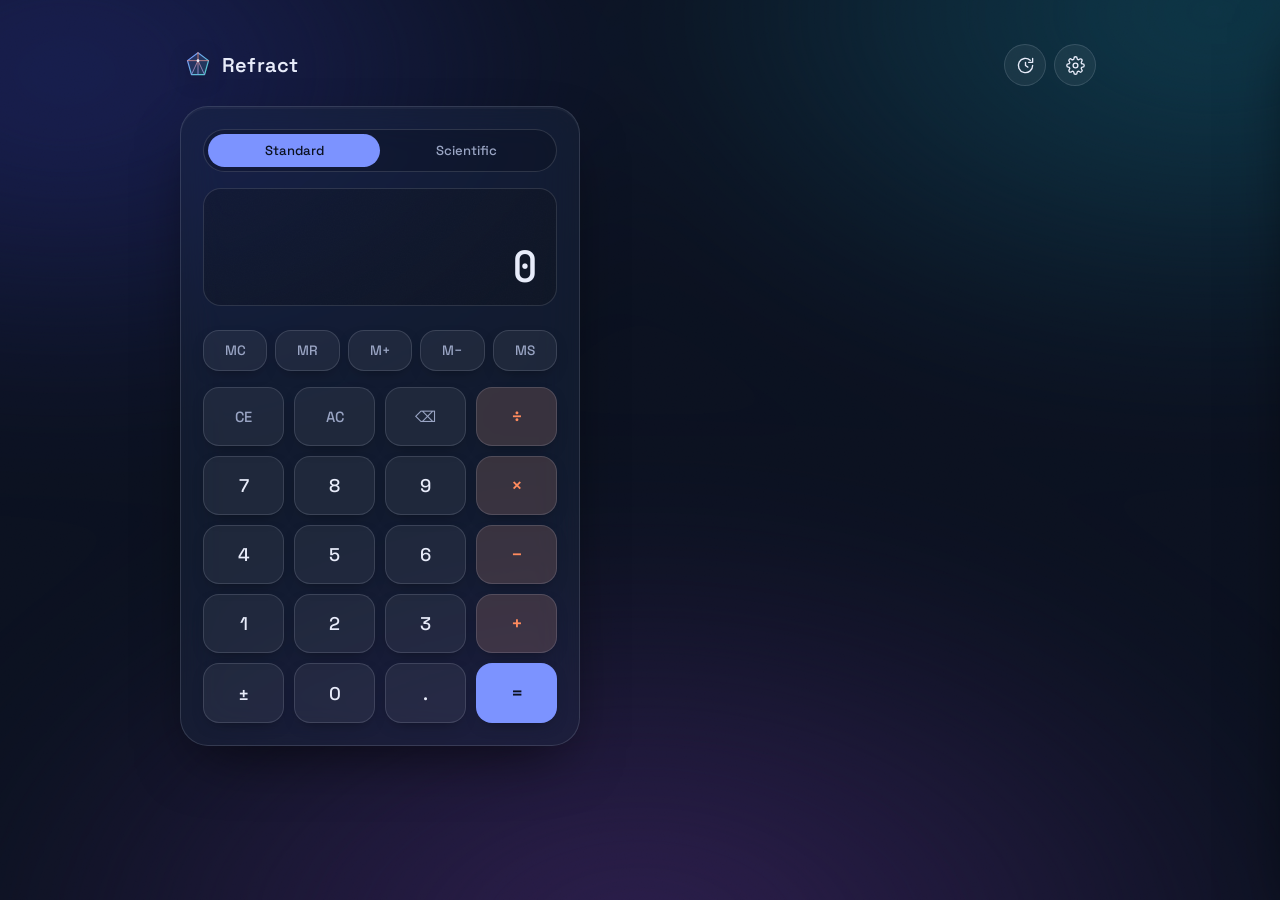
<file: Advanced-Glassmorphism-Calculator/index.html>
<!DOCTYPE html>
<html lang="en">
<head>
<meta charset="UTF-8" />
<meta name="viewport" content="width=device-width, initial-scale=1.0, viewport-fit=cover" />
<title>Refract — Advanced Glassmorphism Calculator</title>
<meta name="description" content="Refract: an advanced glassmorphism calculator with history, themes, keyboard shortcuts, and memory functions." />

<link rel="icon" type="image/svg+xml" href="assets/favicon.svg" />

<!-- Fonts: Space Grotesk (display/buttons), JetBrains Mono (numeric readout), Inter (UI labels) -->
<link rel="preconnect" href="https://fonts.googleapis.com" />
<link rel="preconnect" href="https://fonts.gstatic.com" crossorigin />
<link href="https://fonts.googleapis.com/css2?family=Space+Grotesk:wght@400;500;600;700&family=JetBrains+Mono:wght@400;500;600;700&family=Inter:wght@400;500;600&display=swap" rel="stylesheet" />

<link rel="stylesheet" href="css/style.css" />
</head>
<body data-theme="aurora">

  <!-- Ambient background layers: gradient wash + noise grain, purely decorative -->
  <div class="bg-scene" aria-hidden="true">
    <div class="bg-aurora"></div>
    <div class="bg-grain"></div>
  </div>

  <div class="app" id="app">

    <!-- Top bar: brand + utility controls -->
    <header class="topbar">
      <div class="brand">
        <img src="assets/logo.svg" alt="" class="brand__mark" width="28" height="28" />
        <span class="brand__name">Refract</span>
      </div>

      <div class="topbar__controls">
        <button class="icon-btn" id="historyToggle" type="button" aria-expanded="false" aria-controls="historyDrawer" title="History (H)">
          <svg viewBox="0 0 24 24" class="icon"><path d="M12 8v4l3 2M21 12a9 9 0 1 1-3-6.7" stroke-linecap="round" stroke-linejoin="round"/><path d="M21 3v5h-5" stroke-linecap="round" stroke-linejoin="round"/></svg>
          <span class="sr-only">Toggle history</span>
        </button>

        <button class="icon-btn" id="settingsToggle" type="button" aria-expanded="false" aria-controls="settingsPanel" title="Settings">
          <svg viewBox="0 0 24 24" class="icon"><circle cx="12" cy="12" r="3"/><path d="M19.4 15a1.7 1.7 0 0 0 .34 1.87l.06.06a2 2 0 1 1-2.83 2.83l-.06-.06a1.7 1.7 0 0 0-1.87-.34 1.7 1.7 0 0 0-1.04 1.56V21a2 2 0 0 1-4 0v-.09A1.7 1.7 0 0 0 9 19.4a1.7 1.7 0 0 0-1.87.34l-.06.06a2 2 0 1 1-2.83-2.83l.06-.06A1.7 1.7 0 0 0 4.6 15a1.7 1.7 0 0 0-1.56-1.04H3a2 2 0 0 1 0-4h.09A1.7 1.7 0 0 0 4.6 9a1.7 1.7 0 0 0-.34-1.87l-.06-.06a2 2 0 1 1 2.83-2.83l.06.06A1.7 1.7 0 0 0 9 4.6a1.7 1.7 0 0 0 1.04-1.56V3a2 2 0 0 1 4 0v.09A1.7 1.7 0 0 0 15 4.6a1.7 1.7 0 0 0 1.87-.34l.06-.06a2 2 0 1 1 2.83 2.83l-.06.06A1.7 1.7 0 0 0 19.4 9a1.7 1.7 0 0 0 1.56 1.04H21a2 2 0 0 1 0 4h-.09A1.7 1.7 0 0 0 19.4 15z" stroke-linecap="round" stroke-linejoin="round"/></svg>
          <span class="sr-only">Toggle settings</span>
        </button>
      </div>
    </header>

    <!-- Main stage holds calculator + drawer as sibling glass panes -->
    <main class="stage">

      <!-- Calculator glass panel -->
      <section class="calculator" id="calculator" aria-label="Calculator">

        <!-- Mode switch: Standard / Scientific -->
        <div class="mode-switch" role="tablist" aria-label="Calculator mode">
          <button class="mode-switch__btn is-active" role="tab" aria-selected="true" data-mode="standard" type="button">Standard</button>
          <button class="mode-switch__btn" role="tab" aria-selected="false" data-mode="scientific" type="button">Scientific</button>
        </div>

        <!-- Display -->
        <div class="display">
          <div class="display__grain" aria-hidden="true"></div>
          <div class="display__expression" id="expression" aria-live="off">&nbsp;</div>
          <div class="display__result-row">
            <span class="display__memory-badge" id="memoryBadge" hidden>M</span>
            <div class="display__result" id="result" aria-live="polite">0</div>
          </div>
        </div>

        <!-- Scientific function row (hidden in standard mode) -->
        <div class="keys keys--scientific" id="scientificKeys">
          <button class="key key--fn" data-action="fn" data-value="sin" type="button">sin</button>
          <button class="key key--fn" data-action="fn" data-value="cos" type="button">cos</button>
          <button class="key key--fn" data-action="fn" data-value="tan" type="button">tan</button>
          <button class="key key--fn" data-action="fn" data-value="log" type="button">log</button>
          <button class="key key--fn" data-action="fn" data-value="ln" type="button">ln</button>
          <button class="key key--fn" data-action="fn" data-value="sqrt" type="button">√x</button>
          <button class="key key--fn" data-action="fn" data-value="square" type="button">x²</button>
          <button class="key key--fn" data-action="fn" data-value="pow" type="button">xʸ</button>
          <button class="key key--fn" data-action="fn" data-value="pi" type="button">π</button>
          <button class="key key--fn" data-action="fn" data-value="e" type="button">e</button>
          <button class="key key--fn" data-action="fn" data-value="fact" type="button">x!</button>
          <button class="key key--fn" data-action="fn" data-value="inv" type="button">1/x</button>
        </div>

        <!-- Memory row -->
        <div class="keys keys--memory">
          <button class="key key--mem" data-action="mem" data-value="mc" type="button">MC</button>
          <button class="key key--mem" data-action="mem" data-value="mr" type="button">MR</button>
          <button class="key key--mem" data-action="mem" data-value="m-plus" type="button">M+</button>
          <button class="key key--mem" data-action="mem" data-value="m-minus" type="button">M−</button>
          <button class="key key--mem" data-action="mem" data-value="ms" type="button">MS</button>
        </div>

        <!-- Main keypad -->
        <div class="keys keys--main">
          <button class="key key--util" data-action="clear-entry" type="button">CE</button>
          <button class="key key--util" data-action="clear" type="button">AC</button>
          <button class="key key--util" data-action="backspace" type="button" title="Backspace (Backspace)">⌫</button>
          <button class="key key--op" data-action="operator" data-value="/" type="button">÷</button>

          <button class="key key--num" data-action="number" data-value="7" type="button">7</button>
          <button class="key key--num" data-action="number" data-value="8" type="button">8</button>
          <button class="key key--num" data-action="number" data-value="9" type="button">9</button>
          <button class="key key--op" data-action="operator" data-value="*" type="button">×</button>

          <button class="key key--num" data-action="number" data-value="4" type="button">4</button>
          <button class="key key--num" data-action="number" data-value="5" type="button">5</button>
          <button class="key key--num" data-action="number" data-value="6" type="button">6</button>
          <button class="key key--op" data-action="operator" data-value="-" type="button">−</button>

          <button class="key key--num" data-action="number" data-value="1" type="button">1</button>
          <button class="key key--num" data-action="number" data-value="2" type="button">2</button>
          <button class="key key--num" data-action="number" data-value="3" type="button">3</button>
          <button class="key key--op" data-action="operator" data-value="+" type="button">+</button>

          <button class="key key--num" data-action="sign" type="button">±</button>
          <button class="key key--num" data-action="number" data-value="0" type="button">0</button>
          <button class="key key--num" data-action="decimal" type="button">.</button>
          <button class="key key--equals" data-action="equals" type="button">=</button>
        </div>

      </section>

      <!-- History drawer: sibling glass pane, slides in -->
      <aside class="drawer" id="historyDrawer" aria-label="Calculation history" aria-hidden="true">
        <div class="drawer__header">
          <h2 class="drawer__title">History</h2>
          <button class="text-btn" id="clearHistory" type="button">Clear all</button>
        </div>
        <ol class="drawer__list" id="historyList">
          <!-- History entries injected here by script.js -->
        </ol>
        <p class="drawer__empty" id="historyEmpty">No calculations yet. Your work will appear here as you go.</p>
      </aside>

    </main>

    <!-- Settings panel: floating pane for theme + preferences -->
    <aside class="settings" id="settingsPanel" aria-label="Settings" aria-hidden="true">
      <div class="settings__header">
        <h2 class="settings__title">Settings</h2>
        <button class="icon-btn icon-btn--ghost" id="settingsClose" type="button" title="Close">
          <svg viewBox="0 0 24 24" class="icon"><path d="M18 6 6 18M6 6l12 12" stroke-linecap="round"/></svg>
          <span class="sr-only">Close settings</span>
        </button>
      </div>

      <div class="settings__group">
        <span class="settings__label">Theme</span>
        <div class="theme-grid" id="themeGrid">
          <button class="theme-swatch" data-theme="aurora" type="button" title="Aurora"><span class="theme-swatch__dot"></span>Aurora</button>
          <button class="theme-swatch" data-theme="dawn" type="button" title="Dawn"><span class="theme-swatch__dot"></span>Dawn</button>
          <button class="theme-swatch" data-theme="noir" type="button" title="Noir"><span class="theme-swatch__dot"></span>Noir</button>
          <button class="theme-swatch" data-theme="mint" type="button" title="Mint"><span class="theme-swatch__dot"></span>Mint</button>
        </div>
      </div>

      <div class="settings__group">
        <span class="settings__label">Number format</span>
        <label class="toggle-row">
          <span>Thousands separators</span>
          <input type="checkbox" id="toggleSeparators" checked />
        </label>
        <label class="toggle-row">
          <span>Reduce motion</span>
          <input type="checkbox" id="toggleMotion" />
        </label>
        <label class="toggle-row">
          <span>Sound feedback</span>
          <input type="checkbox" id="toggleSound" />
        </label>
      </div>

      <div class="settings__group">
        <span class="settings__label">Keyboard shortcuts</span>
        <ul class="shortcut-list">
          <li><kbd>0–9</kbd><span>Digits</span></li>
          <li><kbd>+ − * /</kbd><span>Operators</span></li>
          <li><kbd>Enter</kbd><span>Equals</span></li>
          <li><kbd>Backspace</kbd><span>Delete last</span></li>
          <li><kbd>Esc</kbd><span>All clear</span></li>
          <li><kbd>H</kbd><span>Toggle history</span></li>
        </ul>
      </div>
    </aside>

    <!-- Scrim shown behind drawer/settings on small screens -->
    <div class="scrim" id="scrim" hidden></div>

  </div>

  <script src="js/script.js" defer></script>
</body>
</html>
</file>
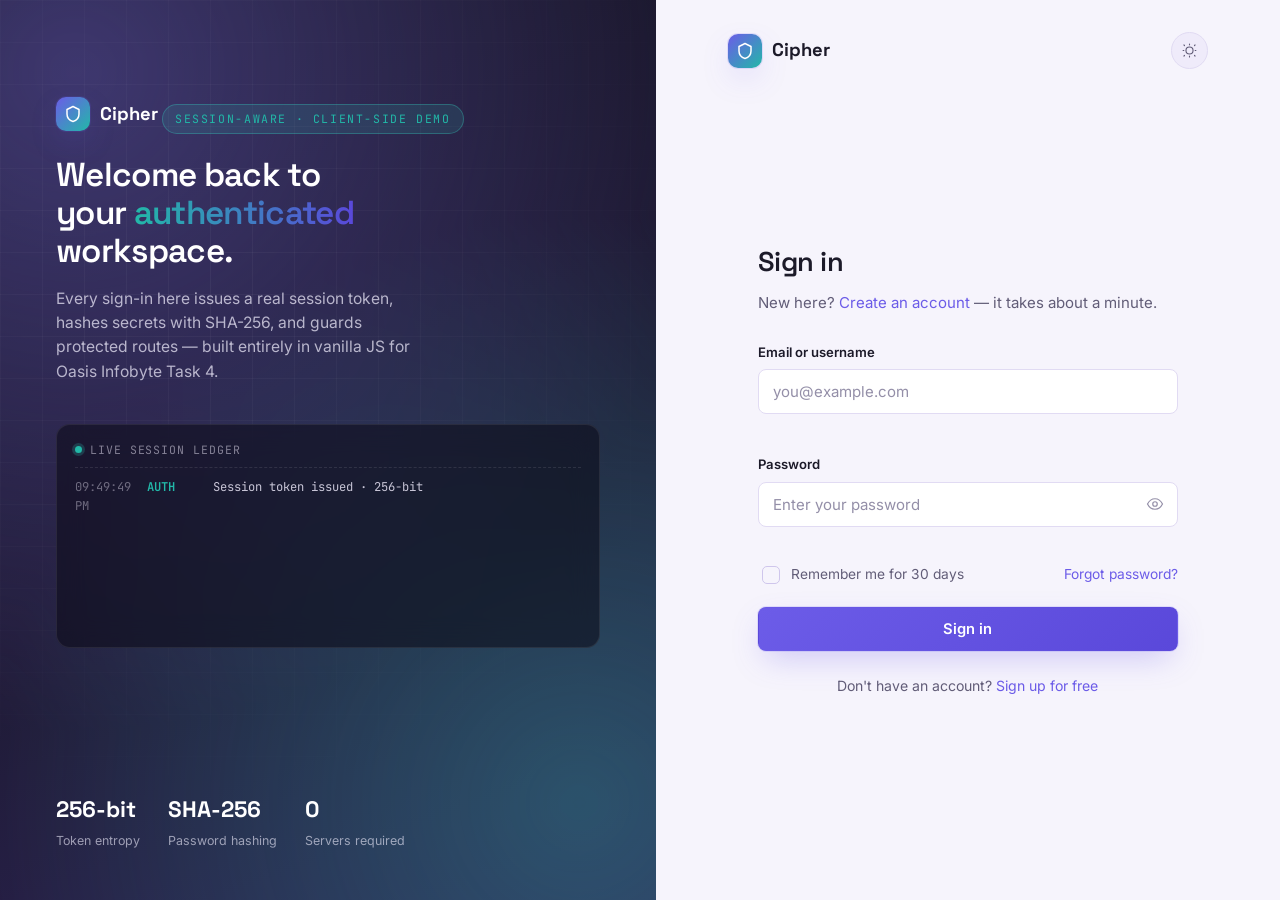
<file: WebDev-L2-LoginAuthentication/index.html>
<!DOCTYPE html>
<html lang="en">
<head>
<meta charset="UTF-8">
<meta name="viewport" content="width=device-width, initial-scale=1.0">
<title>Cipher · Advanced Login Authentication System</title>
<meta name="description" content="A premium, front-end-only authentication system built for Oasis Infobyte Web Development Internship Level 2 Task 4.">
<link rel="preconnect" href="https://fonts.googleapis.com">
<link href="https://fonts.googleapis.com/css2?family=Space+Grotesk:wght@500;600;700&family=Inter:wght@400;500;600&family=JetBrains+Mono:wght@400;500&display=swap" rel="stylesheet">
<link rel="stylesheet" href="style.css">
</head>
<body>
  <div class="splash">
    <div class="splash__inner">
      <span class="spinner"></span>
      <p class="text-dim mono" style="font-size:0.82rem;">Checking session…</p>
    </div>
  </div>

  <script src="storage.js"></script>
  <script src="auth.js"></script>
  <script>
    // Entry point: send authenticated users to their dashboard, everyone
    // else to the sign-in screen. No flash of the wrong page thanks to the
    // tiny splash + instant redirect.
    window.location.replace(Auth.isAuthenticated() ? "dashboard.html" : "login.html");
  </script>
</body>
</html>
</file>
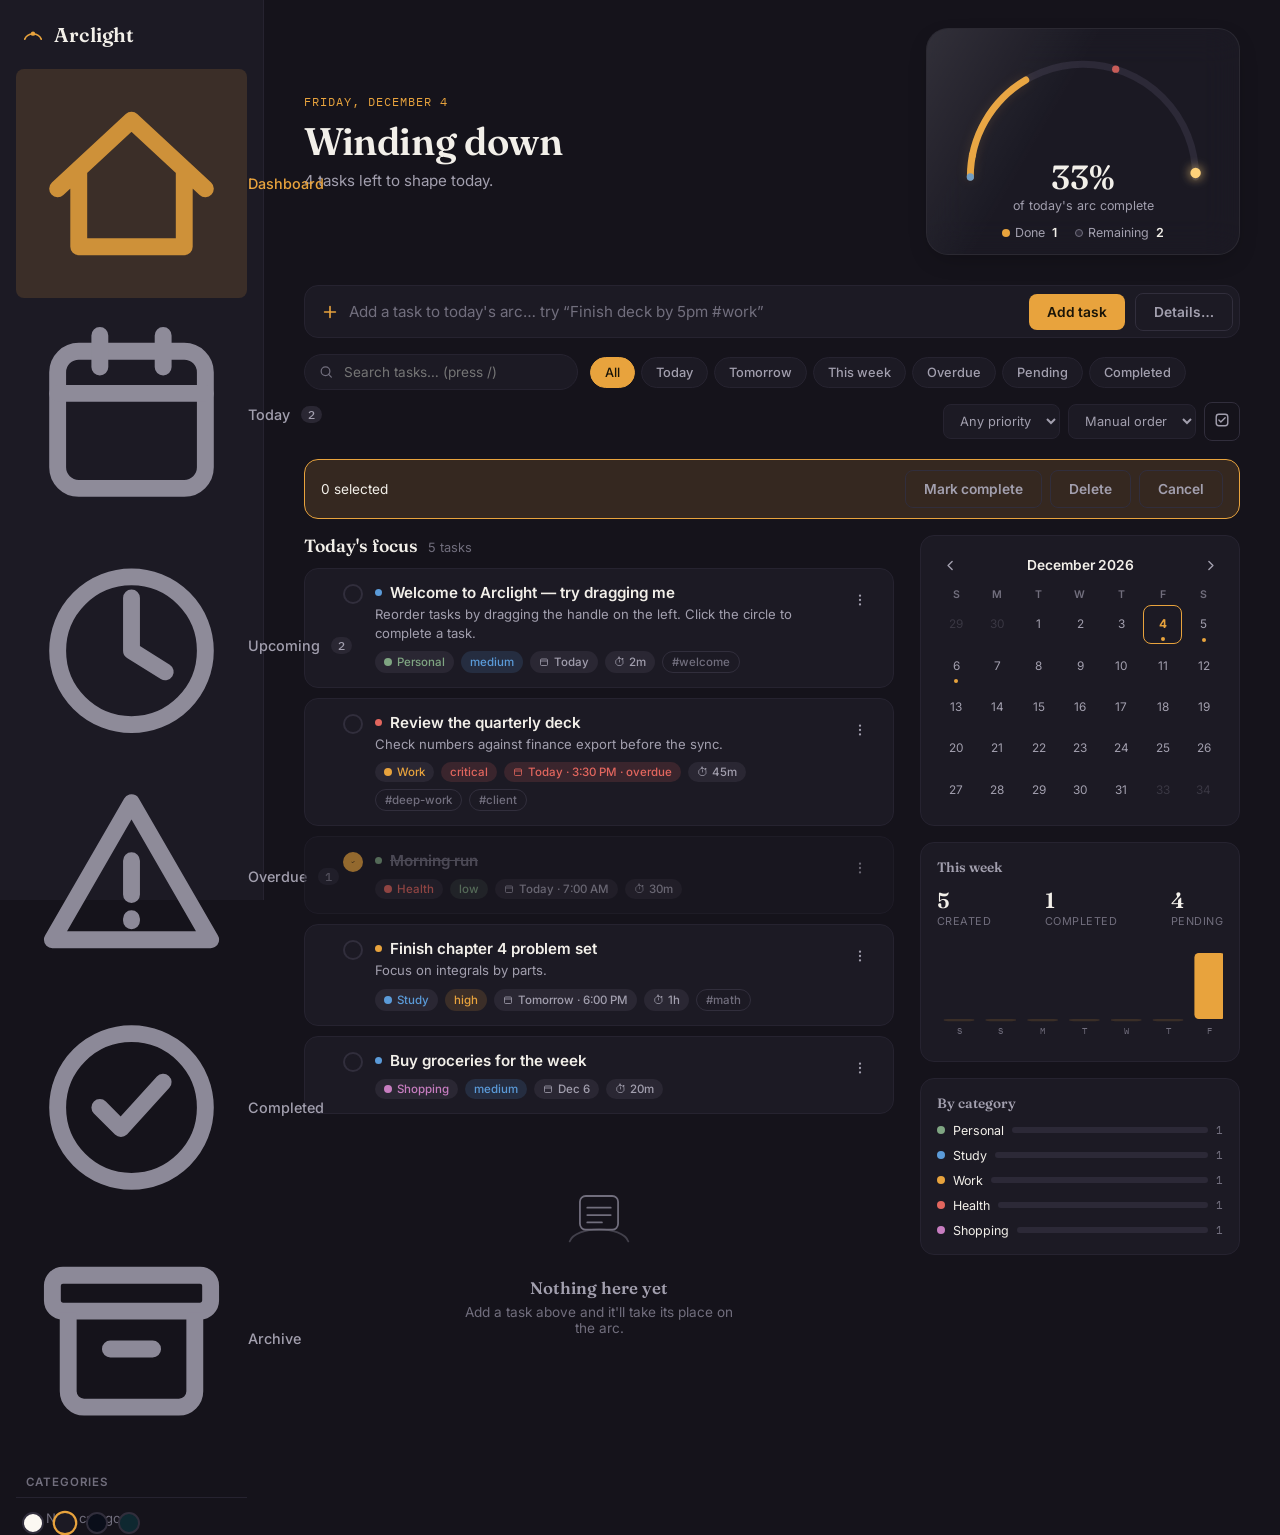
<file: WebDev-L2-TodoApp/index.html>
<!DOCTYPE html>
<html lang="en">
<head>
<meta charset="UTF-8" />
<meta name="viewport" content="width=device-width, initial-scale=1.0" />
<title>Arclight — Your day, mapped</title>
<meta name="description" content="Arclight is a premium task workspace that maps your day like an arc from sunrise to sunset." />

<link rel="preconnect" href="https://fonts.googleapis.com">
<link rel="preconnect" href="https://fonts.gstatic.com" crossorigin>
<link href="https://fonts.googleapis.com/css2?family=Fraunces:opsz,wght@9..144,400;9..144,500;9..144,600;9..144,700&family=Inter:wght@400;500;600;700;800&family=IBM+Plex+Mono:wght@400;500&display=swap" rel="stylesheet">

<link rel="stylesheet" href="style.css" />
</head>
<body data-theme="dusk">

<!-- ============ SKIP LINK ============ -->
<a class="skip-link" href="#main-content">Skip to main content</a>

<!-- ============ APP SHELL ============ -->
<div class="app-shell">

  <!-- ================= SIDEBAR ================= -->
  <aside class="sidebar" id="sidebar" aria-label="Primary navigation">
    <div class="sidebar__brand">
      <span class="brand-mark" aria-hidden="true">
        <svg viewBox="0 0 32 32" width="22" height="22" fill="none">
          <path d="M4 22c4-10 20-10 24 0" stroke="currentColor" stroke-width="2.4" stroke-linecap="round"/>
          <circle cx="16" cy="14" r="3.2" fill="currentColor"/>
        </svg>
      </span>
      <span class="brand-name">Arclight</span>
    </div>

    <nav class="sidebar__nav" aria-label="Views">
      <button class="nav-item is-active" data-view="dashboard" type="button">
        <svg class="nav-icon" viewBox="0 0 20 20" fill="none"><path d="M3 10.5 10 4l7 6.5M5 9v7h10V9" stroke="currentColor" stroke-width="1.6" stroke-linecap="round" stroke-linejoin="round"/></svg>
        <span>Dashboard</span>
      </button>
      <button class="nav-item" data-filter="today" type="button">
        <svg class="nav-icon" viewBox="0 0 20 20" fill="none"><rect x="3" y="4" width="14" height="13" rx="2" stroke="currentColor" stroke-width="1.6"/><path d="M3 8h14M7 2.5v3M13 2.5v3" stroke="currentColor" stroke-width="1.6" stroke-linecap="round"/></svg>
        <span>Today</span>
        <span class="nav-count" id="count-today">0</span>
      </button>
      <button class="nav-item" data-filter="upcoming" type="button">
        <svg class="nav-icon" viewBox="0 0 20 20" fill="none"><path d="M10 5.5v5l3.2 2" stroke="currentColor" stroke-width="1.6" stroke-linecap="round" stroke-linejoin="round"/><circle cx="10" cy="10.5" r="7" stroke="currentColor" stroke-width="1.6"/></svg>
        <span>Upcoming</span>
        <span class="nav-count" id="count-upcoming">0</span>
      </button>
      <button class="nav-item" data-filter="overdue" type="button">
        <svg class="nav-icon" viewBox="0 0 20 20" fill="none"><path d="M10 3 17.5 16H2.5L10 3Z" stroke="currentColor" stroke-width="1.6" stroke-linejoin="round"/><path d="M10 8.5v3.2M10 14v.2" stroke="currentColor" stroke-width="1.6" stroke-linecap="round"/></svg>
        <span>Overdue</span>
        <span class="nav-count" id="count-overdue">0</span>
      </button>
      <button class="nav-item" data-filter="completed" type="button">
        <svg class="nav-icon" viewBox="0 0 20 20" fill="none"><circle cx="10" cy="10" r="7" stroke="currentColor" stroke-width="1.6"/><path d="m7 10 2 2 4-4.4" stroke="currentColor" stroke-width="1.6" stroke-linecap="round" stroke-linejoin="round"/></svg>
        <span>Completed</span>
      </button>
      <button class="nav-item" data-filter="archive" type="button">
        <svg class="nav-icon" viewBox="0 0 20 20" fill="none"><rect x="2.5" y="4" width="15" height="3.4" rx="1" stroke="currentColor" stroke-width="1.6"/><path d="M4 7.5V15a1.5 1.5 0 0 0 1.5 1.5h9A1.5 1.5 0 0 0 16 15V7.5" stroke="currentColor" stroke-width="1.6"/><path d="M8 11h4" stroke="currentColor" stroke-width="1.6" stroke-linecap="round"/></svg>
        <span>Archive</span>
      </button>
    </nav>

    <div class="sidebar__section">
      <div class="sidebar__section-head">
        <span>Categories</span>
      </div>
      <ul class="category-list" id="category-list" aria-label="Categories"></ul>
      <button class="add-category-btn" id="add-category-btn" type="button">
        <svg viewBox="0 0 16 16" width="13" height="13" fill="none"><path d="M8 3v10M3 8h10" stroke="currentColor" stroke-width="1.6" stroke-linecap="round"/></svg>
        New category
      </button>
    </div>

    <div class="sidebar__footer">
      <div class="theme-switcher" role="radiogroup" aria-label="Theme">
        <button class="theme-dot" data-theme-choice="light" role="radio" aria-checked="false" aria-label="Daybreak theme" title="Daybreak"></button>
        <button class="theme-dot" data-theme-choice="dusk" role="radio" aria-checked="true" aria-label="Dusk theme" title="Dusk"></button>
        <button class="theme-dot" data-theme-choice="midnight" role="radio" aria-checked="false" aria-label="Midnight theme" title="Midnight"></button>
        <button class="theme-dot" data-theme-choice="ocean" role="radio" aria-checked="false" aria-label="Ocean theme" title="Ocean"></button>
      </div>
    </div>
  </aside>

  <!-- ================= MAIN ================= -->
  <main class="main" id="main-content">

    <!-- Mobile top bar -->
    <div class="mobile-topbar">
      <button class="icon-btn" id="mobile-menu-btn" aria-label="Open menu" aria-expanded="false" aria-controls="sidebar">
        <svg viewBox="0 0 20 20" width="20" height="20" fill="none"><path d="M3 5h14M3 10h14M3 15h14" stroke="currentColor" stroke-width="1.7" stroke-linecap="round"/></svg>
      </button>
      <span class="brand-name">Arclight</span>
      <button class="icon-btn" id="mobile-search-btn" aria-label="Search tasks">
        <svg viewBox="0 0 20 20" width="18" height="18" fill="none"><circle cx="9" cy="9" r="6" stroke="currentColor" stroke-width="1.7"/><path d="m17 17-4-4" stroke="currentColor" stroke-width="1.7" stroke-linecap="round"/></svg>
      </button>
    </div>

    <!-- ============ HERO / DASHBOARD HEADER ============ -->
    <header class="dash-header" id="dash-header">
      <div class="dash-header__intro">
        <p class="dash-eyebrow" id="dash-date">Loading date…</p>
        <h1 class="dash-greeting" id="dash-greeting">Welcome back</h1>
        <p class="dash-subline" id="dash-subline">Here's how your day is shaping up.</p>
      </div>

      <!-- SIGNATURE ELEMENT: The Day Arc -->
      <div class="day-arc-card" aria-hidden="false">
        <svg class="day-arc" viewBox="0 0 300 170" role="img" aria-labelledby="day-arc-title">
          <title id="day-arc-title">Arc of your day showing task completion and time of day</title>
          <path class="arc-track" d="M20 150 A130 130 0 0 1 280 150" fill="none" stroke-linecap="round"/>
          <path class="arc-fill" id="arc-fill" d="M20 150 A130 130 0 0 1 280 150" fill="none" stroke-linecap="round"/>
          <g id="arc-dots"></g>
          <g id="arc-sun-marker">
            <circle r="6" class="arc-sun" />
          </g>
        </svg>
        <div class="day-arc__stats">
          <div class="day-arc__percent" id="completion-percent">0%</div>
          <div class="day-arc__label">of today's arc complete</div>
        </div>
        <div class="day-arc__legend">
          <span><i class="dot dot--done"></i>Done <b id="stat-completed">0</b></span>
          <span><i class="dot dot--pending"></i>Remaining <b id="stat-remaining">0</b></span>
        </div>
      </div>
    </header>

    <!-- ============ QUICK ADD ============ -->
    <section class="quick-add" aria-label="Quick add task">
      <form id="quick-add-form" class="quick-add__form" autocomplete="off">
        <svg class="quick-add__icon" viewBox="0 0 20 20" width="18" height="18" fill="none"><path d="M10 4v12M4 10h12" stroke="currentColor" stroke-width="1.8" stroke-linecap="round"/></svg>
        <input type="text" id="quick-add-input" placeholder="Add a task to today's arc… try “Finish deck by 5pm #work”" aria-label="Quick add task title" />
        <button type="submit" class="btn btn--primary" id="quick-add-submit">Add task</button>
        <button type="button" class="btn btn--ghost" id="open-full-form-btn">Details…</button>
      </form>
    </section>

    <!-- ============ TOOLBAR: search + filters ============ -->
    <section class="toolbar" aria-label="Search and filters">
      <div class="search-box">
        <svg viewBox="0 0 20 20" width="16" height="16" fill="none"><circle cx="9" cy="9" r="6" stroke="currentColor" stroke-width="1.7"/><path d="m17 17-4-4" stroke="currentColor" stroke-width="1.7" stroke-linecap="round"/></svg>
        <input type="text" id="search-input" placeholder="Search tasks… (press /)" aria-label="Search tasks" />
      </div>

      <div class="filter-chips" id="filter-chips" role="tablist" aria-label="Task filters">
        <button class="chip is-active" data-filter="all" role="tab" aria-selected="true">All</button>
        <button class="chip" data-filter="today" role="tab" aria-selected="false">Today</button>
        <button class="chip" data-filter="tomorrow" role="tab" aria-selected="false">Tomorrow</button>
        <button class="chip" data-filter="week" role="tab" aria-selected="false">This week</button>
        <button class="chip" data-filter="overdue" role="tab" aria-selected="false">Overdue</button>
        <button class="chip" data-filter="pending" role="tab" aria-selected="false">Pending</button>
        <button class="chip" data-filter="completed" role="tab" aria-selected="false">Completed</button>
      </div>

      <div class="toolbar__right">
        <select id="priority-filter" class="select-input" aria-label="Filter by priority">
          <option value="all">Any priority</option>
          <option value="critical">Critical</option>
          <option value="high">High</option>
          <option value="medium">Medium</option>
          <option value="low">Low</option>
        </select>
        <select id="sort-select" class="select-input" aria-label="Sort tasks">
          <option value="manual">Manual order</option>
          <option value="due">Due date</option>
          <option value="priority">Priority</option>
          <option value="created">Date created</option>
          <option value="alpha">Alphabetical</option>
        </select>
        <button class="btn btn--icon" id="select-mode-btn" aria-pressed="false" title="Select multiple">
          <svg viewBox="0 0 18 18" width="16" height="16" fill="none"><rect x="2.5" y="2.5" width="13" height="13" rx="3" stroke="currentColor" stroke-width="1.6"/><path d="m5.5 9 2.2 2.2L12.5 6.5" stroke="currentColor" stroke-width="1.6" stroke-linecap="round" stroke-linejoin="round"/></svg>
        </button>
      </div>
    </section>

    <!-- Bulk action bar -->
    <div class="bulk-bar" id="bulk-bar" hidden>
      <span id="bulk-count">0 selected</span>
      <div class="bulk-bar__actions">
        <button class="btn btn--ghost" id="bulk-complete-btn">Mark complete</button>
        <button class="btn btn--ghost" id="bulk-delete-btn">Delete</button>
        <button class="btn btn--ghost" id="bulk-cancel-btn">Cancel</button>
      </div>
    </div>

    <!-- ============ CONTENT GRID: task list + side panel ============ -->
    <div class="content-grid">

      <!-- TASK LIST -->
      <section class="task-panel" aria-label="Task list">
        <div class="task-panel__head">
          <h2 id="list-heading">Today's focus</h2>
          <span class="task-panel__meta" id="list-meta"></span>
        </div>
        <ul class="task-list" id="task-list" aria-live="polite"></ul>

        <div class="empty-state" id="empty-state" hidden>
          <svg viewBox="0 0 120 120" width="88" height="88" fill="none" aria-hidden="true">
            <path d="M20 92c8-22 72-22 80 0" stroke="currentColor" stroke-width="2.4" stroke-linecap="round" opacity=".5"/>
            <rect x="34" y="30" width="52" height="46" rx="8" stroke="currentColor" stroke-width="2.4"/>
            <path d="M44 46h32M44 56h32M44 66h20" stroke="currentColor" stroke-width="2.4" stroke-linecap="round"/>
          </svg>
          <h3 id="empty-state-title">Nothing here yet</h3>
          <p id="empty-state-body">Add a task above and it'll take its place on the arc.</p>
        </div>
      </section>

      <!-- SIDE PANEL -->
      <aside class="side-panel" aria-label="Calendar and statistics">
        <button class="side-panel__toggle" id="side-panel-toggle" aria-expanded="true" aria-controls="side-panel-body">
          <span>Overview</span>
          <svg viewBox="0 0 16 16" width="14" height="14" fill="none"><path d="m4 6 4 4 4-4" stroke="currentColor" stroke-width="1.6" stroke-linecap="round" stroke-linejoin="round"/></svg>
        </button>

        <div id="side-panel-body">
          <!-- Mini calendar -->
          <div class="panel-card calendar-card">
            <div class="calendar-card__head">
              <button class="icon-btn icon-btn--sm" id="cal-prev" aria-label="Previous month">
                <svg viewBox="0 0 16 16" width="13" height="13" fill="none"><path d="m10 3-5 5 5 5" stroke="currentColor" stroke-width="1.7" stroke-linecap="round" stroke-linejoin="round"/></svg>
              </button>
              <span id="cal-month-label">Month Year</span>
              <button class="icon-btn icon-btn--sm" id="cal-next" aria-label="Next month">
                <svg viewBox="0 0 16 16" width="13" height="13" fill="none"><path d="m6 3 5 5-5 5" stroke="currentColor" stroke-width="1.7" stroke-linecap="round" stroke-linejoin="round"/></svg>
              </button>
            </div>
            <div class="calendar-grid" id="calendar-weekdays"></div>
            <div class="calendar-grid" id="calendar-days"></div>
          </div>

          <!-- Stats -->
          <div class="panel-card stats-card">
            <h3>This week</h3>
            <div class="stats-row">
              <div class="stat-block"><span class="stat-num" id="stat-created">0</span><span class="stat-lbl">Created</span></div>
              <div class="stat-block"><span class="stat-num" id="stat-done-total">0</span><span class="stat-lbl">Completed</span></div>
              <div class="stat-block"><span class="stat-num" id="stat-pending-total">0</span><span class="stat-lbl">Pending</span></div>
            </div>
            <svg class="week-chart" id="week-chart" viewBox="0 0 260 90" aria-label="Tasks completed per day this week"></svg>
          </div>

          <!-- Category breakdown -->
          <div class="panel-card">
            <h3>By category</h3>
            <div id="category-breakdown" class="category-breakdown"></div>
          </div>
        </div>
      </aside>
    </div>
  </main>
</div>

<!-- ============ FAB (mobile quick add) ============ -->
<button class="fab" id="fab-add" aria-label="Add new task">
  <svg viewBox="0 0 24 24" width="24" height="24" fill="none"><path d="M12 5v14M5 12h14" stroke="currentColor" stroke-width="2" stroke-linecap="round"/></svg>
</button>

<!-- ============ TASK MODAL (full form) ============ -->
<div class="modal-overlay" id="task-modal-overlay" hidden>
  <div class="modal" role="dialog" aria-modal="true" aria-labelledby="modal-title" id="task-modal">
    <div class="modal__head">
      <h2 id="modal-title">New task</h2>
      <button class="icon-btn" id="modal-close-btn" aria-label="Close dialog">
        <svg viewBox="0 0 18 18" width="16" height="16" fill="none"><path d="m4 4 10 10M14 4 4 14" stroke="currentColor" stroke-width="1.7" stroke-linecap="round"/></svg>
      </button>
    </div>

    <form id="task-form" class="modal__body">
      <input type="hidden" id="task-id" />

      <label class="field">
        <span class="field__label">Title</span>
        <input type="text" id="field-title" required maxlength="120" placeholder="What needs doing?" />
      </label>

      <label class="field">
        <span class="field__label">Description</span>
        <textarea id="field-description" rows="2" maxlength="500" placeholder="Add more context (optional)"></textarea>
      </label>

      <div class="field-row">
        <label class="field">
          <span class="field__label">Category</span>
          <select id="field-category"></select>
        </label>
        <label class="field">
          <span class="field__label">Priority</span>
          <select id="field-priority">
            <option value="critical">Critical</option>
            <option value="high">High</option>
            <option value="medium" selected>Medium</option>
            <option value="low">Low</option>
          </select>
        </label>
      </div>

      <div class="field-row">
        <label class="field">
          <span class="field__label">Due date</span>
          <input type="date" id="field-date" />
        </label>
        <label class="field">
          <span class="field__label">Due time</span>
          <input type="time" id="field-time" />
        </label>
        <label class="field field--narrow">
          <span class="field__label">Est. time</span>
          <input type="text" id="field-estimate" placeholder="30m" maxlength="12" />
        </label>
      </div>

      <label class="field">
        <span class="field__label">Tags <span class="field__hint">comma separated</span></span>
        <input type="text" id="field-tags" placeholder="deep-work, client" />
      </label>

      <label class="field">
        <span class="field__label">Notes</span>
        <textarea id="field-notes" rows="2" maxlength="500" placeholder="Any extra notes"></textarea>
      </label>

      <div class="modal__footer">
        <button type="button" class="btn btn--ghost" id="modal-cancel-btn">Cancel</button>
        <button type="submit" class="btn btn--primary" id="modal-save-btn">Save task</button>
      </div>
    </form>
  </div>
</div>

<!-- ============ NEW CATEGORY MODAL ============ -->
<div class="modal-overlay" id="category-modal-overlay" hidden>
  <div class="modal modal--sm" role="dialog" aria-modal="true" aria-labelledby="cat-modal-title">
    <div class="modal__head">
      <h2 id="cat-modal-title">New category</h2>
      <button class="icon-btn" id="cat-modal-close-btn" aria-label="Close dialog">
        <svg viewBox="0 0 18 18" width="16" height="16" fill="none"><path d="m4 4 10 10M14 4 4 14" stroke="currentColor" stroke-width="1.7" stroke-linecap="round"/></svg>
      </button>
    </div>
    <form id="category-form" class="modal__body">
      <label class="field">
        <span class="field__label">Name</span>
        <input type="text" id="cat-name" required maxlength="24" placeholder="e.g. Finance" />
      </label>
      <label class="field">
        <span class="field__label">Color</span>
        <div class="color-swatches" id="color-swatches"></div>
      </label>
      <div class="modal__footer">
        <button type="button" class="btn btn--ghost" id="cat-cancel-btn">Cancel</button>
        <button type="submit" class="btn btn--primary">Create category</button>
      </div>
    </form>
  </div>
</div>

<!-- ============ TOAST CONTAINER ============ -->
<div class="toast-stack" id="toast-stack" aria-live="polite" aria-atomic="false"></div>

<script src="script.js"></script>
</body>
</html>
</file>
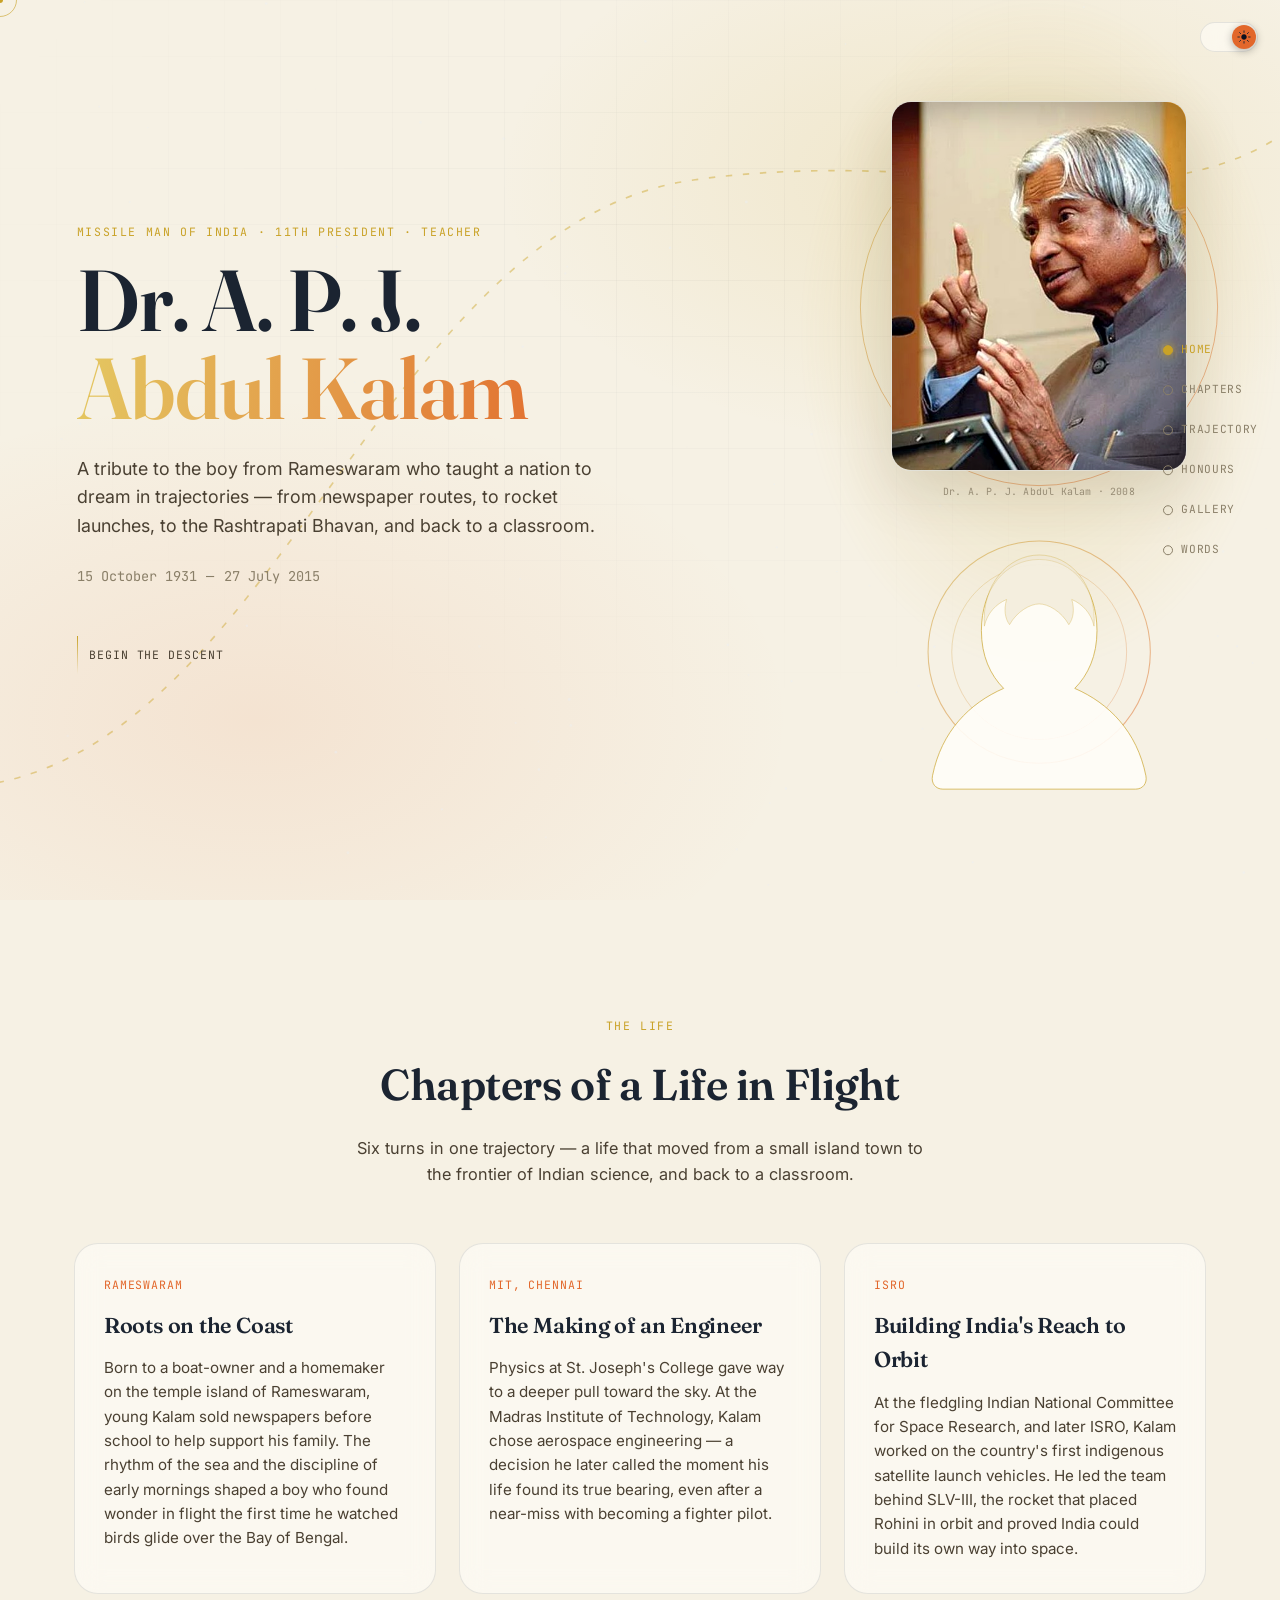
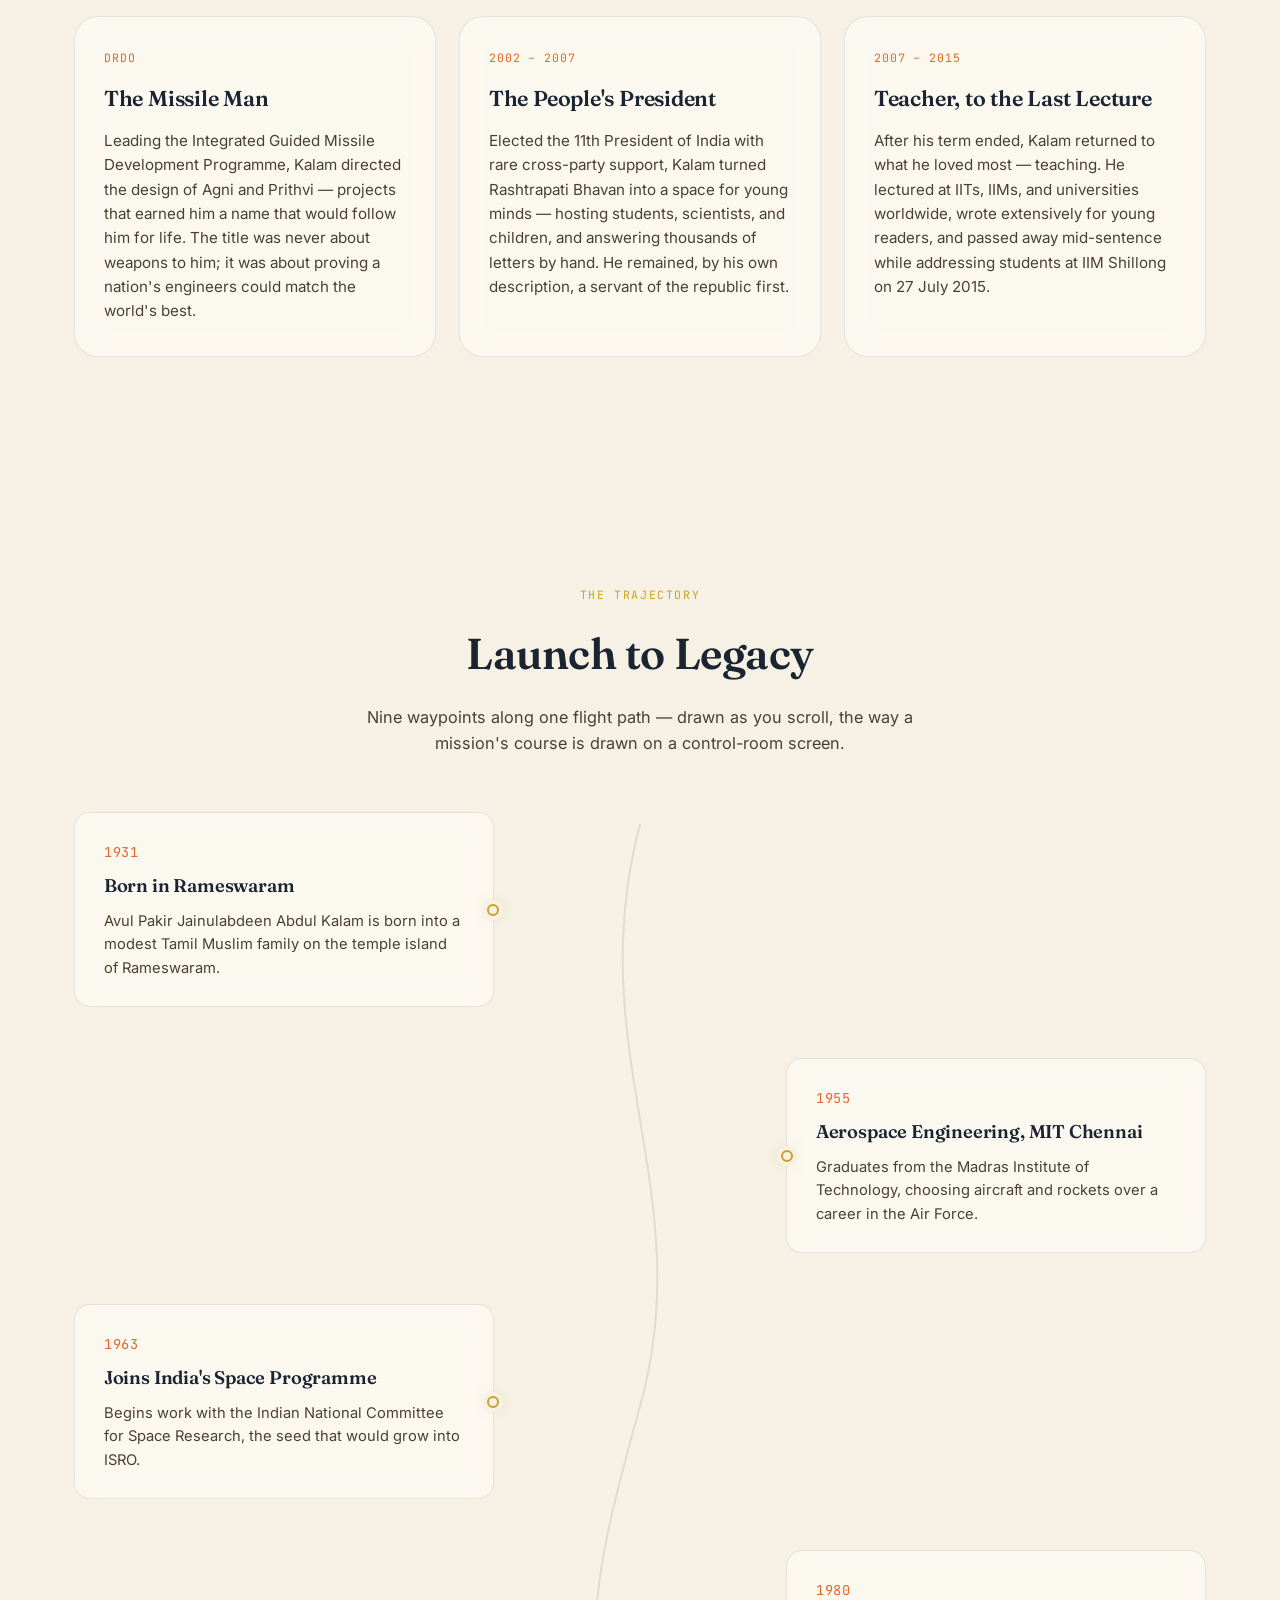
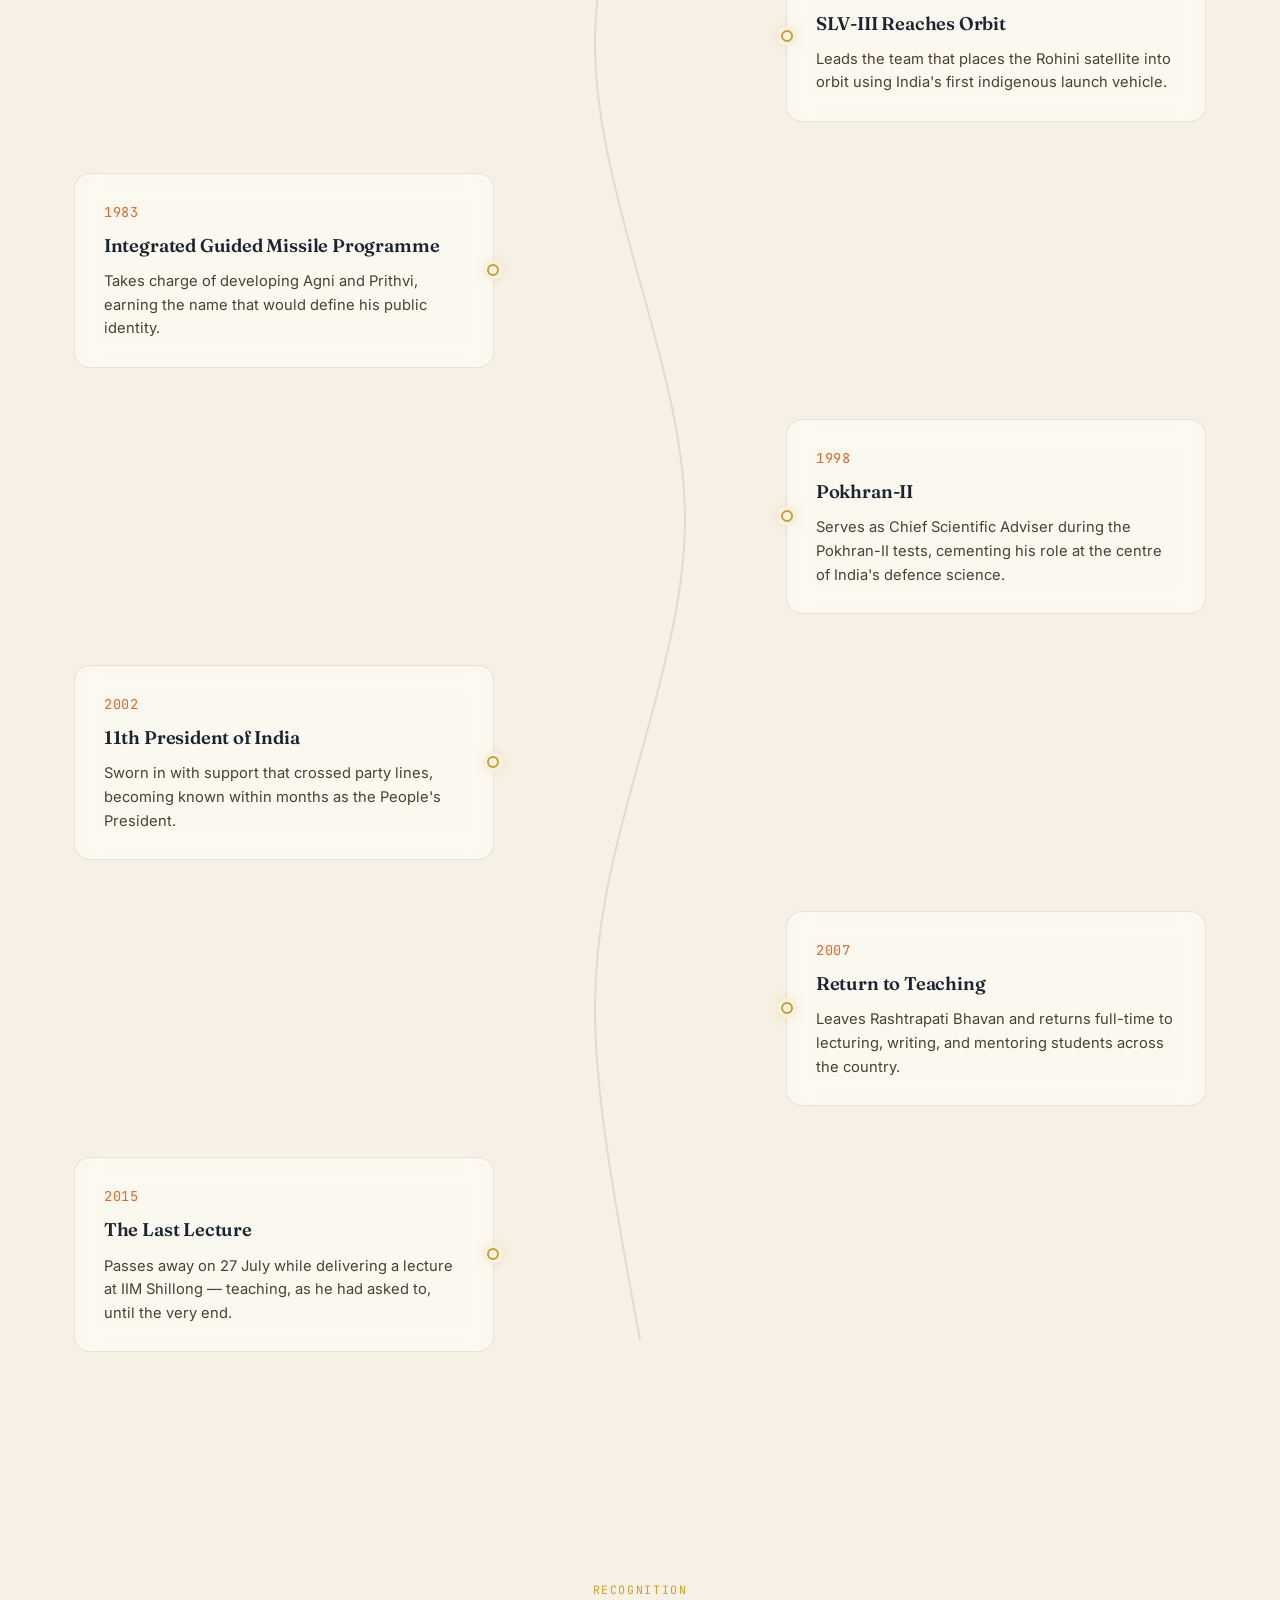
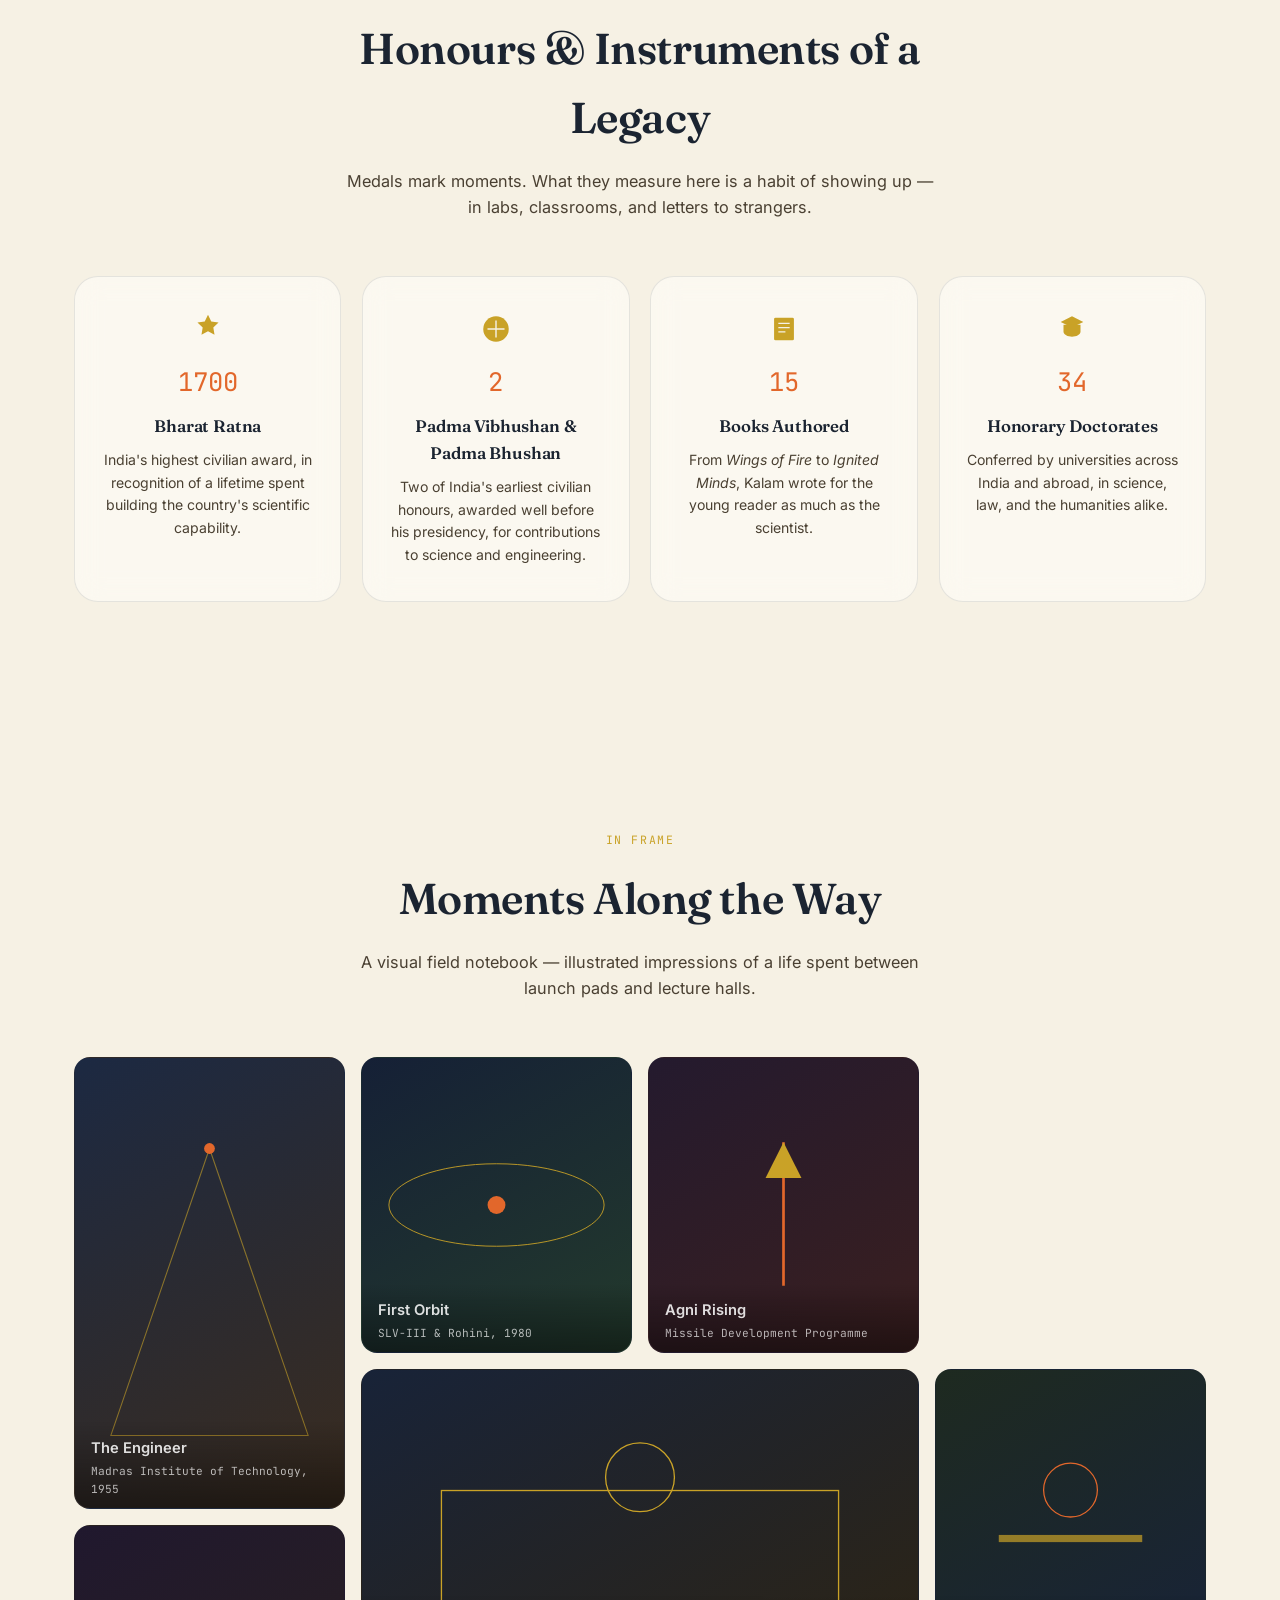
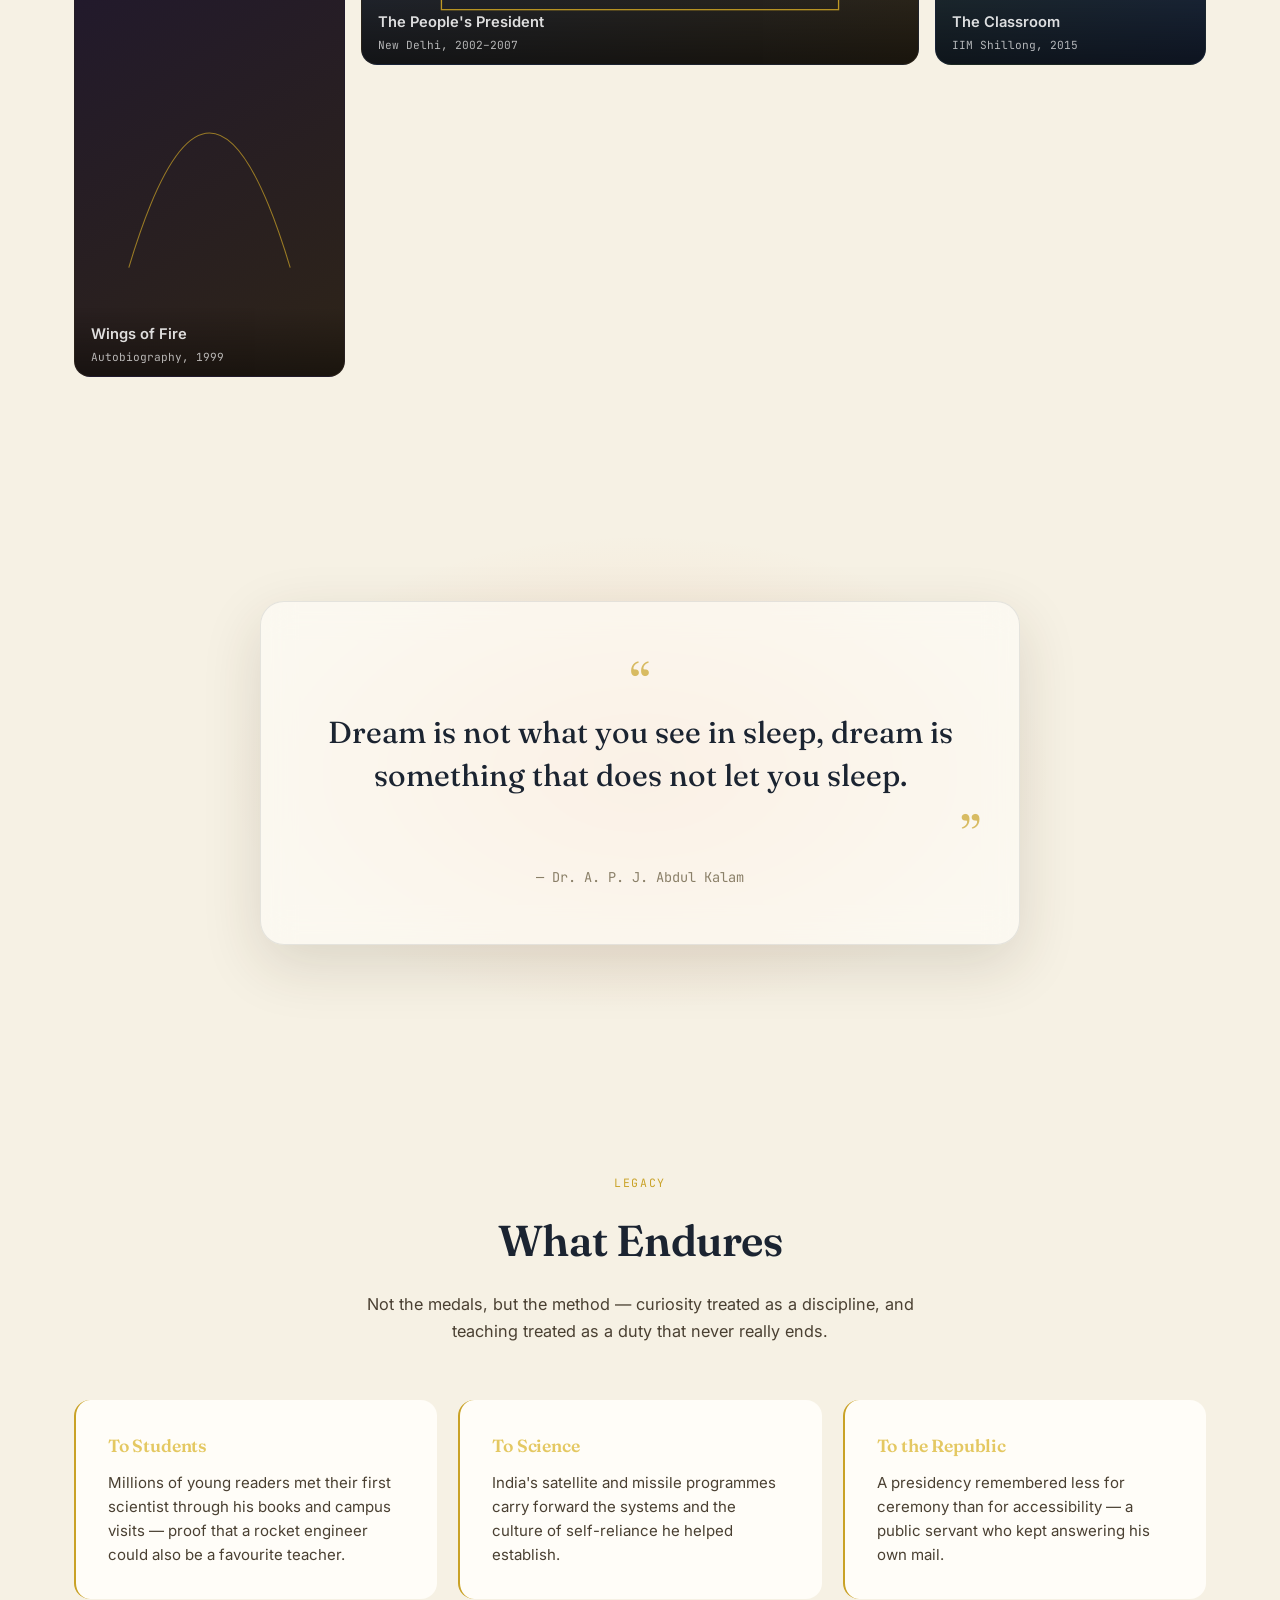
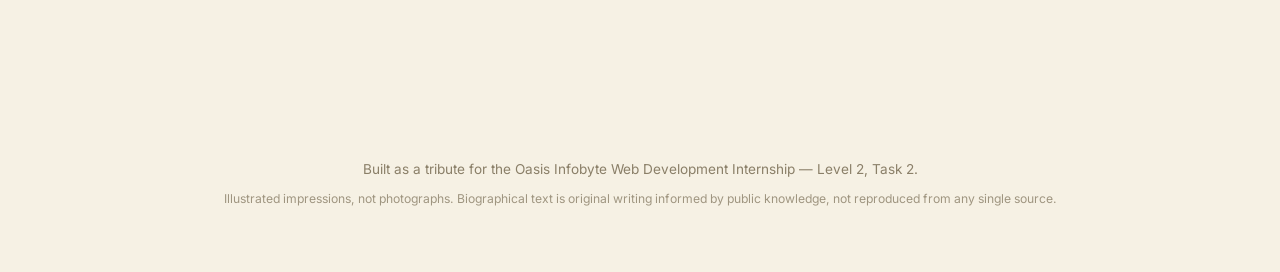
<file: WebDev-L2-TributePage/index.html>
<!DOCTYPE html>
<html lang="en">
<head>
<meta charset="UTF-8" />
<meta name="viewport" content="width=device-width, initial-scale=1.0" />
<title>Dr. A. P. J. Abdul Kalam — Wings of Fire | A Tribute</title>
<meta name="description" content="An interactive tribute to Dr. A. P. J. Abdul Kalam — scientist, teacher, and the People's President of India." />
<link rel="icon" href="data:,">
<link rel="preconnect" href="https://fonts.googleapis.com">
<link rel="preconnect" href="https://fonts.gstatic.com" crossorigin>
<link href="https://fonts.googleapis.com/css2?family=Fraunces:opsz,wght@9..144,300;9..144,450;9..144,600;9..144,700&family=Inter:wght@400;500;600&family=JetBrains+Mono:wght@400;500&display=swap" rel="stylesheet">
<link rel="stylesheet" href="style.css">
</head>
<body>

<!-- Custom cursor -->
<div class="cursor-dot" aria-hidden="true"></div>
<div class="cursor-ring" aria-hidden="true"></div>

<!-- Skip link for accessibility -->
<a class="skip-link" href="#main">Skip to content</a>

<!-- Theme toggle -->
<button id="theme-toggle" class="theme-toggle" aria-label="Toggle light and dark theme" aria-pressed="false">
  <span class="theme-toggle-track">
    <span class="theme-toggle-thumb" aria-hidden="true">
      <svg class="icon-sun" viewBox="0 0 24 24" aria-hidden="true"><circle cx="12" cy="12" r="4.2"/><g stroke="currentColor" stroke-width="1.6" stroke-linecap="round"><line x1="12" y1="1.5" x2="12" y2="4.2"/><line x1="12" y1="19.8" x2="12" y2="22.5"/><line x1="1.5" y1="12" x2="4.2" y2="12"/><line x1="19.8" y1="12" x2="22.5" y2="12"/><line x1="4.4" y1="4.4" x2="6.3" y2="6.3"/><line x1="17.7" y1="17.7" x2="19.6" y2="19.6"/><line x1="4.4" y1="19.6" x2="6.3" y2="17.7"/><line x1="17.7" y1="6.3" x2="19.6" y2="4.4"/></g></svg>
      <svg class="icon-moon" viewBox="0 0 24 24" aria-hidden="true"><path d="M20 14.5A8.5 8.5 0 1 1 9.5 4a7 7 0 1 0 10.5 10.5Z"/></svg>
    </span>
  </span>
</button>

<!-- Progress rail -->
<div class="scroll-rail" aria-hidden="true"><div class="scroll-rail-fill" id="scroll-fill"></div></div>

<!-- Nav -->
<nav class="site-nav" aria-label="Section navigation">
  <ol>
    <li><a href="#hero" data-nav>Home</a></li>
    <li><a href="#chapters" data-nav>Chapters</a></li>
    <li><a href="#timeline" data-nav>Trajectory</a></li>
    <li><a href="#honours" data-nav>Honours</a></li>
    <li><a href="#gallery" data-nav>Gallery</a></li>
    <li><a href="#quote" data-nav>Words</a></li>
  </ol>
</nav>

<main id="main">

  <!-- ============ HERO ============ -->
  <header id="hero" class="hero">
    <div class="hero-field" id="hero-field" aria-hidden="true"></div>
    <div class="blueprint-grid" aria-hidden="true"></div>

    <svg class="hero-arc" viewBox="0 0 1200 800" preserveAspectRatio="none" aria-hidden="true">
      <path id="hero-arc-path" d="M -50 700 C 250 700, 350 200, 650 160 S 1150 250, 1300 20" />
    </svg>

    <div class="hero-inner">
      <p class="eyebrow" data-reveal>Missile Man of India · 11th President · Teacher</p>
      <h1 class="hero-title" data-reveal>
        <span class="line">Dr. A. P. J.</span>
        <span class="line hero-title-accent">Abdul&nbsp;Kalam</span>
      </h1>
      <p class="hero-tagline" data-reveal>
        A tribute to the boy from Rameswaram who taught a nation to dream in trajectories —
        from newspaper routes, to rocket launches, to the Rashtrapati Bhavan, and back to a classroom.
      </p>
      <div class="hero-meta" data-reveal>
        <span>15 October 1931</span>
        <span class="dot">—</span>
        <span>27 July 2015</span>
      </div>
      <a href="#chapters" class="scroll-cue" aria-label="Scroll to chapters">
        <span class="scroll-cue-line"></span>
        <span>Begin the descent</span>
      </a>
    </div>

    <div class="hero-portrait" id="hero-portrait" aria-hidden="true">
      <div class="hero-portrait-glow"></div>
      <svg class="portrait-rings" viewBox="0 0 400 400" aria-hidden="true">
        <circle cx="200" cy="200" r="188" fill="none" stroke="url(#ringGrad)" stroke-width="1" opacity="0.5"/>
        <circle cx="200" cy="200" r="150" fill="none" stroke="url(#ringGrad)" stroke-width="1" opacity="0.3"/>
        <defs>
          <linearGradient id="ringGrad" x1="0" y1="0" x2="1" y2="1">
            <stop offset="0%" stop-color="var(--accent-gold)" />
            <stop offset="100%" stop-color="var(--accent-ember)" />
          </linearGradient>
        </defs>
      </svg>
      <div class="portrait-frame" id="portrait-frame" data-tilt-photo>
        <img
          id="portrait-photo"
          class="portrait-photo"
          alt="Dr. A. P. J. Abdul Kalam, 11th President of India"
          width="900"
          height="1125"
          loading="eager"
          fetchpriority="high"
          decoding="async"
          src="assets/images/apj-portrait-720.jpg"
          srcset="
            assets/images/apj-portrait-480.jpg 480w,
            assets/images/apj-portrait-720.jpg 720w"
          sizes="(max-width: 900px) 60vw, 420px"
        />
        <div class="portrait-frame-sheen"></div>
      </div>
      <p class="portrait-credit">Dr. A. P. J. Abdul Kalam &middot; 2008</p>

      <!-- Illustrated fallback, used only if the photo above fails to load (e.g. offline viewing) -->
      <svg viewBox="0 0 400 520" class="portrait-svg" id="portrait-fallback" hidden>
        <defs>
          <linearGradient id="portraitGrad" x1="0" y1="0" x2="1" y2="1">
            <stop offset="0%" stop-color="var(--accent-gold)" />
            <stop offset="100%" stop-color="var(--accent-ember)" />
          </linearGradient>
        </defs>
        <circle cx="200" cy="185" r="150" fill="none" stroke="url(#portraitGrad)" stroke-width="1.4" opacity="0.5"/>
        <circle cx="200" cy="185" r="118" fill="none" stroke="url(#portraitGrad)" stroke-width="1" opacity="0.35"/>
        <path class="portrait-silhouette" d="M200 60c-46 0-78 40-78 96 0 34 12 60 30 78-46 20-84 58-96 118-2 10 4 18 14 18h260c10 0 16-8 14-18-12-60-50-98-96-118 18-18 30-44 30-78 0-56-32-96-78-96Z" />
        <path class="portrait-hair" d="M126 150c-4-56 32-96 74-96s78 40 74 96c-4-18-16-30-30-36 4 14 2 26-4 34-10-18-28-28-40-28s-30 10-40 28c-6-8-8-20-4-34-14 6-26 18-30 36Z"/>
      </svg>
    </div>
  </header>

  <!-- ============ CHAPTERS (Biography) ============ -->
  <section id="chapters" class="chapters" aria-labelledby="chapters-heading">
    <div class="section-head" data-reveal>
      <p class="eyebrow">The Life</p>
      <h2 id="chapters-heading">Chapters of a Life in Flight</h2>
      <p class="section-lede">Six turns in one trajectory — a life that moved from a small island town to the frontier of Indian science, and back to a classroom.</p>
    </div>

    <div class="chapter-grid">

      <article class="chapter-card" data-reveal data-tilt>
        <div class="chapter-card-glow" aria-hidden="true"></div>
        <span class="chapter-mark">Rameswaram</span>
        <h3>Roots on the Coast</h3>
        <p>Born to a boat-owner and a homemaker on the temple island of Rameswaram, young Kalam sold newspapers before school to help support his family. The rhythm of the sea and the discipline of early mornings shaped a boy who found wonder in flight the first time he watched birds glide over the Bay of Bengal.</p>
      </article>

      <article class="chapter-card" data-reveal data-tilt>
        <div class="chapter-card-glow" aria-hidden="true"></div>
        <span class="chapter-mark">MIT, Chennai</span>
        <h3>The Making of an Engineer</h3>
        <p>Physics at St. Joseph's College gave way to a deeper pull toward the sky. At the Madras Institute of Technology, Kalam chose aerospace engineering — a decision he later called the moment his life found its true bearing, even after a near-miss with becoming a fighter pilot.</p>
      </article>

      <article class="chapter-card" data-reveal data-tilt>
        <div class="chapter-card-glow" aria-hidden="true"></div>
        <span class="chapter-mark">ISRO</span>
        <h3>Building India's Reach to Orbit</h3>
        <p>At the fledgling Indian National Committee for Space Research, and later ISRO, Kalam worked on the country's first indigenous satellite launch vehicles. He led the team behind SLV-III, the rocket that placed Rohini in orbit and proved India could build its own way into space.</p>
      </article>

      <article class="chapter-card" data-reveal data-tilt>
        <div class="chapter-card-glow" aria-hidden="true"></div>
        <span class="chapter-mark">DRDO</span>
        <h3>The Missile Man</h3>
        <p>Leading the Integrated Guided Missile Development Programme, Kalam directed the design of Agni and Prithvi — projects that earned him a name that would follow him for life. The title was never about weapons to him; it was about proving a nation's engineers could match the world's best.</p>
      </article>

      <article class="chapter-card" data-reveal data-tilt>
        <div class="chapter-card-glow" aria-hidden="true"></div>
        <span class="chapter-mark">2002 – 2007</span>
        <h3>The People's President</h3>
        <p>Elected the 11th President of India with rare cross-party support, Kalam turned Rashtrapati Bhavan into a space for young minds — hosting students, scientists, and children, and answering thousands of letters by hand. He remained, by his own description, a servant of the republic first.</p>
      </article>

      <article class="chapter-card" data-reveal data-tilt>
        <div class="chapter-card-glow" aria-hidden="true"></div>
        <span class="chapter-mark">2007 – 2015</span>
        <h3>Teacher, to the Last Lecture</h3>
        <p>After his term ended, Kalam returned to what he loved most — teaching. He lectured at IITs, IIMs, and universities worldwide, wrote extensively for young readers, and passed away mid-sentence while addressing students at IIM Shillong on 27 July 2015.</p>
      </article>

    </div>
  </section>

  <!-- ============ TIMELINE (Trajectory) ============ -->
  <section id="timeline" class="trajectory" aria-labelledby="trajectory-heading">
    <div class="section-head" data-reveal>
      <p class="eyebrow">The Trajectory</p>
      <h2 id="trajectory-heading">Launch to Legacy</h2>
      <p class="section-lede">Nine waypoints along one flight path — drawn as you scroll, the way a mission's course is drawn on a control-room screen.</p>
    </div>

    <div class="trajectory-body">
      <svg class="trajectory-svg" viewBox="0 0 200 1800" preserveAspectRatio="none" aria-hidden="true">
        <path class="trajectory-track" d="M100 10 C 40 200, 160 320, 100 500 S 40 720, 100 900 S 160 1120, 100 1300 S 40 1520, 100 1790" />
        <path class="trajectory-progress" id="trajectory-progress" d="M100 10 C 40 200, 160 320, 100 500 S 40 720, 100 900 S 160 1120, 100 1300 S 40 1520, 100 1790" />
      </svg>

      <ol class="trajectory-list">
        <li class="waypoint" data-reveal>
          <span class="waypoint-dot" aria-hidden="true"></span>
          <span class="waypoint-year">1931</span>
          <h3>Born in Rameswaram</h3>
          <p>Avul Pakir Jainulabdeen Abdul Kalam is born into a modest Tamil Muslim family on the temple island of Rameswaram.</p>
        </li>
        <li class="waypoint waypoint-right" data-reveal>
          <span class="waypoint-dot" aria-hidden="true"></span>
          <span class="waypoint-year">1955</span>
          <h3>Aerospace Engineering, MIT Chennai</h3>
          <p>Graduates from the Madras Institute of Technology, choosing aircraft and rockets over a career in the Air Force.</p>
        </li>
        <li class="waypoint" data-reveal>
          <span class="waypoint-dot" aria-hidden="true"></span>
          <span class="waypoint-year">1963</span>
          <h3>Joins India's Space Programme</h3>
          <p>Begins work with the Indian National Committee for Space Research, the seed that would grow into ISRO.</p>
        </li>
        <li class="waypoint waypoint-right" data-reveal>
          <span class="waypoint-dot" aria-hidden="true"></span>
          <span class="waypoint-year">1980</span>
          <h3>SLV-III Reaches Orbit</h3>
          <p>Leads the team that places the Rohini satellite into orbit using India's first indigenous launch vehicle.</p>
        </li>
        <li class="waypoint" data-reveal>
          <span class="waypoint-dot" aria-hidden="true"></span>
          <span class="waypoint-year">1983</span>
          <h3>Integrated Guided Missile Programme</h3>
          <p>Takes charge of developing Agni and Prithvi, earning the name that would define his public identity.</p>
        </li>
        <li class="waypoint waypoint-right" data-reveal>
          <span class="waypoint-dot" aria-hidden="true"></span>
          <span class="waypoint-year">1998</span>
          <h3>Pokhran-II</h3>
          <p>Serves as Chief Scientific Adviser during the Pokhran-II tests, cementing his role at the centre of India's defence science.</p>
        </li>
        <li class="waypoint" data-reveal>
          <span class="waypoint-dot" aria-hidden="true"></span>
          <span class="waypoint-year">2002</span>
          <h3>11th President of India</h3>
          <p>Sworn in with support that crossed party lines, becoming known within months as the People's President.</p>
        </li>
        <li class="waypoint waypoint-right" data-reveal>
          <span class="waypoint-dot" aria-hidden="true"></span>
          <span class="waypoint-year">2007</span>
          <h3>Return to Teaching</h3>
          <p>Leaves Rashtrapati Bhavan and returns full-time to lecturing, writing, and mentoring students across the country.</p>
        </li>
        <li class="waypoint" data-reveal>
          <span class="waypoint-dot" aria-hidden="true"></span>
          <span class="waypoint-year">2015</span>
          <h3>The Last Lecture</h3>
          <p>Passes away on 27 July while delivering a lecture at IIM Shillong — teaching, as he had asked to, until the very end.</p>
        </li>
      </ol>
    </div>
  </section>

  <!-- ============ HONOURS / ACHIEVEMENTS ============ -->
  <section id="honours" class="honours" aria-labelledby="honours-heading">
    <div class="section-head" data-reveal>
      <p class="eyebrow">Recognition</p>
      <h2 id="honours-heading">Honours &amp; Instruments of a Legacy</h2>
      <p class="section-lede">Medals mark moments. What they measure here is a habit of showing up — in labs, classrooms, and letters to strangers.</p>
    </div>

    <div class="honours-grid">
      <div class="honour-card" data-reveal>
        <svg class="honour-icon" viewBox="0 0 48 48" aria-hidden="true"><path d="M24 4l4.6 9.3 10.3 1.5-7.4 7.2 1.7 10.2L24 27.3l-9.2 4.9 1.7-10.2-7.4-7.2 10.3-1.5L24 4z"/></svg>
        <span class="honour-value" data-count="1997">1997</span>
        <h3>Bharat Ratna</h3>
        <p>India's highest civilian award, in recognition of a lifetime spent building the country's scientific capability.</p>
      </div>
      <div class="honour-card" data-reveal>
        <svg class="honour-icon" viewBox="0 0 48 48" aria-hidden="true"><circle cx="24" cy="24" r="18"/><path d="M24 12v24M12 24h24" stroke="var(--bg-deep)" stroke-width="2"/></svg>
        <span class="honour-value" data-count="2">2 + 1</span>
        <h3>Padma Vibhushan &amp; Padma Bhushan</h3>
        <p>Two of India's earliest civilian honours, awarded well before his presidency, for contributions to science and engineering.</p>
      </div>
      <div class="honour-card" data-reveal>
        <svg class="honour-icon" viewBox="0 0 48 48" aria-hidden="true"><rect x="10" y="8" width="28" height="32" rx="2"/><path d="M16 16h16M16 22h16M16 28h10" stroke="var(--bg-deep)" stroke-width="2"/></svg>
        <span class="honour-value" data-count="15">15+</span>
        <h3>Books Authored</h3>
        <p>From <em>Wings of Fire</em> to <em>Ignited Minds</em>, Kalam wrote for the young reader as much as the scientist.</p>
      </div>
      <div class="honour-card" data-reveal>
        <svg class="honour-icon" viewBox="0 0 48 48" aria-hidden="true"><path d="M24 6l16 8-16 8-16-8 16-8z"/><path d="M12 18v10c0 4 6 7 12 7s12-3 12-7V18"/></svg>
        <span class="honour-value" data-count="40">40+</span>
        <h3>Honorary Doctorates</h3>
        <p>Conferred by universities across India and abroad, in science, law, and the humanities alike.</p>
      </div>
    </div>
  </section>

  <!-- ============ GALLERY ============ -->
  <section id="gallery" class="gallery" aria-labelledby="gallery-heading">
    <div class="section-head" data-reveal>
      <p class="eyebrow">In Frame</p>
      <h2 id="gallery-heading">Moments Along the Way</h2>
      <p class="section-lede">A visual field notebook — illustrated impressions of a life spent between launch pads and lecture halls.</p>
    </div>

    <div class="masonry" id="masonry">
      <!-- Panels are illustrated (no photographic assets ship with this template) -->
      <figure class="masonry-item span-tall" data-reveal data-caption="The Engineer" style="--panel-a:#1c2942; --panel-b:#3a2c1f;">
        <svg viewBox="0 0 300 420" aria-hidden="true"><path d="M40 380 L150 60 L260 380 Z" fill="none" stroke="var(--accent-gold)" stroke-width="1.2" opacity="0.6"/><circle cx="150" cy="60" r="6" fill="var(--accent-ember)"/></svg>
        <figcaption><span>The Engineer</span><small>Madras Institute of Technology, 1955</small></figcaption>
      </figure>
      <figure class="masonry-item" data-reveal data-caption="First Orbit" style="--panel-a:#152036; --panel-b:#233a2c;">
        <svg viewBox="0 0 300 260" aria-hidden="true"><ellipse cx="150" cy="130" rx="120" ry="46" fill="none" stroke="var(--accent-gold)" stroke-width="1"/><circle cx="150" cy="130" r="10" fill="var(--accent-ember)"/></svg>
        <figcaption><span>First Orbit</span><small>SLV-III &amp; Rohini, 1980</small></figcaption>
      </figure>
      <figure class="masonry-item" data-reveal data-caption="Agni Rising" style="--panel-a:#241a2e; --panel-b:#3a1f1f;">
        <svg viewBox="0 0 300 260" aria-hidden="true"><path d="M150 220 L150 60" stroke="var(--accent-ember)" stroke-width="3"/><path d="M150 60 L130 100 L170 100 Z" fill="var(--accent-gold)"/></svg>
        <figcaption><span>Agni Rising</span><small>Missile Development Programme</small></figcaption>
      </figure>
      <figure class="masonry-item span-wide" data-reveal data-caption="Rashtrapati Bhavan" style="--panel-a:#182338; --panel-b:#2c2416;">
        <svg viewBox="0 0 420 220" aria-hidden="true"><rect x="60" y="90" width="300" height="90" fill="none" stroke="var(--accent-gold)" stroke-width="1"/><circle cx="210" cy="80" r="26" fill="none" stroke="var(--accent-gold)" stroke-width="1"/></svg>
        <figcaption><span>The People's President</span><small>New Delhi, 2002–2007</small></figcaption>
      </figure>
      <figure class="masonry-item" data-reveal data-caption="The Classroom" style="--panel-a:#1e2a20; --panel-b:#182338;">
        <svg viewBox="0 0 300 260" aria-hidden="true"><rect x="70" y="150" width="160" height="8" fill="var(--accent-gold)" opacity="0.7"/><circle cx="150" cy="100" r="30" fill="none" stroke="var(--accent-ember)" stroke-width="1.4"/></svg>
        <figcaption><span>The Classroom</span><small>IIM Shillong, 2015</small></figcaption>
      </figure>
      <figure class="masonry-item span-tall" data-reveal data-caption="Wings of Fire" style="--panel-a:#20182e; --panel-b:#2e2418;">
        <svg viewBox="0 0 300 420" aria-hidden="true"><path d="M60 340 Q150 40 240 340" fill="none" stroke="var(--accent-gold)" stroke-width="1.2" opacity="0.7"/></svg>
        <figcaption><span>Wings of Fire</span><small>Autobiography, 1999</small></figcaption>
      </figure>
    </div>
  </section>

  <!-- ============ QUOTE ============ -->
  <section id="quote" class="quote-section" aria-labelledby="quote-heading">
    <div class="quote-glow" aria-hidden="true"></div>
    <div class="quote-card" data-reveal>
      <span class="quote-mark quote-mark-open" aria-hidden="true">&ldquo;</span>
      <blockquote id="quote-heading">
        Dream is not what you see in sleep, dream is something that does not let you sleep.
      </blockquote>
      <span class="quote-mark quote-mark-close" aria-hidden="true">&rdquo;</span>
      <cite>— Dr. A. P. J. Abdul Kalam</cite>
    </div>
  </section>

  <!-- ============ LEGACY / CLOSING ============ -->
  <section id="legacy" class="legacy" aria-labelledby="legacy-heading">
    <div class="section-head" data-reveal>
      <p class="eyebrow">Legacy</p>
      <h2 id="legacy-heading">What Endures</h2>
      <p class="section-lede">Not the medals, but the method — curiosity treated as a discipline, and teaching treated as a duty that never really ends.</p>
    </div>
    <div class="legacy-grid">
      <div class="legacy-card" data-reveal>
        <h3>To Students</h3>
        <p>Millions of young readers met their first scientist through his books and campus visits — proof that a rocket engineer could also be a favourite teacher.</p>
      </div>
      <div class="legacy-card" data-reveal>
        <h3>To Science</h3>
        <p>India's satellite and missile programmes carry forward the systems and the culture of self-reliance he helped establish.</p>
      </div>
      <div class="legacy-card" data-reveal>
        <h3>To the Republic</h3>
        <p>A presidency remembered less for ceremony than for accessibility — a public servant who kept answering his own mail.</p>
      </div>
    </div>
  </section>

</main>

<footer class="site-footer">
  <p>Built as a tribute for the Oasis Infobyte Web Development Internship — Level 2, Task 2.</p>
  <p class="footer-fine">Illustrated impressions, not photographs. Biographical text is original writing informed by public knowledge, not reproduced from any single source.</p>
</footer>

<script src="script.js"></script>
</body>
</html>
</file>
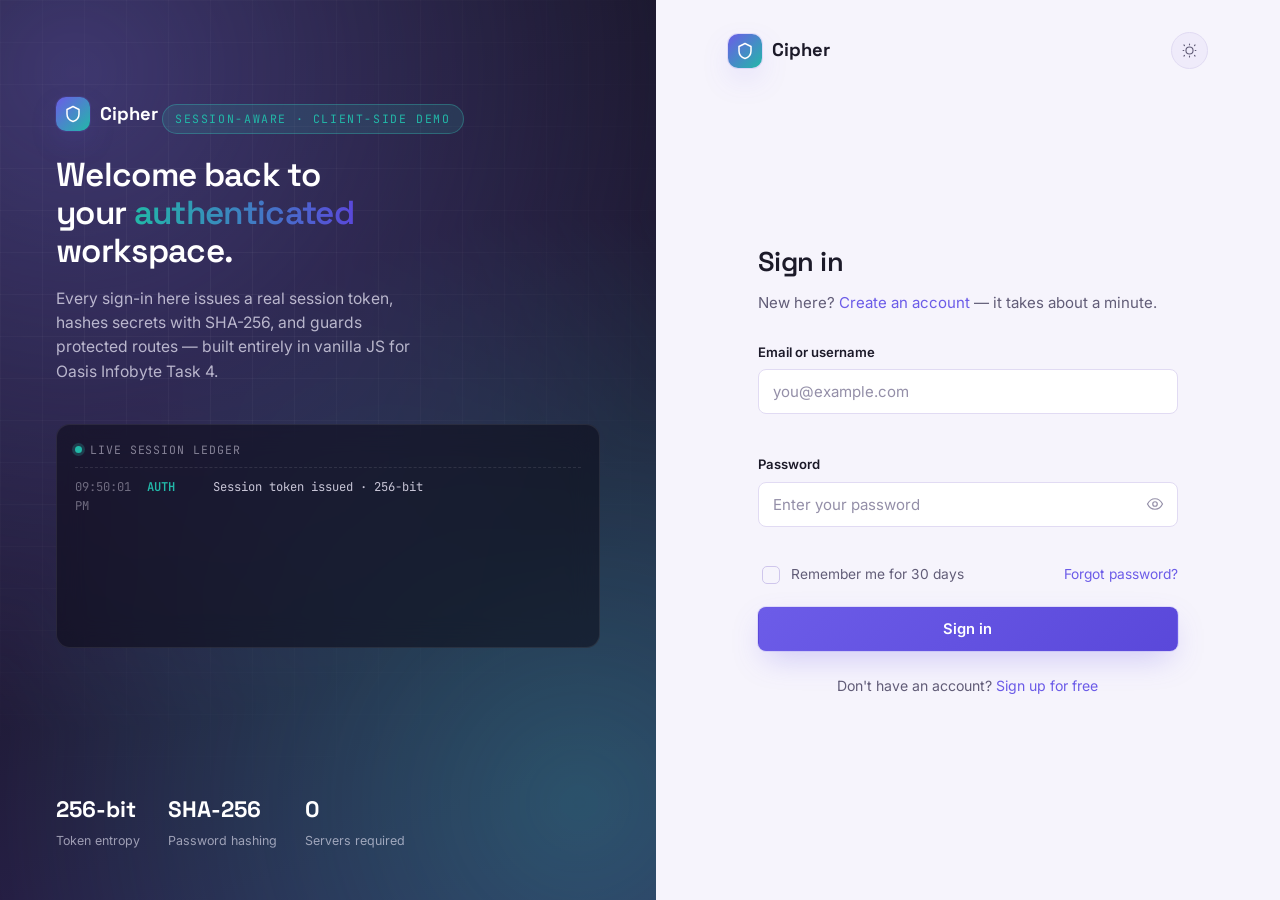
<file: WebDev-L2-LoginAuthentication/dashboard.html>
<!DOCTYPE html>
<html lang="en">
<head>
<meta charset="UTF-8">
<meta name="viewport" content="width=device-width, initial-scale=1.0">
<title>Dashboard · Cipher</title>
<link rel="preconnect" href="https://fonts.googleapis.com">
<link href="https://fonts.googleapis.com/css2?family=Space+Grotesk:wght@500;600;700&family=Inter:wght@400;500;600&family=JetBrains+Mono:wght@400;500&display=swap" rel="stylesheet">
<link rel="stylesheet" href="style.css">
</head>
<body>
<a class="skip-link" href="#main">Skip to content</a>

<div class="app-shell">
  <header class="topbar">
    <div style="display:flex; align-items:center; gap:28px;">
      <a class="brand" href="dashboard.html" style="color:var(--text)">
        <span class="brand__mark">
          <svg width="18" height="18" viewBox="0 0 24 24" fill="none"><path d="M12 2L4 6v6c0 5 3.4 8.7 8 10 4.6-1.3 8-5 8-10V6l-8-4z" stroke="currentColor" stroke-width="2" stroke-linejoin="round"/></svg>
        </span>
        Cipher
      </a>
      <nav class="topbar__nav">
        <a class="navlink is-active" href="dashboard.html">Dashboard</a>
        <a class="navlink" href="profile.html">Profile</a>
      </nav>
    </div>
    <div class="topbar__actions">
      <button class="btn btn--icon" data-theme-toggle aria-label="Toggle dark mode" aria-pressed="false">
        <svg width="17" height="17" viewBox="0 0 24 24" fill="none"><path d="M12 3v1M12 20v1M4.2 4.2l.8.8M19 19l.8.8M3 12h1M20 12h1M4.2 19.8l.8-.8M19 5l.8-.8M12 7a5 5 0 100 10 5 5 0 000-10z" stroke="currentColor" stroke-width="1.6" stroke-linecap="round"/></svg>
      </button>
      <button class="btn btn--danger btn--sm" id="logoutBtn">Sign out</button>
      <div class="avatar" id="topAvatar" title="Account"></div>
    </div>
  </header>

  <main class="page" id="main">
    <div class="page-head fade-up">
      <h1 id="greeting">Welcome back</h1>
      <p>Here's what's happening with your account.</p>
    </div>

    <div class="grid fade-up">
      <div class="col-8">
        <div class="card welcome-card">
          <div class="welcome-card__inner">
            <h2 id="welcomeName">Hello there</h2>
            <p>Your session is active and protected by client-side route guarding. Everything you see below is stored locally in your browser via <code>localStorage</code>.</p>
            <div class="welcome-card__meta">
              <span class="dot"></span>
              <span id="sessionMeta">Session active</span>
            </div>
          </div>
        </div>

        <div class="card panel" style="margin-top:20px;">
          <div class="panel__head">
            <h2>Account statistics</h2>
          </div>
          <div class="stat-grid">
            <div class="stat">
              <b id="statMemberSince">—</b>
              <span>Member since</span>
            </div>
            <div class="stat">
              <b id="statLogins">0</b>
              <span>Recorded sign-ins</span>
            </div>
            <div class="stat">
              <b id="statSessionType">—</b>
              <span>Session type</span>
            </div>
          </div>
        </div>

        <div class="card panel" style="margin-top:20px;">
          <div class="panel__head">
            <h2>Recent activity</h2>
          </div>
          <div class="activity-list" id="activityList">
            <!-- injected -->
          </div>
        </div>
      </div>

      <div class="col-4">
        <div class="card panel">
          <div class="panel__head">
            <h2>Profile</h2>
          </div>
          <div style="display:flex; align-items:center; gap:14px;">
            <div class="avatar avatar--lg" id="sideAvatar"></div>
            <div>
              <div style="font-weight:700;" id="sideName">—</div>
              <div class="text-dim mono" style="font-size:0.8rem;" id="sideEmail">—</div>
            </div>
          </div>
          <a href="profile.html" class="btn btn--ghost btn--block" style="margin-top:16px;">Edit profile</a>
        </div>

        <div class="card panel" style="margin-top:20px;">
          <div class="panel__head">
            <h2>Quick actions</h2>
          </div>
          <div class="quick-actions">
            <a class="quick-action" href="profile.html">
              <span class="quick-action__icon">
                <svg width="16" height="16" viewBox="0 0 24 24" fill="none"><path d="M12 12a5 5 0 100-10 5 5 0 000 10zM4 21c0-4.4 3.6-8 8-8s8 3.6 8 8" stroke="currentColor" stroke-width="1.8" stroke-linecap="round"/></svg>
              </span>
              Edit profile details
            </a>
            <a class="quick-action" href="reset-password.html?email=" id="changePasswordLink">
              <span class="quick-action__icon">
                <svg width="16" height="16" viewBox="0 0 24 24" fill="none"><rect x="4" y="10" width="16" height="10" rx="2" stroke="currentColor" stroke-width="1.8"/><path d="M8 10V7a4 4 0 018 0v3" stroke="currentColor" stroke-width="1.8"/></svg>
              </span>
              Change password
            </a>
            <button class="quick-action" id="toggleThemeAction" type="button">
              <span class="quick-action__icon">
                <svg width="16" height="16" viewBox="0 0 24 24" fill="none"><path d="M21 12.8A9 9 0 1111.2 3a7 7 0 009.8 9.8z" stroke="currentColor" stroke-width="1.8" stroke-linejoin="round"/></svg>
              </span>
              Toggle dark / light theme
            </button>
          </div>
        </div>
      </div>
    </div>
  </main>
</div>

<script src="storage.js"></script>
<script src="auth.js"></script>
<script src="ui.js"></script>
<script>
  const user = Auth.requireAuth();
  if (user) {
    const session = Auth.getActiveSession();
    const initials = user.fullName.split(" ").map((p) => p[0]).slice(0, 2).join("").toUpperCase();

    function renderAvatar(el) {
      if (user.avatar) {
        el.innerHTML = `<span style="font-size:1.4rem">${user.avatar}</span>`;
      } else {
        el.textContent = initials;
      }
    }
    renderAvatar(document.getElementById("topAvatar"));
    renderAvatar(document.getElementById("sideAvatar"));

    document.getElementById("greeting").textContent = `Welcome back, ${user.fullName.split(" ")[0]}`;
    document.getElementById("welcomeName").textContent = `Hello, ${user.fullName.split(" ")[0]} 👋`;
    document.getElementById("sideName").textContent = user.fullName;
    document.getElementById("sideEmail").textContent = user.email;
    document.getElementById("sessionMeta").textContent = session.remember
      ? "Session active · remembered for 30 days"
      : "Session active · expires when you close this browser";
    document.getElementById("changePasswordLink").href = "profile.html#security";

    document.getElementById("statMemberSince").textContent = new Date(user.createdAt).toLocaleDateString(undefined, { month: "short", year: "numeric" });
    document.getElementById("statSessionType").textContent = session.remember ? "Remembered" : "Standard";

    const activity = Storage.getActivity(user.email);
    const logins = activity.filter((a) => a.type === "login").length;
    document.getElementById("statLogins").textContent = String(logins || 1);

    const list = document.getElementById("activityList");
    if (activity.length === 0) {
      list.innerHTML = `<p class="text-dim">No activity recorded yet.</p>`;
    } else {
      list.innerHTML = activity
        .map(
          (a) => `<div class="activity-item">
            <span class="activity-item__dot"></span>
            <span>${a.label}</span>
            <span class="activity-item__time mono">${UI.formatRelativeTime(a.at)}</span>
          </div>`
        )
        .join("");
    }

    document.getElementById("toggleThemeAction").addEventListener("click", () => {
      document.querySelector("[data-theme-toggle]").click();
    });

    document.getElementById("logoutBtn").addEventListener("click", () => {
      Auth.logoutUser();
      UI.toast("You've been signed out.", "info");
      setTimeout(() => window.location.replace("login.html"), 400);
    });
  }
</script>
</body>
</html>
</file>
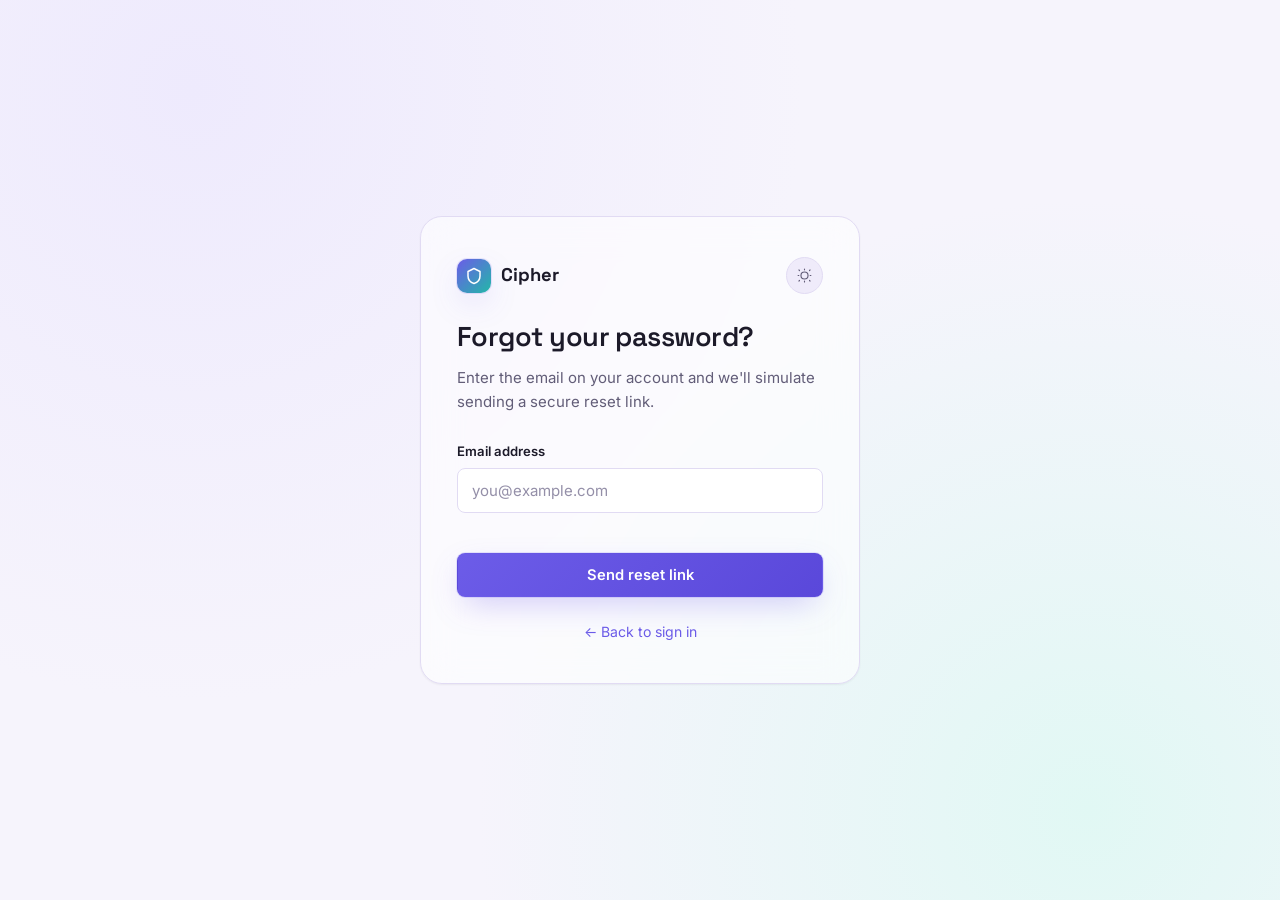
<file: WebDev-L2-LoginAuthentication/forgot-password.html>
<!DOCTYPE html>
<html lang="en">
<head>
<meta charset="UTF-8">
<meta name="viewport" content="width=device-width, initial-scale=1.0">
<title>Reset your password · Cipher</title>
<link rel="preconnect" href="https://fonts.googleapis.com">
<link href="https://fonts.googleapis.com/css2?family=Space+Grotesk:wght@500;600;700&family=Inter:wght@400;500;600&family=JetBrains+Mono:wght@400;500&display=swap" rel="stylesheet">
<link rel="stylesheet" href="style.css">
</head>
<body>
<a class="skip-link" href="#main">Skip to content</a>

<div class="center-card-shell" id="main">
  <div class="card card--glass center-card fade-up">
    <div class="form-panel__top" style="margin-bottom:22px;">
      <a class="brand" href="login.html" style="color:var(--text)">
        <span class="brand__mark">
          <svg width="18" height="18" viewBox="0 0 24 24" fill="none"><path d="M12 2L4 6v6c0 5 3.4 8.7 8 10 4.6-1.3 8-5 8-10V6l-8-4z" stroke="currentColor" stroke-width="2" stroke-linejoin="round"/></svg>
        </span>
        Cipher
      </a>
      <button class="btn btn--icon" data-theme-toggle aria-label="Toggle dark mode" aria-pressed="false">
        <svg width="17" height="17" viewBox="0 0 24 24" fill="none"><path d="M12 3v1M12 20v1M4.2 4.2l.8.8M19 19l.8.8M3 12h1M20 12h1M4.2 19.8l.8-.8M19 5l.8-.8M12 7a5 5 0 100 10 5 5 0 000-10z" stroke="currentColor" stroke-width="1.6" stroke-linecap="round"/></svg>
      </button>
    </div>

    <div id="requestView">
      <div class="form-header">
        <h1>Forgot your password?</h1>
        <p>Enter the email on your account and we'll simulate sending a secure reset link.</p>
      </div>
      <form id="forgotForm" novalidate>
        <div class="field">
          <label class="field__label" for="email">Email address</label>
          <input class="field__input" type="email" id="email" name="email" autocomplete="email" placeholder="you@example.com">
          <span class="field__error" id="emailError"></span>
        </div>
        <button type="submit" class="btn btn--primary" id="submitBtn">Send reset link</button>
      </form>
      <p class="form-footer"><a href="login.html">← Back to sign in</a></p>
    </div>

    <div id="successView" style="display:none;">
      <div class="success-badge">
        <svg viewBox="0 0 24 24" fill="none"><path d="M5 13l4 4L19 7" stroke="currentColor" stroke-width="2.4" stroke-linecap="round" stroke-linejoin="round"/></svg>
      </div>
      <div class="form-header" style="text-align:center;">
        <h1>Check your inbox</h1>
        <p>We've simulated an email to <b id="sentToEmail" style="color:var(--text)"></b>. Since this project has no backend, here's the link it would have contained:</p>
      </div>
      <div class="reset-link-box" id="resetLinkBox"></div>
      <button class="btn btn--ghost btn--block" id="openLinkBtn" style="margin-top:16px;">Open reset link</button>
      <p class="form-footer"><a href="login.html">← Back to sign in</a></p>
    </div>
  </div>
</div>

<script src="storage.js"></script>
<script src="auth.js"></script>
<script src="ui.js"></script>
<script>
  Auth.redirectIfAuthed();

  const form = document.getElementById("forgotForm");
  const email = document.getElementById("email");
  const submitBtn = document.getElementById("submitBtn");

  email.addEventListener("input", () => UI.clearFieldError(email));

  form.addEventListener("submit", async (e) => {
    e.preventDefault();
    const err = Auth.validateEmail(email.value);
    UI.setFieldError(email, err);
    if (err) return;

    UI.setButtonLoading(submitBtn, true, "Sending…");
    await new Promise((r) => setTimeout(r, 700));
    UI.setButtonLoading(submitBtn, false);

    const user = Storage.findUserByEmail(email.value);
    if (!user) {
      // Deliberately vague to avoid confirming which emails are registered.
      UI.toast("If that email exists, a reset link has been sent.", "info");
      return;
    }

    const token = Auth.generateResetToken(user.email);
    const link = `${location.origin}${location.pathname.replace("forgot-password.html", "")}reset-password.html?email=${encodeURIComponent(user.email)}&token=${token}`;

    document.getElementById("sentToEmail").textContent = user.email;
    document.getElementById("resetLinkBox").textContent = link;
    document.getElementById("openLinkBtn").onclick = () => (window.location.href = link);

    document.getElementById("requestView").style.display = "none";
    document.getElementById("successView").style.display = "block";
    document.getElementById("successView").classList.add("fade-up");
    UI.toast("Reset link generated.", "success");
  });
</script>
</body>
</html>
</file>
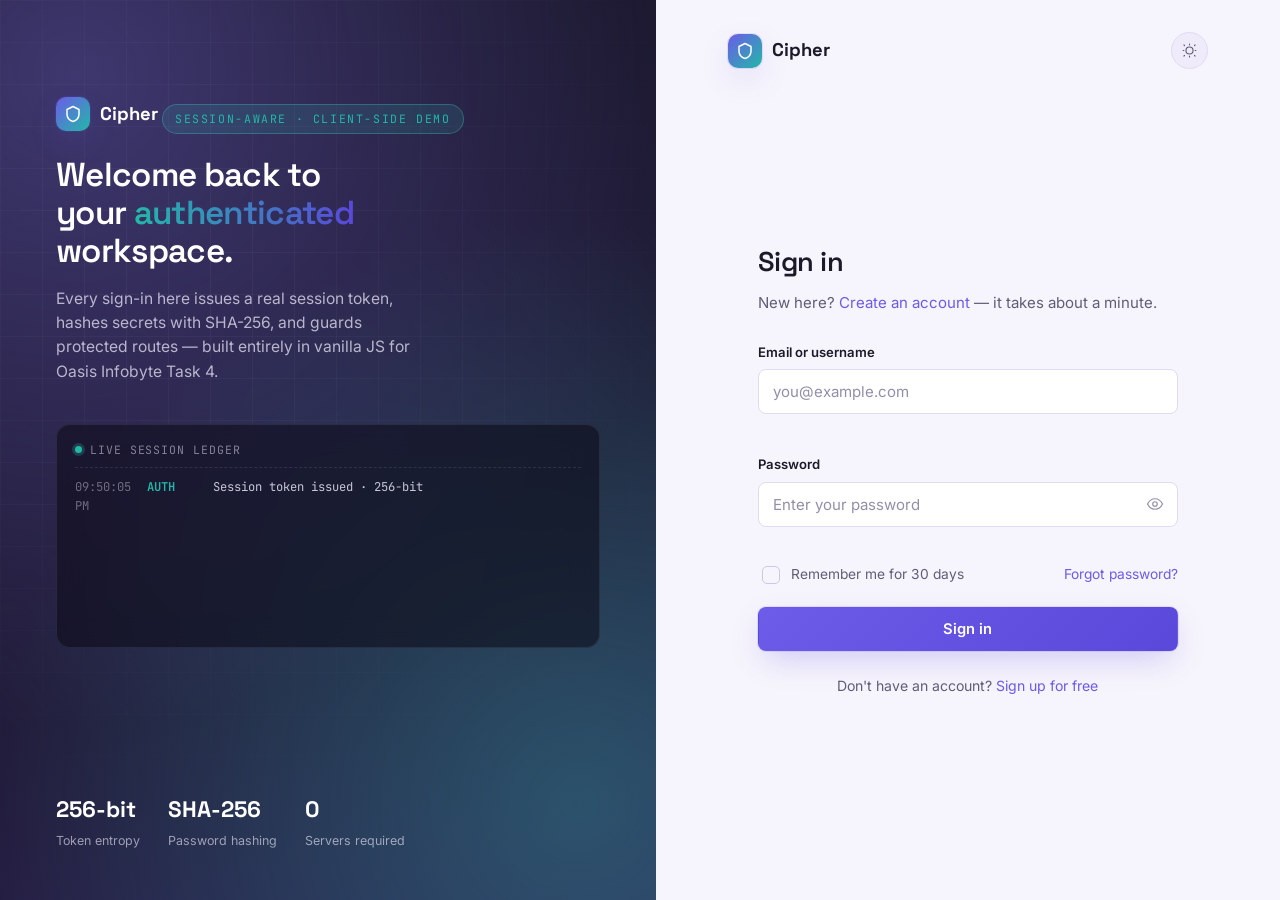
<file: WebDev-L2-LoginAuthentication/login.html>
<!DOCTYPE html>
<html lang="en">
<head>
<meta charset="UTF-8">
<meta name="viewport" content="width=device-width, initial-scale=1.0">
<title>Sign in · Cipher</title>
<meta name="description" content="Sign in to your Cipher account.">
<link rel="preconnect" href="https://fonts.googleapis.com">
<link href="https://fonts.googleapis.com/css2?family=Space+Grotesk:wght@500;600;700&family=Inter:wght@400;500;600&family=JetBrains+Mono:wght@400;500&display=swap" rel="stylesheet">
<link rel="stylesheet" href="style.css">
</head>
<body>
<a class="skip-link" href="#main">Skip to content</a>

<div class="auth-shell">
  <!-- Marketing / signature ledger panel -->
  <aside class="auth-panel" aria-hidden="true">
    <div class="auth-panel__grid"></div>
    <div class="auth-panel__content">
      <div class="brand">
        <span class="brand__mark">
          <svg width="18" height="18" viewBox="0 0 24 24" fill="none"><path d="M12 2L4 6v6c0 5 3.4 8.7 8 10 4.6-1.3 8-5 8-10V6l-8-4z" stroke="currentColor" stroke-width="2" stroke-linejoin="round"/></svg>
        </span>
        Cipher
      </div>
      <span class="auth-panel__eyebrow">Session-aware · client-side demo</span>
      <h1 class="auth-panel__headline">Welcome back to your <em>authenticated</em> workspace.</h1>
      <p class="auth-panel__sub">Every sign-in here issues a real session token, hashes secrets with SHA-256, and guards protected routes — built entirely in vanilla JS for Oasis Infobyte Task 4.</p>

      <div class="ledger">
        <div class="ledger__header"><span class="ledger__dot"></span> Live session ledger</div>
        <div data-ledger></div>
      </div>
    </div>
    <div class="auth-panel__stats">
      <div class="auth-panel__stat"><b>256-bit</b><span>Token entropy</span></div>
      <div class="auth-panel__stat"><b>SHA-256</b><span>Password hashing</span></div>
      <div class="auth-panel__stat"><b>0</b><span>Servers required</span></div>
    </div>
  </aside>

  <!-- Form panel -->
  <main class="form-panel" id="main">
    <div class="form-panel__top">
      <div class="brand" style="color:var(--text)">
        <span class="brand__mark">
          <svg width="18" height="18" viewBox="0 0 24 24" fill="none"><path d="M12 2L4 6v6c0 5 3.4 8.7 8 10 4.6-1.3 8-5 8-10V6l-8-4z" stroke="currentColor" stroke-width="2" stroke-linejoin="round"/></svg>
        </span>
        Cipher
      </div>
      <button class="btn btn--icon" data-theme-toggle aria-label="Toggle dark mode" aria-pressed="false">
        <svg width="17" height="17" viewBox="0 0 24 24" fill="none"><path d="M12 3v1M12 20v1M4.2 4.2l.8.8M19 19l.8.8M3 12h1M20 12h1M4.2 19.8l.8-.8M19 5l.8-.8M12 7a5 5 0 100 10 5 5 0 000-10z" stroke="currentColor" stroke-width="1.6" stroke-linecap="round"/></svg>
      </button>
    </div>

    <div class="form-panel__body fade-up">
      <div class="form-header">
        <h1>Sign in</h1>
        <p>New here? <a href="register.html">Create an account</a> — it takes about a minute.</p>
      </div>

      <form id="loginForm" novalidate>
        <div class="field">
          <label class="field__label" for="identifier">Email or username</label>
          <div class="field__control">
            <input class="field__input" type="text" id="identifier" name="identifier" autocomplete="username" placeholder="you@example.com" aria-describedby="identifierError">
          </div>
          <span class="field__error" id="identifierError"></span>
        </div>

        <div class="field">
          <label class="field__label" for="password">Password</label>
          <div class="field__control">
            <input class="field__input" type="password" id="password" name="password" autocomplete="current-password" placeholder="Enter your password" aria-describedby="passwordError">
            <button type="button" class="field__toggle" data-password-toggle="password" aria-label="Show password">
              <svg class="eye" viewBox="0 0 24 24" fill="none"><path d="M2 12s3.5-7 10-7 10 7 10 7-3.5 7-10 7-10-7-10-7z" stroke="currentColor" stroke-width="1.6"/><circle cx="12" cy="12" r="3" stroke="currentColor" stroke-width="1.6"/></svg>
              <svg class="eye-off" viewBox="0 0 24 24" fill="none"><path d="M3 3l18 18M10.6 10.6a3 3 0 004.24 4.24M9.36 5.6A10.6 10.6 0 0112 5c6.5 0 10 7 10 7a13.8 13.8 0 01-3.2 4.1M6.3 6.3C4 7.8 2 12 2 12s2 4 6 6.2" stroke="currentColor" stroke-width="1.6" stroke-linecap="round"/></svg>
            </button>
          </div>
          <span class="field__error" id="passwordError"></span>
        </div>

        <div class="form-aux">
          <label class="checkbox">
            <input type="checkbox" id="remember" name="remember">
            Remember me for 30 days
          </label>
          <a href="forgot-password.html">Forgot password?</a>
        </div>

        <button type="submit" class="btn btn--primary" id="submitBtn">Sign in</button>
      </form>

      <p class="form-footer">Don't have an account? <a href="register.html">Sign up for free</a></p>
    </div>
  </main>
</div>

<script src="storage.js"></script>
<script src="auth.js"></script>
<script src="ui.js"></script>
<script>
  Auth.redirectIfAuthed();
  UI.initLedger("[data-ledger]");

  const form = document.getElementById("loginForm");
  const identifier = document.getElementById("identifier");
  const password = document.getElementById("password");
  const submitBtn = document.getElementById("submitBtn");

  identifier.addEventListener("input", () => UI.clearFieldError(identifier));
  password.addEventListener("input", () => UI.clearFieldError(password));

  form.addEventListener("submit", async (e) => {
    e.preventDefault();

    const idError = identifier.value.trim() ? "" : "Enter your email or username.";
    const pwError = password.value ? "" : "Enter your password.";
    UI.setFieldError(identifier, idError);
    UI.setFieldError(password, pwError);
    if (idError || pwError) return;

    UI.setButtonLoading(submitBtn, true, "Signing in…");
    // Small artificial delay so the loading state and ledger feel real.
    await new Promise((r) => setTimeout(r, 550));

    const result = await Auth.loginUser({
      identifier: identifier.value,
      password: password.value,
      remember: document.getElementById("remember").checked,
    });

    if (!result.ok) {
      UI.setButtonLoading(submitBtn, false);
      if (result.field === "identifier") UI.setFieldError(identifier, result.message);
      if (result.field === "password") UI.setFieldError(password, result.message);
      UI.toast(result.message, "error");
      return;
    }

    UI.toast(`Welcome back, ${result.user.fullName.split(" ")[0]}.`, "success");
    setTimeout(() => window.location.replace("dashboard.html"), 500);
  });
</script>
</body>
</html>
</file>
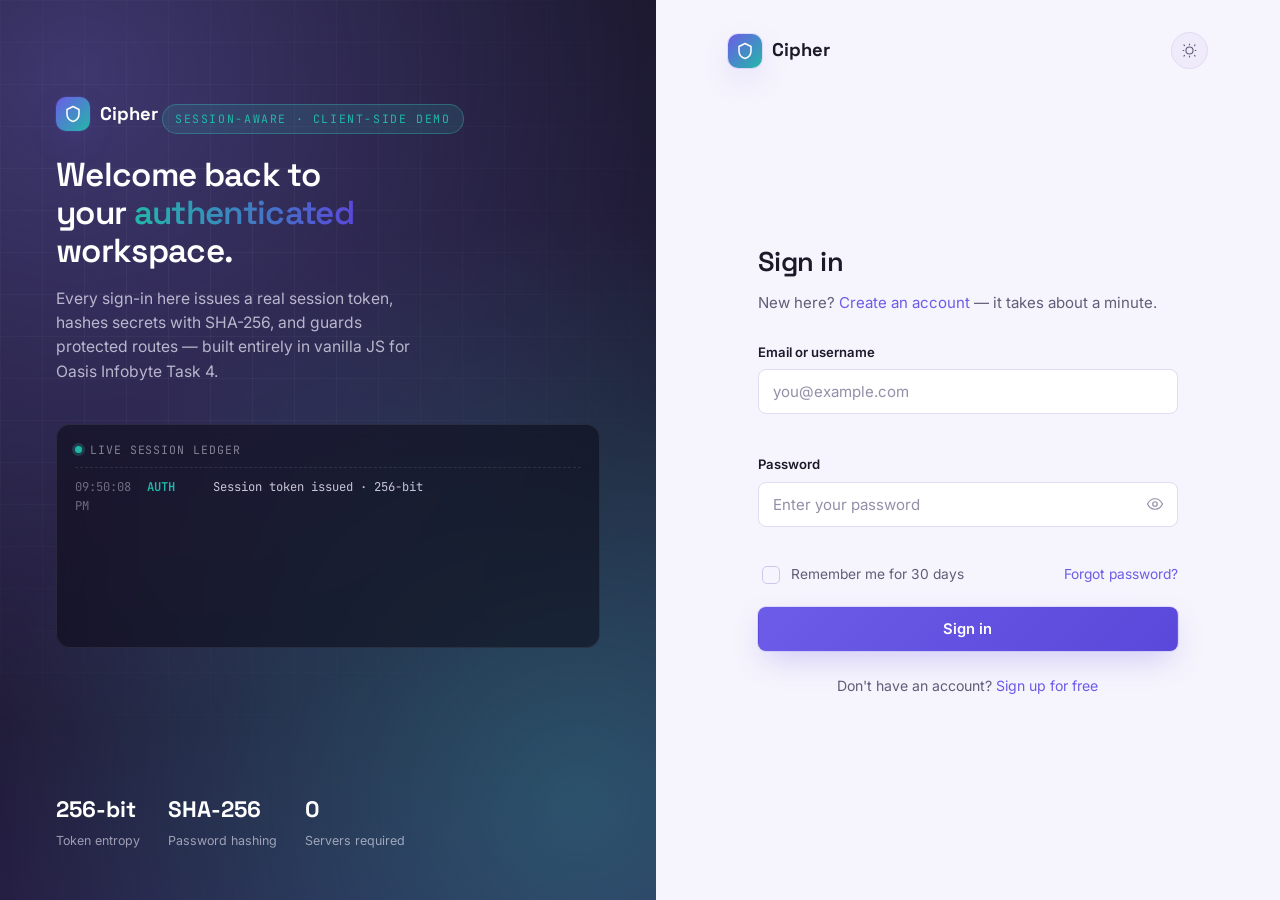
<file: WebDev-L2-LoginAuthentication/profile.html>
<!DOCTYPE html>
<html lang="en">
<head>
<meta charset="UTF-8">
<meta name="viewport" content="width=device-width, initial-scale=1.0">
<title>Profile · Cipher</title>
<link rel="preconnect" href="https://fonts.googleapis.com">
<link href="https://fonts.googleapis.com/css2?family=Space+Grotesk:wght@500;600;700&family=Inter:wght@400;500;600&family=JetBrains+Mono:wght@400;500&display=swap" rel="stylesheet">
<link rel="stylesheet" href="style.css">
</head>
<body>
<a class="skip-link" href="#main">Skip to content</a>

<div class="app-shell">
  <header class="topbar">
    <div style="display:flex; align-items:center; gap:28px;">
      <a class="brand" href="dashboard.html" style="color:var(--text)">
        <span class="brand__mark">
          <svg width="18" height="18" viewBox="0 0 24 24" fill="none"><path d="M12 2L4 6v6c0 5 3.4 8.7 8 10 4.6-1.3 8-5 8-10V6l-8-4z" stroke="currentColor" stroke-width="2" stroke-linejoin="round"/></svg>
        </span>
        Cipher
      </a>
      <nav class="topbar__nav">
        <a class="navlink" href="dashboard.html">Dashboard</a>
        <a class="navlink is-active" href="profile.html">Profile</a>
      </nav>
    </div>
    <div class="topbar__actions">
      <button class="btn btn--icon" data-theme-toggle aria-label="Toggle dark mode" aria-pressed="false">
        <svg width="17" height="17" viewBox="0 0 24 24" fill="none"><path d="M12 3v1M12 20v1M4.2 4.2l.8.8M19 19l.8.8M3 12h1M20 12h1M4.2 19.8l.8-.8M19 5l.8-.8M12 7a5 5 0 100 10 5 5 0 000-10z" stroke="currentColor" stroke-width="1.6" stroke-linecap="round"/></svg>
      </button>
      <button class="btn btn--danger btn--sm" id="logoutBtn">Sign out</button>
      <div class="avatar" id="topAvatar"></div>
    </div>
  </header>

  <main class="page" id="main">
    <div class="page-head fade-up">
      <h1>Profile settings</h1>
      <p>Manage your personal details, appearance, and security.</p>
    </div>

    <div class="grid fade-up">
      <div class="col-8">
        <div class="card panel">
          <div class="panel__head"><h2>Personal information</h2></div>

          <div class="profile-picker">
            <div class="avatar avatar--lg" id="previewAvatar"></div>
            <div>
              <div style="font-weight:600; margin-bottom:8px;">Choose an avatar</div>
              <div class="avatar-options" id="avatarOptions"></div>
            </div>
          </div>

          <form id="profileForm" novalidate>
            <div class="field-row">
              <div class="field">
                <label class="field__label" for="fullName">Full name</label>
                <input class="field__input" type="text" id="fullName">
                <span class="field__error" id="fullNameError"></span>
              </div>
              <div class="field">
                <label class="field__label" for="username">Username</label>
                <input class="field__input" type="text" id="username">
                <span class="field__error" id="usernameError"></span>
              </div>
            </div>
            <div class="field">
              <label class="field__label" for="email">Email address</label>
              <input class="field__input" type="email" id="email" disabled style="opacity:0.65; cursor:not-allowed;">
              <span class="field__hint">Email can't be changed in this demo — it's your account identifier.</span>
            </div>
            <button type="submit" class="btn btn--primary" style="width:auto; padding-inline:26px;">Save profile</button>
          </form>
        </div>

        <div class="card panel" style="margin-top:20px;" id="security">
          <div class="panel__head"><h2>Change password</h2></div>
          <form id="passwordForm" novalidate>
            <div class="field">
              <label class="field__label" for="currentPassword">Current password</label>
              <input class="field__input" type="password" id="currentPassword" autocomplete="current-password">
              <span class="field__error" id="currentPasswordError"></span>
            </div>
            <div class="field-row">
              <div class="field">
                <label class="field__label" for="newPassword">New password</label>
                <input class="field__input" type="password" id="newPassword" autocomplete="new-password">
                <span class="field__error" id="newPasswordError"></span>
              </div>
              <div class="field">
                <label class="field__label" for="confirmNewPassword">Confirm new password</label>
                <input class="field__input" type="password" id="confirmNewPassword" autocomplete="new-password">
                <span class="field__error" id="confirmNewPasswordError"></span>
              </div>
            </div>
            <button type="submit" class="btn btn--ghost" style="width:auto; padding-inline:26px;">Update password</button>
          </form>
        </div>
      </div>

      <div class="col-4">
        <div class="card panel">
          <div class="panel__head"><h2>Appearance</h2></div>
          <div class="theme-picker" id="themePicker">
            <div class="theme-option" data-theme-option="light">Light</div>
            <div class="theme-option" data-theme-option="dark">Dark</div>
            <div class="theme-option" data-theme-option="system">System</div>
          </div>
        </div>

        <div class="card panel" style="margin-top:20px;">
          <div class="panel__head"><h2>Account</h2></div>
          <p class="text-dim" style="font-size:0.86rem;">Signed in as</p>
          <p class="mono" style="font-size:0.84rem; margin-top:4px;" id="accountEmail">—</p>
          <p class="text-dim" style="font-size:0.86rem; margin-top:14px;">Member since</p>
          <p style="margin-top:4px;" id="accountSince">—</p>
        </div>
      </div>
    </div>
  </main>
</div>

<script src="storage.js"></script>
<script src="auth.js"></script>
<script src="ui.js"></script>
<script>
  const user = Auth.requireAuth();
  if (user) {
    const AVATARS = ["🦊", "🐙", "🐝", "🐧", "🦉", "🐳"];
    const initials = user.fullName.split(" ").map((p) => p[0]).slice(0, 2).join("").toUpperCase();

    function renderTopAvatars() {
      [document.getElementById("topAvatar"), document.getElementById("previewAvatar")].forEach((el) => {
        el.innerHTML = user.avatar ? `<span style="font-size:${el.id === 'previewAvatar' ? '2rem' : '1.2rem'}">${user.avatar}</span>` : "";
        if (!user.avatar) el.textContent = initials;
      });
    }
    renderTopAvatars();

    const avatarOptions = document.getElementById("avatarOptions");
    const swatchColors = ["#6C5CE8", "#22B8A8", "#F2B84B", "#E5484D", "#3D8BFD", "#B85CE8"];
    AVATARS.forEach((emoji, i) => {
      const swatch = document.createElement("div");
      swatch.className = "avatar-swatch";
      swatch.style.background = swatchColors[i % swatchColors.length];
      swatch.textContent = emoji;
      swatch.classList.toggle("is-selected", user.avatar === emoji);
      swatch.addEventListener("click", () => {
        Storage.updateUser(user.email, { avatar: emoji });
        user.avatar = emoji;
        document.querySelectorAll(".avatar-swatch").forEach((s) => s.classList.remove("is-selected"));
        swatch.classList.add("is-selected");
        renderTopAvatars();
        UI.toast("Avatar updated.", "success");
      });
      avatarOptions.appendChild(swatch);
    });

    document.getElementById("fullName").value = user.fullName;
    document.getElementById("username").value = user.username;
    document.getElementById("email").value = user.email;
    document.getElementById("accountEmail").textContent = user.email;
    document.getElementById("accountSince").textContent = new Date(user.createdAt).toLocaleDateString(undefined, { day: "numeric", month: "long", year: "numeric" });

    // theme picker
    const currentTheme = Storage.getTheme() || "system";
    document.querySelectorAll("[data-theme-option]").forEach((opt) => {
      opt.classList.toggle("is-selected", opt.dataset.themeOption === currentTheme);
      opt.addEventListener("click", () => {
        document.querySelectorAll("[data-theme-option]").forEach((o) => o.classList.remove("is-selected"));
        opt.classList.add("is-selected");
        Storage.setTheme(opt.dataset.themeOption);
        UI.applyTheme(opt.dataset.themeOption);
        UI.toast(`Theme set to ${opt.dataset.themeOption}.`, "info");
      });
    });

    // profile form
    const profileForm = document.getElementById("profileForm");
    const fullNameInput = document.getElementById("fullName");
    const usernameInput = document.getElementById("username");
    fullNameInput.addEventListener("input", () => UI.clearFieldError(fullNameInput));
    usernameInput.addEventListener("input", () => UI.clearFieldError(usernameInput));

    profileForm.addEventListener("submit", (e) => {
      e.preventDefault();
      const fullNameError = Auth.validateFullName(fullNameInput.value);
      const usernameError = Auth.validateUsername(usernameInput.value);
      UI.setFieldError(fullNameInput, fullNameError);
      UI.setFieldError(usernameInput, usernameError);
      if (fullNameError || usernameError) return;

      const existing = Storage.findUserByUsername(usernameInput.value);
      if (existing && existing.email !== user.email) {
        UI.setFieldError(usernameInput, "That username is taken.");
        return;
      }

      Storage.updateUser(user.email, { fullName: fullNameInput.value.trim(), username: usernameInput.value.trim() });
      UI.toast("Profile saved.", "success");
    });

    // password form
    const passwordForm = document.getElementById("passwordForm");
    const currentPassword = document.getElementById("currentPassword");
    const newPassword = document.getElementById("newPassword");
    const confirmNewPassword = document.getElementById("confirmNewPassword");
    [currentPassword, newPassword, confirmNewPassword].forEach((el) => el.addEventListener("input", () => UI.clearFieldError(el)));

    passwordForm.addEventListener("submit", async (e) => {
      e.preventDefault();
      const currentError = currentPassword.value ? "" : "Enter your current password.";
      const newError = Auth.validatePassword(newPassword.value);
      const confirmError = Auth.validateConfirmPassword(newPassword.value, confirmNewPassword.value);
      UI.setFieldError(currentPassword, currentError);
      UI.setFieldError(newPassword, newError);
      UI.setFieldError(confirmNewPassword, confirmError);
      if (currentError || newError || confirmError) return;

      const result = await Auth.changePassword(user.email, currentPassword.value, newPassword.value);
      if (!result.ok) {
        UI.setFieldError(currentPassword, result.message);
        UI.toast(result.message, "error");
        return;
      }
      passwordForm.reset();
      UI.toast("Password updated.", "success");
    });

    document.getElementById("logoutBtn").addEventListener("click", () => {
      Auth.logoutUser();
      UI.toast("You've been signed out.", "info");
      setTimeout(() => window.location.replace("login.html"), 400);
    });
  }
</script>
</body>
</html>
</file>
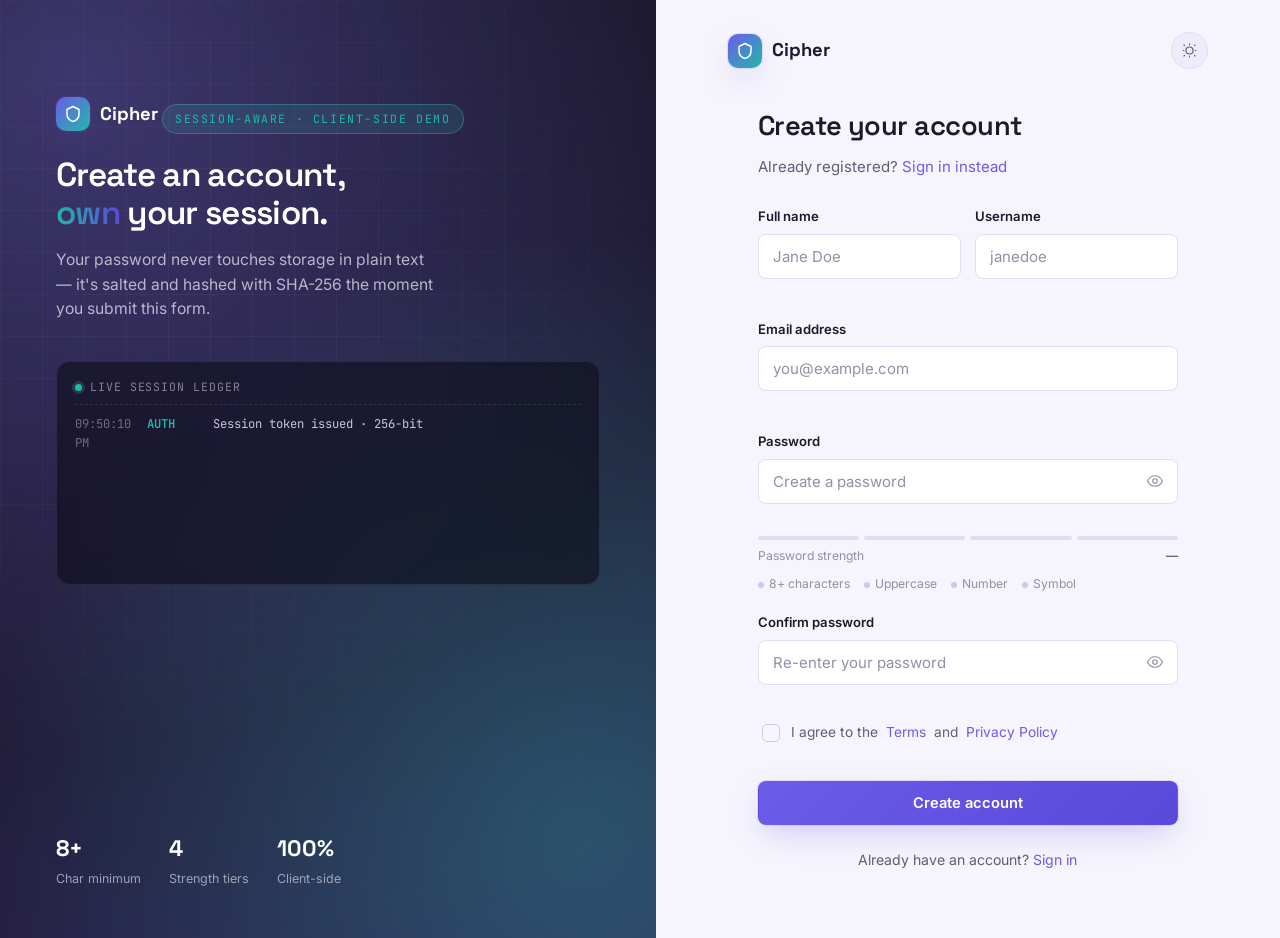
<file: WebDev-L2-LoginAuthentication/register.html>
<!DOCTYPE html>
<html lang="en">
<head>
<meta charset="UTF-8">
<meta name="viewport" content="width=device-width, initial-scale=1.0">
<title>Create account · Cipher</title>
<meta name="description" content="Create your Cipher account.">
<link rel="preconnect" href="https://fonts.googleapis.com">
<link href="https://fonts.googleapis.com/css2?family=Space+Grotesk:wght@500;600;700&family=Inter:wght@400;500;600&family=JetBrains+Mono:wght@400;500&display=swap" rel="stylesheet">
<link rel="stylesheet" href="style.css">
</head>
<body>
<a class="skip-link" href="#main">Skip to content</a>

<div class="auth-shell">
  <aside class="auth-panel" aria-hidden="true">
    <div class="auth-panel__grid"></div>
    <div class="auth-panel__content">
      <div class="brand">
        <span class="brand__mark">
          <svg width="18" height="18" viewBox="0 0 24 24" fill="none"><path d="M12 2L4 6v6c0 5 3.4 8.7 8 10 4.6-1.3 8-5 8-10V6l-8-4z" stroke="currentColor" stroke-width="2" stroke-linejoin="round"/></svg>
        </span>
        Cipher
      </div>
      <span class="auth-panel__eyebrow">Session-aware · client-side demo</span>
      <h1 class="auth-panel__headline">Create an account, <em>own</em> your session.</h1>
      <p class="auth-panel__sub">Your password never touches storage in plain text — it's salted and hashed with SHA-256 the moment you submit this form.</p>

      <div class="ledger">
        <div class="ledger__header"><span class="ledger__dot"></span> Live session ledger</div>
        <div data-ledger></div>
      </div>
    </div>
    <div class="auth-panel__stats">
      <div class="auth-panel__stat"><b>8+</b><span>Char minimum</span></div>
      <div class="auth-panel__stat"><b>4</b><span>Strength tiers</span></div>
      <div class="auth-panel__stat"><b>100%</b><span>Client-side</span></div>
    </div>
  </aside>

  <main class="form-panel" id="main">
    <div class="form-panel__top">
      <div class="brand" style="color:var(--text)">
        <span class="brand__mark">
          <svg width="18" height="18" viewBox="0 0 24 24" fill="none"><path d="M12 2L4 6v6c0 5 3.4 8.7 8 10 4.6-1.3 8-5 8-10V6l-8-4z" stroke="currentColor" stroke-width="2" stroke-linejoin="round"/></svg>
        </span>
        Cipher
      </div>
      <button class="btn btn--icon" data-theme-toggle aria-label="Toggle dark mode" aria-pressed="false">
        <svg width="17" height="17" viewBox="0 0 24 24" fill="none"><path d="M12 3v1M12 20v1M4.2 4.2l.8.8M19 19l.8.8M3 12h1M20 12h1M4.2 19.8l.8-.8M19 5l.8-.8M12 7a5 5 0 100 10 5 5 0 000-10z" stroke="currentColor" stroke-width="1.6" stroke-linecap="round"/></svg>
      </button>
    </div>

    <div class="form-panel__body fade-up">
      <div class="form-header">
        <h1>Create your account</h1>
        <p>Already registered? <a href="login.html">Sign in instead</a></p>
      </div>

      <form id="registerForm" novalidate>
        <div class="field-row">
          <div class="field">
            <label class="field__label" for="fullName">Full name</label>
            <input class="field__input" type="text" id="fullName" name="fullName" autocomplete="name" placeholder="Jane Doe">
            <span class="field__error" id="fullNameError"></span>
          </div>
          <div class="field">
            <label class="field__label" for="username">Username</label>
            <input class="field__input" type="text" id="username" name="username" autocomplete="username" placeholder="janedoe">
            <span class="field__error" id="usernameError"></span>
          </div>
        </div>

        <div class="field">
          <label class="field__label" for="email">Email address</label>
          <input class="field__input" type="email" id="email" name="email" autocomplete="email" placeholder="you@example.com">
          <span class="field__error" id="emailError"></span>
        </div>

        <div class="field">
          <label class="field__label" for="password">Password</label>
          <div class="field__control">
            <input class="field__input" type="password" id="password" name="password" autocomplete="new-password" placeholder="Create a password">
            <button type="button" class="field__toggle" data-password-toggle="password" aria-label="Show password">
              <svg class="eye" viewBox="0 0 24 24" fill="none"><path d="M2 12s3.5-7 10-7 10 7 10 7-3.5 7-10 7-10-7-10-7z" stroke="currentColor" stroke-width="1.6"/><circle cx="12" cy="12" r="3" stroke="currentColor" stroke-width="1.6"/></svg>
              <svg class="eye-off" viewBox="0 0 24 24" fill="none"><path d="M3 3l18 18M10.6 10.6a3 3 0 004.24 4.24M9.36 5.6A10.6 10.6 0 0112 5c6.5 0 10 7 10 7a13.8 13.8 0 01-3.2 4.1M6.3 6.3C4 7.8 2 12 2 12s2 4 6 6.2" stroke="currentColor" stroke-width="1.6" stroke-linecap="round"/></svg>
            </button>
          </div>
          <span class="field__error" id="passwordError"></span>
          <div class="strength" data-score="0">
            <div class="strength__bars">
              <div class="strength__bar"></div><div class="strength__bar"></div>
              <div class="strength__bar"></div><div class="strength__bar"></div>
            </div>
            <div class="strength__label"><span>Password strength</span><b data-strength-label>—</b></div>
            <div class="checklist">
              <span class="checklist__item" data-check="length">8+ characters</span>
              <span class="checklist__item" data-check="upper">Uppercase</span>
              <span class="checklist__item" data-check="number">Number</span>
              <span class="checklist__item" data-check="symbol">Symbol</span>
            </div>
          </div>
        </div>

        <div class="field">
          <label class="field__label" for="confirmPassword">Confirm password</label>
          <div class="field__control">
            <input class="field__input" type="password" id="confirmPassword" name="confirmPassword" autocomplete="new-password" placeholder="Re-enter your password">
            <button type="button" class="field__toggle" data-password-toggle="confirmPassword" aria-label="Show password">
              <svg class="eye" viewBox="0 0 24 24" fill="none"><path d="M2 12s3.5-7 10-7 10 7 10 7-3.5 7-10 7-10-7-10-7z" stroke="currentColor" stroke-width="1.6"/><circle cx="12" cy="12" r="3" stroke="currentColor" stroke-width="1.6"/></svg>
              <svg class="eye-off" viewBox="0 0 24 24" fill="none"><path d="M3 3l18 18M10.6 10.6a3 3 0 004.24 4.24M9.36 5.6A10.6 10.6 0 0112 5c6.5 0 10 7 10 7a13.8 13.8 0 01-3.2 4.1M6.3 6.3C4 7.8 2 12 2 12s2 4 6 6.2" stroke="currentColor" stroke-width="1.6" stroke-linecap="round"/></svg>
            </button>
          </div>
          <span class="field__error" id="confirmPasswordError"></span>
        </div>

        <div class="form-aux" style="justify-content:flex-start">
          <label class="checkbox">
            <input type="checkbox" id="terms" name="terms">
            I agree to the <a href="#" onclick="return false">Terms</a> and <a href="#" onclick="return false">Privacy Policy</a>
          </label>
        </div>
        <span class="field__error" id="termsError" style="margin-top:-14px; margin-bottom:14px; display:block;"></span>

        <button type="submit" class="btn btn--primary" id="submitBtn">Create account</button>
      </form>

      <p class="form-footer">Already have an account? <a href="login.html">Sign in</a></p>
    </div>
  </main>
</div>

<script src="storage.js"></script>
<script src="auth.js"></script>
<script src="ui.js"></script>
<script>
  Auth.redirectIfAuthed();
  UI.initLedger("[data-ledger]");

  const form = document.getElementById("registerForm");
  const fields = {
    fullName: document.getElementById("fullName"),
    username: document.getElementById("username"),
    email: document.getElementById("email"),
    password: document.getElementById("password"),
    confirmPassword: document.getElementById("confirmPassword"),
  };
  const termsBox = document.getElementById("terms");
  const submitBtn = document.getElementById("submitBtn");
  const strengthEl = document.querySelector(".strength");
  const strengthLabel = document.querySelector("[data-strength-label]");

  Object.values(fields).forEach((el) => el.addEventListener("input", () => UI.clearFieldError(el)));
  termsBox.addEventListener("change", () => {
    if (termsBox.checked) document.getElementById("termsError").textContent = "";
  });

  fields.password.addEventListener("input", () => {
    const { score, label, checks } = Auth.passwordStrength(fields.password.value);
    strengthEl.dataset.score = String(score);
    strengthLabel.textContent = fields.password.value ? label : "—";
    Object.entries(checks).forEach(([key, passed]) => {
      const mapKey = key === "lower" ? null : key; // lower isn't shown individually
      if (!mapKey) return;
      const el = strengthEl.querySelector(`[data-check="${mapKey}"]`);
      if (el) el.classList.toggle("is-met", passed);
    });
  });

  function showError(id, message) {
    const el = document.getElementById(id);
    document.getElementById(id + "Error").textContent = message;
    el.closest(".field")?.classList.toggle("field--error", !!message);
    el.setAttribute("aria-invalid", message ? "true" : "false");
  }

  form.addEventListener("submit", async (e) => {
    e.preventDefault();

    const errors = {
      fullName: Auth.validateFullName(fields.fullName.value),
      username: Auth.validateUsername(fields.username.value),
      email: Auth.validateEmail(fields.email.value),
      password: Auth.validatePassword(fields.password.value),
      confirmPassword: Auth.validateConfirmPassword(fields.password.value, fields.confirmPassword.value),
    };

    Object.entries(errors).forEach(([key, msg]) => showError(key, msg));

    const termsError = termsBox.checked ? "" : "You must accept the terms to continue.";
    document.getElementById("termsError").textContent = termsError;

    if (Object.values(errors).some(Boolean) || termsError) return;

    UI.setButtonLoading(submitBtn, true, "Creating account…");
    await new Promise((r) => setTimeout(r, 600));

    const result = await Auth.registerUser({
      fullName: fields.fullName.value,
      username: fields.username.value,
      email: fields.email.value,
      password: fields.password.value,
    });

    if (!result.ok) {
      UI.setButtonLoading(submitBtn, false);
      showError(result.field, result.message);
      UI.toast(result.message, "error");
      return;
    }

    UI.toast("Account created. Signing you in…", "success");
    await Auth.loginUser({ identifier: result.user.email, password: fields.password.value, remember: true });
    setTimeout(() => window.location.replace("dashboard.html"), 500);
  });
</script>
</body>
</html>
</file>
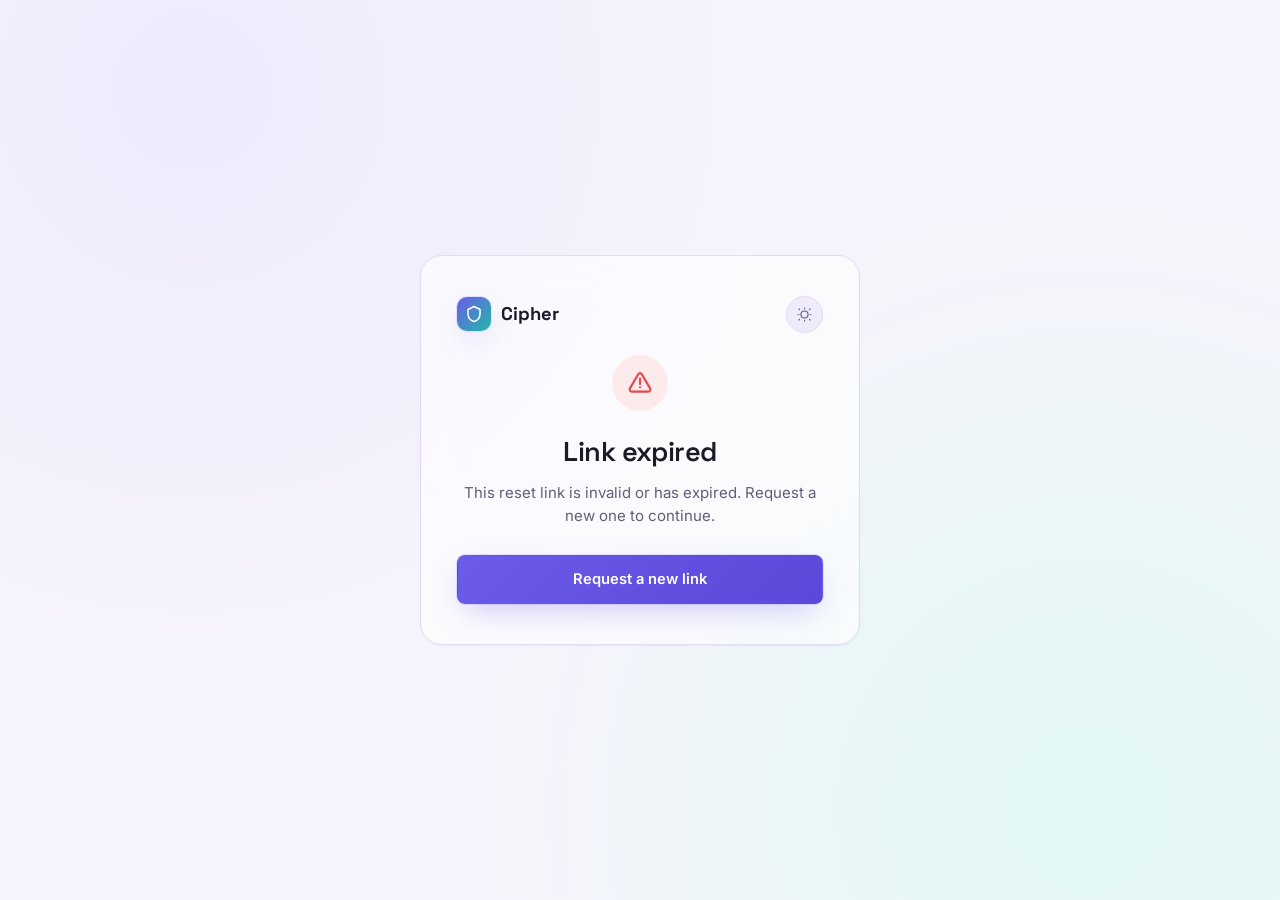
<file: WebDev-L2-LoginAuthentication/reset-password.html>
<!DOCTYPE html>
<html lang="en">
<head>
<meta charset="UTF-8">
<meta name="viewport" content="width=device-width, initial-scale=1.0">
<title>Set a new password · Cipher</title>
<link rel="preconnect" href="https://fonts.googleapis.com">
<link href="https://fonts.googleapis.com/css2?family=Space+Grotesk:wght@500;600;700&family=Inter:wght@400;500;600&family=JetBrains+Mono:wght@400;500&display=swap" rel="stylesheet">
<link rel="stylesheet" href="style.css">
</head>
<body>
<a class="skip-link" href="#main">Skip to content</a>

<div class="center-card-shell" id="main">
  <div class="card card--glass center-card fade-up">
    <div class="form-panel__top" style="margin-bottom:22px;">
      <a class="brand" href="login.html" style="color:var(--text)">
        <span class="brand__mark">
          <svg width="18" height="18" viewBox="0 0 24 24" fill="none"><path d="M12 2L4 6v6c0 5 3.4 8.7 8 10 4.6-1.3 8-5 8-10V6l-8-4z" stroke="currentColor" stroke-width="2" stroke-linejoin="round"/></svg>
        </span>
        Cipher
      </a>
      <button class="btn btn--icon" data-theme-toggle aria-label="Toggle dark mode" aria-pressed="false">
        <svg width="17" height="17" viewBox="0 0 24 24" fill="none"><path d="M12 3v1M12 20v1M4.2 4.2l.8.8M19 19l.8.8M3 12h1M20 12h1M4.2 19.8l.8-.8M19 5l.8-.8M12 7a5 5 0 100 10 5 5 0 000-10z" stroke="currentColor" stroke-width="1.6" stroke-linecap="round"/></svg>
      </button>
    </div>

    <div id="invalidView" style="display:none; text-align:center;">
      <div class="success-badge" style="background:var(--danger-tint); color:var(--danger);">
        <svg viewBox="0 0 24 24" fill="none"><path d="M12 8v5M12 16h.01M10.3 3.9L2.7 17a2 2 0 001.7 3h15.2a2 2 0 001.7-3L13.7 3.9a2 2 0 00-3.4 0z" stroke="currentColor" stroke-width="2" stroke-linecap="round" stroke-linejoin="round"/></svg>
      </div>
      <div class="form-header">
        <h1>Link expired</h1>
        <p>This reset link is invalid or has expired. Request a new one to continue.</p>
      </div>
      <a href="forgot-password.html" class="btn btn--primary btn--block">Request a new link</a>
    </div>

    <div id="formView">
      <div class="form-header">
        <h1>Set a new password</h1>
        <p>Choose a strong password for <b id="resetEmailLabel" style="color:var(--text)"></b>.</p>
      </div>
      <form id="resetForm" novalidate>
        <div class="field">
          <label class="field__label" for="password">New password</label>
          <div class="field__control">
            <input class="field__input" type="password" id="password" autocomplete="new-password" placeholder="Create a new password">
            <button type="button" class="field__toggle" data-password-toggle="password" aria-label="Show password">
              <svg class="eye" viewBox="0 0 24 24" fill="none"><path d="M2 12s3.5-7 10-7 10 7 10 7-3.5 7-10 7-10-7-10-7z" stroke="currentColor" stroke-width="1.6"/><circle cx="12" cy="12" r="3" stroke="currentColor" stroke-width="1.6"/></svg>
              <svg class="eye-off" viewBox="0 0 24 24" fill="none"><path d="M3 3l18 18M10.6 10.6a3 3 0 004.24 4.24M9.36 5.6A10.6 10.6 0 0112 5c6.5 0 10 7 10 7a13.8 13.8 0 01-3.2 4.1M6.3 6.3C4 7.8 2 12 2 12s2 4 6 6.2" stroke="currentColor" stroke-width="1.6" stroke-linecap="round"/></svg>
            </button>
          </div>
          <span class="field__error" id="passwordError"></span>
          <div class="strength" data-score="0">
            <div class="strength__bars">
              <div class="strength__bar"></div><div class="strength__bar"></div>
              <div class="strength__bar"></div><div class="strength__bar"></div>
            </div>
            <div class="strength__label"><span>Password strength</span><b data-strength-label>—</b></div>
          </div>
        </div>
        <div class="field">
          <label class="field__label" for="confirmPassword">Confirm new password</label>
          <input class="field__input" type="password" id="confirmPassword" autocomplete="new-password" placeholder="Re-enter your new password">
          <span class="field__error" id="confirmPasswordError"></span>
        </div>
        <button type="submit" class="btn btn--primary" id="submitBtn">Reset password</button>
      </form>
    </div>

    <div id="successView" style="display:none; text-align:center;">
      <div class="success-badge">
        <svg viewBox="0 0 24 24" fill="none"><path d="M5 13l4 4L19 7" stroke="currentColor" stroke-width="2.4" stroke-linecap="round" stroke-linejoin="round"/></svg>
      </div>
      <div class="form-header">
        <h1>Password updated</h1>
        <p>Your password has been reset. You can now sign in with your new password.</p>
      </div>
      <a href="login.html" class="btn btn--primary btn--block">Go to sign in</a>
    </div>
  </div>
</div>

<script src="storage.js"></script>
<script src="auth.js"></script>
<script src="ui.js"></script>
<script>
  Auth.redirectIfAuthed();

  const params = new URLSearchParams(location.search);
  const email = params.get("email") || "";
  const token = params.get("token") || "";
  const valid = email && token && Storage.verifyResetToken(email, token);

  if (!valid) {
    document.getElementById("formView").style.display = "none";
    document.getElementById("invalidView").style.display = "block";
  } else {
    document.getElementById("resetEmailLabel").textContent = email;

    const form = document.getElementById("resetForm");
    const password = document.getElementById("password");
    const confirmPassword = document.getElementById("confirmPassword");
    const submitBtn = document.getElementById("submitBtn");
    const strengthEl = document.querySelector(".strength");
    const strengthLabel = document.querySelector("[data-strength-label]");

    password.addEventListener("input", () => {
      UI.clearFieldError(password);
      const { score, label } = Auth.passwordStrength(password.value);
      strengthEl.dataset.score = String(score);
      strengthLabel.textContent = password.value ? label : "—";
    });
    confirmPassword.addEventListener("input", () => UI.clearFieldError(confirmPassword));

    form.addEventListener("submit", async (e) => {
      e.preventDefault();
      const pwError = Auth.validatePassword(password.value);
      const confirmError = Auth.validateConfirmPassword(password.value, confirmPassword.value);
      UI.setFieldError(password, pwError);
      UI.setFieldError(confirmPassword, confirmError);
      if (pwError || confirmError) return;

      UI.setButtonLoading(submitBtn, true, "Updating…");
      await new Promise((r) => setTimeout(r, 600));

      const result = await Auth.completePasswordReset({ email, token, newPassword: password.value });
      if (!result.ok) {
        UI.setButtonLoading(submitBtn, false);
        UI.toast(result.message, "error");
        document.getElementById("formView").style.display = "none";
        document.getElementById("invalidView").style.display = "block";
        return;
      }

      document.getElementById("formView").style.display = "none";
      document.getElementById("successView").style.display = "block";
      document.getElementById("successView").classList.add("fade-up");
      UI.toast("Password updated successfully.", "success");
    });
  }
</script>
</body>
</html>
</file>
<file: Advanced-Glassmorphism-Calculator/css/style.css>
/* =========================================================================
   Refract — Advanced Glassmorphism Calculator
   Design language: layered panes of glass catching light, refraction
   ripples on interaction, monospace numeric readout.
   ========================================================================= */

/* -------------------------------------------------------------------------
   1. Design tokens
   ------------------------------------------------------------------------- */
:root {
  /* Base palette (Aurora — default theme) */
  --color-bg-0: #0B1120;
  --color-bg-1: #131C34;
  --color-aurora-a: #2A2F73;
  --color-aurora-b: #1F5C6B;
  --color-aurora-c: #4A2E6B;

  --color-glass: #1E293B;
  --color-glass-alpha: 46%;
  --color-glass-border: rgba(232, 236, 250, 0.14);
  --color-glass-border-strong: rgba(232, 236, 250, 0.24);

  --color-ink: #E8ECFA;
  --color-ink-dim: #9AA5C4;
  --color-ink-faint: #66709A;

  --color-accent: #7C93FF;
  --color-accent-ink: #0B1120;
  --color-operator: #FF8B5E;
  --color-operator-ink: #2A1608;
  --color-secondary: #4FD1C5;

  --color-danger: #FF6B6B;

  /* Elevation / glass effect tuning */
  --blur-panel: 22px;
  --blur-key: 14px;
  --radius-panel: 28px;
  --radius-key: 16px;
  --radius-pill: 999px;

  /* Type */
  --font-display: "Space Grotesk", "Segoe UI", sans-serif;
  --font-mono: "JetBrains Mono", ui-monospace, "SFMono-Regular", monospace;
  --font-body: "Inter", "Segoe UI", sans-serif;

  /* Motion */
  --ease-glass: cubic-bezier(0.22, 1, 0.36, 1);
  --dur-fast: 140ms;
  --dur-mid: 320ms;
  --dur-slow: 520ms;

  --shadow-panel: 0 24px 60px -20px rgba(0, 0, 0, 0.65), 0 2px 0 0 rgba(255, 255, 255, 0.03) inset;
  --shadow-key: 0 6px 16px -8px rgba(0, 0, 0, 0.5);
}

/* Theme: Dawn — warm daylight glass */
[data-theme="dawn"] {
  --color-bg-0: #1C1512;
  --color-bg-1: #241A16;
  --color-aurora-a: #7A3B2E;
  --color-aurora-b: #C97A3E;
  --color-aurora-c: #4A2E3B;

  --color-glass: #3A2A22;
  --color-glass-border: rgba(255, 240, 225, 0.16);
  --color-glass-border-strong: rgba(255, 240, 225, 0.26);

  --color-ink: #FBF0E4;
  --color-ink-dim: #D9B9A0;
  --color-ink-faint: #A88568;

  --color-accent: #FFB25E;
  --color-accent-ink: #2A1608;
  --color-operator: #FF6E5E;
  --color-operator-ink: #2A0A08;
  --color-secondary: #F2D06B;
}

/* Theme: Noir — high-contrast monochrome glass */
[data-theme="noir"] {
  --color-bg-0: #0A0A0C;
  --color-bg-1: #121214;
  --color-aurora-a: #2A2A2E;
  --color-aurora-b: #1A1A1C;
  --color-aurora-c: #333338;

  --color-glass: #1C1C1F;
  --color-glass-border: rgba(255, 255, 255, 0.12);
  --color-glass-border-strong: rgba(255, 255, 255, 0.22);

  --color-ink: #F2F2F5;
  --color-ink-dim: #9C9CA6;
  --color-ink-faint: #5C5C66;

  --color-accent: #E8E8ED;
  --color-accent-ink: #0A0A0C;
  --color-operator: #FF5C5C;
  --color-operator-ink: #1A0505;
  --color-secondary: #7C93FF;
}

/* Theme: Mint — cool, clinical glass */
[data-theme="mint"] {
  --color-bg-0: #081713;
  --color-bg-1: #0E1F1A;
  --color-aurora-a: #0F4A3E;
  --color-aurora-b: #1E7A63;
  --color-aurora-c: #14332E;

  --color-glass: #113028;
  --color-glass-border: rgba(224, 250, 240, 0.14);
  --color-glass-border-strong: rgba(224, 250, 240, 0.24);

  --color-ink: #E4FBF3;
  --color-ink-dim: #9FCBBD;
  --color-ink-faint: #628F80;

  --color-accent: #45E0B6;
  --color-accent-ink: #04241C;
  --color-operator: #F2A65E;
  --color-operator-ink: #2A1608;
  --color-secondary: #7CC9FF;
}

/* -------------------------------------------------------------------------
   2. Reset & base
   ------------------------------------------------------------------------- */
*, *::before, *::after { box-sizing: border-box; }

html, body {
  height: 100%;
}

body {
  margin: 0;
  min-height: 100vh;
  font-family: var(--font-body);
  color: var(--color-ink);
  background: var(--color-bg-0);
  overflow-x: hidden;
  -webkit-font-smoothing: antialiased;
  text-rendering: optimizeLegibility;
}

img, svg { display: block; max-width: 100%; }

button {
  font-family: inherit;
  color: inherit;
  background: none;
  border: none;
  cursor: pointer;
}

kbd {
  font-family: var(--font-mono);
}

.sr-only {
  position: absolute;
  width: 1px; height: 1px;
  padding: 0; margin: -1px;
  overflow: hidden;
  clip: rect(0, 0, 0, 0);
  white-space: nowrap;
  border: 0;
}

/* -------------------------------------------------------------------------
   3. Background scene
   ------------------------------------------------------------------------- */
.bg-scene {
  position: fixed;
  inset: 0;
  z-index: 0;
  overflow: hidden;
  background: var(--color-bg-0);
}

.bg-aurora {
  position: absolute;
  inset: -20%;
  background:
    radial-gradient(45% 38% at 18% 20%, var(--color-aurora-a) 0%, transparent 70%),
    radial-gradient(50% 42% at 82% 15%, var(--color-aurora-b) 0%, transparent 70%),
    radial-gradient(55% 48% at 50% 90%, var(--color-aurora-c) 0%, transparent 72%);
  filter: blur(80px) saturate(130%);
  opacity: 0.55;
  animation: aurora-drift 26s var(--ease-glass) infinite alternate;
  transition: background var(--dur-slow) var(--ease-glass);
}

@keyframes aurora-drift {
  0%   { transform: translate3d(0, 0, 0) scale(1); }
  50%  { transform: translate3d(-2%, 2%, 0) scale(1.06); }
  100% { transform: translate3d(2%, -1%, 0) scale(1.02); }
}

.bg-grain {
  position: absolute;
  inset: 0;
  opacity: 0.05;
  mix-blend-mode: overlay;
  background-image: url("data:image/svg+xml;utf8,<svg xmlns='http://www.w3.org/2000/svg' width='120' height='120'><filter id='n'><feTurbulence type='fractalNoise' baseFrequency='0.9' numOctaves='2' stitchTiles='stitch'/></filter><rect width='100%25' height='100%25' filter='url(%23n)'/></svg>");
  background-size: 180px 180px;
}

@media (prefers-reduced-motion: reduce) {
  .bg-aurora { animation: none; }
}
body.motion-reduced .bg-aurora { animation: none; }

/* -------------------------------------------------------------------------
   4. App shell / layout
   ------------------------------------------------------------------------- */
.app {
  position: relative;
  z-index: 1;
  min-height: 100vh;
  display: flex;
  flex-direction: column;
  align-items: center;
  padding: clamp(16px, 4vw, 40px);
}

.topbar {
  position: relative;
  z-index: 25; /* stay above .scrim (15) and .settings (20) so controls remain clickable while panels are open */
  width: 100%;
  max-width: 920px;
  display: flex;
  align-items: center;
  justify-content: space-between;
  padding: 4px 4px 20px;
}

.brand {
  display: flex;
  align-items: center;
  gap: 10px;
}

.brand__mark {
  filter: drop-shadow(0 4px 10px rgba(0,0,0,0.35));
}

.brand__name {
  font-family: var(--font-display);
  font-weight: 600;
  font-size: 1.25rem;
  letter-spacing: 0.01em;
}

.topbar__controls {
  display: flex;
  gap: 8px;
}

.icon-btn {
  width: 42px;
  height: 42px;
  border-radius: var(--radius-pill);
  display: grid;
  place-items: center;
  background: rgba(255,255,255,0.06);
  border: 1px solid var(--color-glass-border);
  backdrop-filter: blur(var(--blur-key));
  -webkit-backdrop-filter: blur(var(--blur-key));
  transition: transform var(--dur-fast) var(--ease-glass), background var(--dur-fast) var(--ease-glass), border-color var(--dur-fast) var(--ease-glass);
}
.icon-btn:hover { background: rgba(255,255,255,0.11); border-color: var(--color-glass-border-strong); }
.icon-btn:active { transform: scale(0.92); }
.icon-btn.is-active { border-color: var(--color-accent); box-shadow: 0 0 0 3px color-mix(in srgb, var(--color-accent) 25%, transparent); }
.icon-btn--ghost { background: transparent; }

.icon {
  width: 19px;
  height: 19px;
  fill: none;
  stroke: currentColor;
  stroke-width: 1.7;
}

.stage {
  width: 100%;
  max-width: 920px;
  display: flex;
  align-items: flex-start;
  gap: 20px;
  position: relative;
}

/* -------------------------------------------------------------------------
   5. Glass panel base (calculator, drawer, settings share this language)
   ------------------------------------------------------------------------- */
.calculator,
.drawer,
.settings {
  background: rgba(30, 41, 59, 0.46); /* fallback for browsers without color-mix() */
  background: color-mix(in srgb, var(--color-glass) var(--color-glass-alpha, 46%), transparent);
  border: 1px solid var(--color-glass-border);
  border-radius: var(--radius-panel);
  backdrop-filter: blur(var(--blur-panel)) saturate(140%);
  -webkit-backdrop-filter: blur(var(--blur-panel)) saturate(140%);
  box-shadow: var(--shadow-panel);
  transition: background var(--dur-slow) var(--ease-glass), border-color var(--dur-slow) var(--ease-glass);
}

/* -------------------------------------------------------------------------
   6. Calculator panel
   ------------------------------------------------------------------------- */
.calculator {
  flex: 1 1 380px;
  max-width: 400px;
  padding: 22px;
  display: flex;
  flex-direction: column;
  gap: 16px;
}

.mode-switch {
  display: flex;
  padding: 4px;
  background: rgba(0,0,0,0.18);
  border-radius: var(--radius-pill);
  border: 1px solid var(--color-glass-border);
}

.mode-switch__btn {
  flex: 1;
  padding: 8px 10px;
  border-radius: var(--radius-pill);
  font-family: var(--font-display);
  font-size: 0.82rem;
  font-weight: 500;
  color: var(--color-ink-dim);
  transition: background var(--dur-mid) var(--ease-glass), color var(--dur-mid) var(--ease-glass);
}

.mode-switch__btn.is-active {
  background: var(--color-accent);
  color: var(--color-accent-ink);
}

/* Display */
.display {
  position: relative;
  border-radius: calc(var(--radius-panel) - 10px);
  background: rgba(0, 0, 0, 0.22);
  border: 1px solid var(--color-glass-border);
  padding: 20px 18px 16px;
  min-height: 118px;
  display: flex;
  flex-direction: column;
  justify-content: flex-end;
  gap: 6px;
  overflow: hidden;
}

.display__grain {
  position: absolute;
  inset: 0;
  opacity: 0.04;
  mix-blend-mode: overlay;
  pointer-events: none;
  background-image: url("data:image/svg+xml;utf8,<svg xmlns='http://www.w3.org/2000/svg' width='100' height='100'><filter id='n'><feTurbulence type='fractalNoise' baseFrequency='0.85' numOctaves='2'/></filter><rect width='100%25' height='100%25' filter='url(%23n)'/></svg>");
}

.display__expression {
  font-family: var(--font-mono);
  font-size: 0.95rem;
  color: var(--color-ink-faint);
  min-height: 1.2em;
  overflow-x: auto;
  white-space: nowrap;
  scrollbar-width: none;
  letter-spacing: 0.01em;
}
.display__expression::-webkit-scrollbar { display: none; }

.display__result-row {
  display: flex;
  align-items: baseline;
  gap: 8px;
  justify-content: flex-end;
}

.display__memory-badge {
  font-family: var(--font-display);
  font-size: 0.72rem;
  font-weight: 700;
  color: var(--color-secondary);
  border: 1px solid currentColor;
  border-radius: 6px;
  padding: 1px 5px;
  margin-right: auto;
}

.display__result {
  font-family: var(--font-mono);
  font-weight: 500;
  font-size: clamp(2rem, 8vw, 2.7rem);
  line-height: 1.05;
  color: var(--color-ink);
  overflow-x: auto;
  white-space: nowrap;
  max-width: 100%;
  scrollbar-width: none;
  text-align: right;
}
.display__result::-webkit-scrollbar { display: none; }
.display__result.is-error { color: var(--color-danger); }

/* Keys grid */
.keys {
  display: grid;
  gap: 10px;
}

.keys--main { grid-template-columns: repeat(4, 1fr); }
.keys--scientific {
  grid-template-columns: repeat(6, 1fr);
  gap: 8px;
  max-height: 500px;
  opacity: 1;
  transition: max-height var(--dur-slow) var(--ease-glass), opacity var(--dur-mid) var(--ease-glass), margin var(--dur-slow) var(--ease-glass);
}
.keys--scientific[hidden] {
  display: grid; /* override native hidden so transition can run */
  max-height: 0;
  opacity: 0;
  margin: -8px 0 0;
  overflow: hidden;
  pointer-events: none;
}

.keys--memory {
  grid-template-columns: repeat(5, 1fr);
  gap: 8px;
}

.key {
  position: relative;
  isolation: isolate;
  overflow: hidden;
  border-radius: var(--radius-key);
  padding: 16px 8px;
  font-family: var(--font-display);
  font-size: 1.05rem;
  font-weight: 500;
  background: rgba(255,255,255,0.055);
  border: 1px solid var(--color-glass-border);
  box-shadow: var(--shadow-key);
  transition: transform var(--dur-fast) var(--ease-glass), background var(--dur-fast) var(--ease-glass), border-color var(--dur-fast) var(--ease-glass);
}

.key:hover { background: rgba(255,255,255,0.1); border-color: var(--color-glass-border-strong); }
.key:active { transform: scale(0.95); }

.key--fn, .key--mem {
  font-size: 0.85rem;
  padding: 11px 6px;
  color: var(--color-ink-dim);
}

.key--util {
  color: var(--color-ink-dim);
  font-size: 0.92rem;
}

.key--op {
  color: var(--color-operator);
  font-size: 1.2rem;
  background: color-mix(in srgb, var(--color-operator) 12%, rgba(255,255,255,0.05));
}
.key--op:hover { background: color-mix(in srgb, var(--color-operator) 20%, rgba(255,255,255,0.06)); }
.key--op.is-active {
  background: var(--color-operator);
  color: var(--color-operator-ink);
}

.key--num { font-size: 1.15rem; }

.key--equals {
  background: var(--color-accent);
  color: var(--color-accent-ink);
  font-size: 1.25rem;
  border-color: transparent;
}
.key--equals:hover { filter: brightness(1.08); }

/* Refraction ripple: injected as a ::after positioned via CSS custom props set by JS */
.key::after {
  content: "";
  position: absolute;
  left: var(--ripple-x, 50%);
  top: var(--ripple-y, 50%);
  width: 12px;
  height: 12px;
  border-radius: 50%;
  background: radial-gradient(circle, rgba(255,255,255,0.55), rgba(255,255,255,0) 70%);
  transform: translate(-50%, -50%) scale(0);
  opacity: 0;
  pointer-events: none;
  z-index: 2;
}

.key.is-rippling::after {
  animation: key-ripple 620ms var(--ease-glass);
}

@keyframes key-ripple {
  0%   { transform: translate(-50%, -50%) scale(0);  opacity: 0.9; }
  60%  { transform: translate(-50%, -50%) scale(9);   opacity: 0.35; }
  100% { transform: translate(-50%, -50%) scale(14);  opacity: 0; }
}

body.motion-reduced .key.is-rippling::after { animation: none; }
body.motion-reduced .key:active { transform: none; }

/* -------------------------------------------------------------------------
   7. History drawer
   ------------------------------------------------------------------------- */
.drawer {
  flex: 0 0 auto;
  width: 0;
  max-width: 0;
  padding: 20px 0;
  display: flex;
  flex-direction: column;
  gap: 14px;
  max-height: min(640px, 80vh);
  overflow: hidden;

  transform: translateX(24px);
  opacity: 0;
  pointer-events: none;
  transition:
    width var(--dur-mid) var(--ease-glass),
    max-width var(--dur-mid) var(--ease-glass),
    padding var(--dur-mid) var(--ease-glass),
    transform var(--dur-mid) var(--ease-glass),
    opacity var(--dur-mid) var(--ease-glass);
}

.drawer.is-open {
  width: 300px;
  max-width: 300px;
  padding: 20px;
  overflow: visible;
  transform: translateX(0);
  opacity: 1;
  pointer-events: auto;
}

.drawer__header {
  display: flex;
  align-items: center;
  justify-content: space-between;
}

.drawer__title {
  font-family: var(--font-display);
  font-size: 1.05rem;
  font-weight: 600;
  margin: 0;
}

.text-btn {
  font-size: 0.8rem;
  color: var(--color-ink-dim);
  text-decoration: underline;
  text-underline-offset: 3px;
  transition: color var(--dur-fast) var(--ease-glass);
}
.text-btn:hover { color: var(--color-accent); }

.drawer__list {
  list-style: none;
  margin: 0;
  padding: 0;
  display: flex;
  flex-direction: column;
  gap: 8px;
  overflow-y: auto;
  padding-right: 4px;
}

.drawer__list::-webkit-scrollbar { width: 6px; }
.drawer__list::-webkit-scrollbar-thumb { background: var(--color-glass-border-strong); border-radius: 3px; }

.history-item {
  border-radius: 14px;
  border: 1px solid var(--color-glass-border);
  background: rgba(255,255,255,0.04);
  padding: 10px 12px;
  cursor: pointer;
  transition: background var(--dur-fast) var(--ease-glass), border-color var(--dur-fast) var(--ease-glass);
  animation: history-enter var(--dur-mid) var(--ease-glass);
}
.history-item:hover { background: rgba(255,255,255,0.08); border-color: var(--color-glass-border-strong); }

@keyframes history-enter {
  from { opacity: 0; transform: translateY(-6px); }
  to   { opacity: 1; transform: translateY(0); }
}

.history-item__expr {
  font-family: var(--font-mono);
  font-size: 0.78rem;
  color: var(--color-ink-faint);
  white-space: nowrap;
  overflow: hidden;
  text-overflow: ellipsis;
}

.history-item__result {
  font-family: var(--font-mono);
  font-size: 1.05rem;
  font-weight: 500;
  color: var(--color-ink);
}

.history-item__time {
  font-size: 0.68rem;
  color: var(--color-ink-faint);
  margin-top: 2px;
}

.drawer__empty {
  margin: 0;
  font-size: 0.85rem;
  color: var(--color-ink-faint);
  line-height: 1.5;
}
.drawer__list:not(:empty) + .drawer__empty { display: none; }

/* -------------------------------------------------------------------------
   8. Settings panel (floating, off-canvas on the right)
   ------------------------------------------------------------------------- */
.settings {
  position: fixed;
  top: 0;
  right: 0;
  z-index: 20;
  height: 100vh;
  width: min(340px, 100vw);
  border-radius: 0;
  border-left: 1px solid var(--color-glass-border);
  border-top: none; border-right: none; border-bottom: none;
  padding: 88px 22px 22px; /* top padding clears the fixed topbar so its gear icon never overlaps this panel's own controls */
  display: flex;
  flex-direction: column;
  gap: 22px;
  overflow-y: auto;

  transform: translateX(100%);
  transition: transform var(--dur-mid) var(--ease-glass);
}

.settings.is-open { transform: translateX(0); }

.settings__header {
  display: flex;
  align-items: center;
  justify-content: space-between;
}

.settings__title {
  font-family: var(--font-display);
  font-size: 1.1rem;
  font-weight: 600;
  margin: 0;
}

.settings__group {
  display: flex;
  flex-direction: column;
  gap: 10px;
}

.settings__label {
  font-size: 0.72rem;
  text-transform: uppercase;
  letter-spacing: 0.08em;
  color: var(--color-ink-faint);
  font-weight: 600;
}

.theme-grid {
  display: grid;
  grid-template-columns: 1fr 1fr;
  gap: 8px;
}

.theme-swatch {
  display: flex;
  align-items: center;
  gap: 8px;
  padding: 10px 12px;
  border-radius: 12px;
  border: 1px solid var(--color-glass-border);
  background: rgba(255,255,255,0.04);
  font-size: 0.82rem;
  color: var(--color-ink-dim);
  transition: border-color var(--dur-fast) var(--ease-glass), color var(--dur-fast) var(--ease-glass);
}
.theme-swatch:hover { color: var(--color-ink); }
.theme-swatch.is-active {
  border-color: var(--color-accent);
  color: var(--color-ink);
}

.theme-swatch__dot {
  width: 14px; height: 14px;
  border-radius: 50%;
  flex-shrink: 0;
  box-shadow: inset 0 0 0 1px rgba(255,255,255,0.25);
}
.theme-swatch[data-theme="aurora"] .theme-swatch__dot { background: linear-gradient(135deg, #2A2F73, #1F5C6B); }
.theme-swatch[data-theme="dawn"] .theme-swatch__dot { background: linear-gradient(135deg, #C97A3E, #7A3B2E); }
.theme-swatch[data-theme="noir"] .theme-swatch__dot { background: linear-gradient(135deg, #E8E8ED, #2A2A2E); }
.theme-swatch[data-theme="mint"] .theme-swatch__dot { background: linear-gradient(135deg, #45E0B6, #0F4A3E); }

.toggle-row {
  display: flex;
  align-items: center;
  justify-content: space-between;
  font-size: 0.86rem;
  color: var(--color-ink-dim);
  cursor: pointer;
}

.toggle-row input[type="checkbox"] {
  appearance: none;
  width: 38px;
  height: 22px;
  border-radius: var(--radius-pill);
  background: rgba(255,255,255,0.12);
  border: 1px solid var(--color-glass-border);
  position: relative;
  cursor: pointer;
  transition: background var(--dur-fast) var(--ease-glass);
  flex-shrink: 0;
}
.toggle-row input[type="checkbox"]::after {
  content: "";
  position: absolute;
  top: 2px; left: 2px;
  width: 16px; height: 16px;
  border-radius: 50%;
  background: var(--color-ink);
  transition: transform var(--dur-fast) var(--ease-glass);
}
.toggle-row input[type="checkbox"]:checked {
  background: var(--color-accent);
}
.toggle-row input[type="checkbox"]:checked::after {
  transform: translateX(16px);
  background: var(--color-accent-ink);
}

.shortcut-list {
  list-style: none;
  margin: 0;
  padding: 0;
  display: flex;
  flex-direction: column;
  gap: 8px;
}

.shortcut-list li {
  display: flex;
  align-items: center;
  justify-content: space-between;
  font-size: 0.8rem;
  color: var(--color-ink-dim);
}

.shortcut-list kbd {
  background: rgba(255,255,255,0.08);
  border: 1px solid var(--color-glass-border);
  border-radius: 6px;
  padding: 2px 7px;
  font-size: 0.72rem;
  color: var(--color-ink);
}

/* -------------------------------------------------------------------------
   9. Scrim (mobile overlay for drawer/settings)
   ------------------------------------------------------------------------- */
.scrim {
  position: fixed;
  inset: 0;
  z-index: 15;
  background: rgba(4, 6, 14, 0.55);
  backdrop-filter: blur(2px);
  opacity: 0;
  transition: opacity var(--dur-mid) var(--ease-glass);
}
.scrim.is-visible { opacity: 1; }

/* -------------------------------------------------------------------------
   10. Focus states (accessibility)
   ------------------------------------------------------------------------- */
:focus-visible {
  outline: 2px solid var(--color-accent);
  outline-offset: 2px;
  border-radius: 6px;
}

/* -------------------------------------------------------------------------
   11. Responsive
   ------------------------------------------------------------------------- */
@media (max-width: 760px) {
  .stage { flex-direction: column; }

  .drawer {
    position: fixed;
    top: 0;
    left: 0;
    z-index: 20;
    height: 100vh;
    width: min(300px, 84vw);
    max-width: none;
    border-radius: 0;
    transform: translateX(-100%);
  }
  .drawer.is-open { transform: translateX(0); }

  .calculator { max-width: 100%; }
}

@media (max-width: 420px) {
  .keys--main { gap: 8px; }
  .key { padding: 14px 6px; font-size: 0.98rem; }
  .display__result { font-size: clamp(1.7rem, 10vw, 2.2rem); }
  .keys--scientific { grid-template-columns: repeat(4, 1fr); }
  .keys--memory { grid-template-columns: repeat(5, 1fr); gap: 6px; }
}

@media (min-width: 761px) {
  .drawer[aria-hidden="true"] { display: flex; } /* keep in flex flow, animate via transform/opacity */
}
</file>
<file: WebDev-L2-LoginAuthentication/style.css>
/* =============================================================================
   CIPHER — Design System & Component Library
   Oasis Infobyte · Web Development Internship · Level 2 · Task 4

   Design direction: "Ledger, not lock icon." Most login screens borrow the
   same padlock-and-gradient-blob visual language. This one leans into what
   an auth system actually *does* — issue sessions, hash secrets, guard
   routes — and turns that into the signature element: a live, animated
   "session ledger" ticking away on the marketing panel, styled like a
   terminal log. Monospace type is used deliberately wherever the app is
   showing you real security-flavoured data (timestamps, tokens, stats),
   while a geometric display face carries the human-facing headlines.
   ============================================================================= */

/* ---------------------------------- tokens --------------------------------- */

:root {
  /* Palette — light mode */
  --bg: #F6F4FC;
  --bg-elevated: #FFFFFF;
  --surface: #FFFFFF;
  --surface-2: #EFEBFA;
  --surface-glass: rgba(255, 255, 255, 0.6);
  --border: #E1DBF3;
  --border-strong: #CFC6EC;
  --text: #1C1A29;
  --text-dim: #625D78;
  --text-faint: #948FA8;

  --primary: #6C5CE8;
  --primary-strong: #5A48DA;
  --primary-tint: #EEEAFD;
  --secondary: #22B8A8;
  --secondary-tint: #E1F8F4;
  --warm: #F2B84B;
  --warm-strong: #DA9F30;
  --danger: #E5484D;
  --danger-tint: #FDEBEC;
  --success: #23A66A;
  --success-tint: #E7F8EF;

  --ink-panel: #14121F;

  /* Typography */
  --font-display: "Space Grotesk", "Segoe UI", sans-serif;
  --font-body: "Inter", "Segoe UI", sans-serif;
  --font-mono: "JetBrains Mono", "SFMono-Regular", Consolas, monospace;

  /* Scale */
  --radius-sm: 8px;
  --radius-md: 14px;
  --radius-lg: 22px;
  --radius-pill: 999px;

  --shadow-sm: 0 1px 2px rgba(28, 26, 41, 0.06);
  --shadow-md: 0 8px 24px -6px rgba(28, 26, 41, 0.14);
  --shadow-lg: 0 24px 60px -12px rgba(28, 26, 41, 0.28);
  --shadow-glow: 0 0 0 1px rgba(108, 92, 232, 0.15), 0 12px 32px -8px rgba(108, 92, 232, 0.35);

  --ease: cubic-bezier(0.16, 1, 0.3, 1);
  --duration: 220ms;

  color-scheme: light;
}

[data-theme="dark"] {
  --bg: #0E0C17;
  --bg-elevated: #17142391;
  --surface: #17142380;
  --surface-2: #1E1A2E;
  --surface-glass: rgba(24, 21, 36, 0.55);
  --border: rgba(255, 255, 255, 0.09);
  --border-strong: rgba(255, 255, 255, 0.16);
  --text: #F3F1FA;
  --text-dim: #ACA7C2;
  --text-faint: #7A7591;

  --primary: #8B7CFF;
  --primary-strong: #A395FF;
  --primary-tint: rgba(139, 124, 255, 0.14);
  --secondary: #35D6C4;
  --secondary-tint: rgba(53, 214, 196, 0.14);
  --warm: #F2B84B;
  --warm-strong: #F7CB74;
  --danger: #FF6B6F;
  --danger-tint: rgba(255, 107, 111, 0.14);
  --success: #3FCE8A;
  --success-tint: rgba(63, 206, 138, 0.14);

  --ink-panel: #0B0A13;

  --shadow-sm: 0 1px 2px rgba(0, 0, 0, 0.3);
  --shadow-md: 0 8px 28px -6px rgba(0, 0, 0, 0.5);
  --shadow-lg: 0 30px 70px -14px rgba(0, 0, 0, 0.65);
  --shadow-glow: 0 0 0 1px rgba(139, 124, 255, 0.25), 0 16px 40px -10px rgba(139, 124, 255, 0.4);

  color-scheme: dark;
}

/* ----------------------------------- reset ---------------------------------- */

*,
*::before,
*::after { box-sizing: border-box; }

html { -webkit-text-size-adjust: 100%; }

body {
  margin: 0;
  min-height: 100vh;
  background: var(--bg);
  color: var(--text);
  font-family: var(--font-body);
  font-size: 15.5px;
  line-height: 1.55;
  transition: background var(--duration) var(--ease), color var(--duration) var(--ease);
}

h1, h2, h3, h4 {
  font-family: var(--font-display);
  font-weight: 600;
  letter-spacing: -0.02em;
  margin: 0;
  color: var(--text);
}

p { margin: 0; }
a { color: var(--primary); text-decoration: none; }
a:hover { text-decoration: underline; }
ul { margin: 0; padding: 0; list-style: none; }
button { font-family: inherit; }
img { max-width: 100%; display: block; }

@media (prefers-reduced-motion: reduce) {
  *, *::before, *::after {
    animation-duration: 0.001ms !important;
    animation-iteration-count: 1 !important;
    transition-duration: 0.001ms !important;
    scroll-behavior: auto !important;
  }
}

:focus-visible {
  outline: 2px solid var(--primary);
  outline-offset: 2px;
  border-radius: 4px;
}

.visually-hidden {
  position: absolute;
  width: 1px; height: 1px;
  padding: 0; margin: -1px;
  overflow: hidden;
  clip: rect(0,0,0,0);
  white-space: nowrap; border: 0;
}

.skip-link {
  position: absolute;
  left: 12px; top: -48px;
  background: var(--primary);
  color: #fff;
  padding: 10px 16px;
  border-radius: var(--radius-sm);
  z-index: 999;
  transition: top var(--duration) var(--ease);
}
.skip-link:focus { top: 12px; }

/* ---------------------------------- utility --------------------------------- */

.container { max-width: 1240px; margin: 0 auto; padding: 0 24px; }
.mono { font-family: var(--font-mono); }
.text-dim { color: var(--text-dim); }
.text-faint { color: var(--text-faint); }

/* =========================================================================
   AUTH SHELL — split-screen layout shared by login / register / forgot /
   reset password
   ========================================================================= */

.auth-shell {
  min-height: 100vh;
  display: grid;
  grid-template-columns: minmax(0, 1.05fr) minmax(0, 1fr);
}

@media (max-width: 940px) {
  .auth-shell { grid-template-columns: 1fr; }
  .auth-panel { display: none; }
}

/* -------- left: marketing / ledger panel -------- */

.auth-panel {
  position: relative;
  background: linear-gradient(160deg, var(--ink-panel) 0%, #211C39 62%, #2C2251 100%);
  color: #EFECFB;
  padding: 56px 56px 48px;
  display: flex;
  flex-direction: column;
  justify-content: space-between;
  overflow: hidden;
}

.auth-panel::before {
  content: "";
  position: absolute;
  inset: -20% -10%;
  background:
    radial-gradient(circle at 18% 20%, rgba(139, 124, 255, 0.35), transparent 55%),
    radial-gradient(circle at 82% 78%, rgba(53, 214, 196, 0.28), transparent 50%);
  filter: blur(10px);
  animation: driftAurora 16s ease-in-out infinite alternate;
  pointer-events: none;
}

@keyframes driftAurora {
  0%   { transform: translate3d(0,0,0) scale(1); }
  100% { transform: translate3d(2%, -3%, 0) scale(1.08); }
}

.auth-panel__grid {
  position: absolute;
  inset: 0;
  background-image:
    linear-gradient(rgba(255,255,255,0.045) 1px, transparent 1px),
    linear-gradient(90deg, rgba(255,255,255,0.045) 1px, transparent 1px);
  background-size: 42px 42px;
  mask-image: radial-gradient(circle at 30% 30%, black, transparent 75%);
}

.auth-panel__content { position: relative; z-index: 1; }

.brand {
  display: inline-flex;
  align-items: center;
  gap: 10px;
  font-family: var(--font-display);
  font-weight: 700;
  font-size: 1.15rem;
  color: #fff;
}

.brand__mark {
  width: 34px; height: 34px;
  border-radius: 10px;
  display: grid;
  place-items: center;
  background: linear-gradient(135deg, var(--primary), var(--secondary));
  box-shadow: var(--shadow-glow);
  color: #fff;
}

.auth-panel__eyebrow {
  display: inline-block;
  margin-top: 48px;
  font-family: var(--font-mono);
  font-size: 0.72rem;
  letter-spacing: 0.14em;
  text-transform: uppercase;
  color: var(--secondary);
  background: rgba(53, 214, 196, 0.12);
  border: 1px solid rgba(53, 214, 196, 0.3);
  padding: 5px 12px;
  border-radius: var(--radius-pill);
}

.auth-panel__headline {
  margin-top: 22px;
  font-size: clamp(1.9rem, 2.6vw, 2.5rem);
  line-height: 1.15;
  max-width: 15ch;
  color: #fff;
}

.auth-panel__headline em {
  font-style: normal;
  background: linear-gradient(90deg, var(--secondary), var(--primary-strong));
  -webkit-background-clip: text;
  background-clip: text;
  color: transparent;
}

.auth-panel__sub {
  margin-top: 16px;
  max-width: 38ch;
  color: rgba(239, 236, 251, 0.72);
  font-size: 0.98rem;
}

/* signature element: live session ledger */

.ledger {
  position: relative;
  z-index: 1;
  margin-top: 40px;
  background: rgba(12, 10, 22, 0.55);
  border: 1px solid rgba(255, 255, 255, 0.08);
  border-radius: var(--radius-md);
  padding: 16px 18px;
  backdrop-filter: blur(14px);
  min-height: 224px;
  display: flex;
  flex-direction: column;
  gap: 8px;
}

.ledger__header {
  display: flex;
  align-items: center;
  gap: 8px;
  font-family: var(--font-mono);
  font-size: 0.72rem;
  letter-spacing: 0.08em;
  text-transform: uppercase;
  color: rgba(239, 236, 251, 0.5);
  padding-bottom: 8px;
  border-bottom: 1px dashed rgba(255, 255, 255, 0.1);
  margin-bottom: 2px;
}

.ledger__dot {
  width: 7px; height: 7px;
  border-radius: 50%;
  background: var(--secondary);
  box-shadow: 0 0 0 3px rgba(53, 214, 196, 0.2);
  animation: pulseDot 1.8s ease-in-out infinite;
}

@keyframes pulseDot {
  0%, 100% { opacity: 1; }
  50% { opacity: 0.35; }
}

.ledger__line {
  display: grid;
  grid-template-columns: 62px 56px 1fr;
  gap: 10px;
  font-family: var(--font-mono);
  font-size: 0.76rem;
  color: rgba(239, 236, 251, 0.82);
  opacity: 0;
  transform: translateY(4px);
  transition: opacity 380ms var(--ease), transform 380ms var(--ease);
}

.ledger__line--in { opacity: 1; transform: translateY(0); }

.ledger__time { color: rgba(239, 236, 251, 0.4); }
.ledger__tag {
  color: var(--secondary);
  font-weight: 600;
}

.auth-panel__stats {
  position: relative;
  z-index: 1;
  display: flex;
  gap: 28px;
  margin-top: auto;
  padding-top: 32px;
}

.auth-panel__stat b {
  display: block;
  font-family: var(--font-display);
  font-size: 1.4rem;
  color: #fff;
}
.auth-panel__stat span {
  font-size: 0.78rem;
  color: rgba(239, 236, 251, 0.6);
}

/* -------- right: form panel -------- */

.form-panel {
  display: flex;
  flex-direction: column;
  padding: 32px clamp(24px, 6vw, 72px);
  background: var(--bg);
}

.form-panel__top {
  display: flex;
  justify-content: space-between;
  align-items: center;
  gap: 12px;
}

.form-panel__body {
  flex: 1;
  display: flex;
  flex-direction: column;
  justify-content: center;
  max-width: 420px;
  width: 100%;
  margin: 0 auto;
  padding: 36px 0;
}

.form-header { margin-bottom: 28px; }
.form-header h1 { font-size: 1.7rem; }
.form-header p { margin-top: 8px; color: var(--text-dim); font-size: 0.94rem; }

/* =========================================================================
   BUTTONS
   ========================================================================= */

.btn {
  position: relative;
  overflow: hidden;
  display: inline-flex;
  align-items: center;
  justify-content: center;
  gap: 8px;
  border: 1px solid transparent;
  border-radius: var(--radius-sm);
  padding: 12px 20px;
  font-size: 0.92rem;
  font-weight: 600;
  cursor: pointer;
  transition: transform 160ms var(--ease), box-shadow 160ms var(--ease), background 160ms var(--ease), border-color 160ms var(--ease);
  -webkit-tap-highlight-color: transparent;
}
.btn:active { transform: translateY(1px); }
.btn:disabled { opacity: 0.6; cursor: not-allowed; }

.btn--primary {
  background: linear-gradient(135deg, var(--primary), var(--primary-strong));
  color: #fff;
  box-shadow: var(--shadow-glow);
  width: 100%;
}
.btn--primary:hover:not(:disabled) { filter: brightness(1.06); }

.btn--ghost {
  background: transparent;
  border-color: var(--border-strong);
  color: var(--text);
}
.btn--ghost:hover { background: var(--surface-2); }

.btn--icon {
  padding: 9px;
  border-radius: var(--radius-pill);
  background: var(--surface-2);
  border-color: var(--border);
  color: var(--text-dim);
}
.btn--icon:hover { color: var(--text); background: var(--border); }

.btn--danger {
  background: var(--danger-tint);
  color: var(--danger);
  border-color: transparent;
}
.btn--danger:hover { filter: brightness(0.97); }

.btn--sm { padding: 8px 14px; font-size: 0.82rem; }
.btn--block { width: 100%; }

.btn__ripple {
  position: absolute;
  border-radius: 50%;
  background: rgba(255, 255, 255, 0.45);
  pointer-events: none;
  animation: ripple 620ms ease-out;
}
@keyframes ripple {
  from { transform: scale(0); opacity: 0.6; }
  to { transform: scale(1); opacity: 0; }
}

.spinner {
  width: 15px; height: 15px;
  border-radius: 50%;
  border: 2px solid rgba(255,255,255,0.4);
  border-top-color: #fff;
  animation: spin 700ms linear infinite;
  display: inline-block;
}
@keyframes spin { to { transform: rotate(360deg); } }

/* =========================================================================
   FORM FIELDS
   ========================================================================= */

.field { margin-bottom: 18px; }

.field__label {
  display: block;
  font-size: 0.82rem;
  font-weight: 600;
  color: var(--text);
  margin-bottom: 7px;
}

.field__control {
  position: relative;
  display: flex;
  align-items: center;
}

.field__input {
  width: 100%;
  background: var(--surface);
  border: 1.5px solid var(--border);
  color: var(--text);
  border-radius: var(--radius-sm);
  padding: 12px 14px;
  font-size: 0.94rem;
  font-family: var(--font-body);
  transition: border-color 160ms var(--ease), box-shadow 160ms var(--ease);
}

.field__input::placeholder { color: var(--text-faint); }

.field__input:focus {
  outline: none;
  border-color: var(--primary);
  box-shadow: 0 0 0 4px var(--primary-tint);
}

.field--error .field__input {
  border-color: var(--danger);
}
.field--error .field__input:focus {
  box-shadow: 0 0 0 4px var(--danger-tint);
}

.field__toggle {
  position: absolute;
  right: 6px;
  background: none;
  border: none;
  color: var(--text-faint);
  cursor: pointer;
  padding: 8px;
  border-radius: var(--radius-sm);
  display: grid;
  place-items: center;
}
.field__toggle:hover { color: var(--text-dim); background: var(--surface-2); }
.field__toggle svg { width: 18px; height: 18px; }
.field__toggle .eye-off { display: none; }
.field__toggle.is-active .eye { display: none; }
.field__toggle.is-active .eye-off { display: block; }

.field__error {
  display: block;
  min-height: 16px;
  margin-top: 6px;
  font-size: 0.78rem;
  color: var(--danger);
}

.field__hint {
  display: block;
  margin-top: 6px;
  font-size: 0.78rem;
  color: var(--text-faint);
}

.field-row { display: grid; grid-template-columns: 1fr 1fr; gap: 14px; }
@media (max-width: 480px) { .field-row { grid-template-columns: 1fr; } }

.form-aux {
  display: flex;
  align-items: center;
  justify-content: space-between;
  margin: -4px 0 20px;
  font-size: 0.86rem;
}

.checkbox {
  display: inline-flex;
  align-items: center;
  gap: 8px;
  cursor: pointer;
  font-size: 0.86rem;
  color: var(--text-dim);
  user-select: none;
}
.checkbox input {
  appearance: none;
  width: 18px; height: 18px;
  border: 1.5px solid var(--border-strong);
  border-radius: 5px;
  display: grid;
  place-items: center;
  cursor: pointer;
  transition: background 140ms var(--ease), border-color 140ms var(--ease);
  flex-shrink: 0;
}
.checkbox input:checked {
  background: var(--primary);
  border-color: var(--primary);
  background-image: url("data:image/svg+xml,%3Csvg xmlns='http://www.w3.org/2000/svg' viewBox='0 0 16 16' fill='none'%3E%3Cpath d='M3 8.5L6.2 11.5L13 4.5' stroke='white' stroke-width='2' stroke-linecap='round' stroke-linejoin='round'/%3E%3C/svg%3E");
  background-repeat: no-repeat;
  background-position: center;
}

.form-footer {
  margin-top: 24px;
  text-align: center;
  font-size: 0.88rem;
  color: var(--text-dim);
}

.divider {
  display: flex;
  align-items: center;
  gap: 12px;
  margin: 22px 0;
  color: var(--text-faint);
  font-size: 0.78rem;
}
.divider::before, .divider::after {
  content: "";
  flex: 1;
  height: 1px;
  background: var(--border);
}

/* password strength meter */

.strength { margin-top: 10px; }
.strength__bars { display: grid; grid-template-columns: repeat(4, 1fr); gap: 5px; }
.strength__bar {
  height: 4px;
  border-radius: var(--radius-pill);
  background: var(--border);
  transition: background 200ms var(--ease);
}
.strength[data-score="1"] .strength__bar:nth-child(1) { background: var(--danger); }
.strength[data-score="2"] .strength__bar:nth-child(-n+2) { background: var(--warm); }
.strength[data-score="3"] .strength__bar:nth-child(-n+3) { background: var(--secondary); }
.strength[data-score="4"] .strength__bar { background: var(--success); }

.strength__label {
  display: flex;
  justify-content: space-between;
  margin-top: 7px;
  font-size: 0.76rem;
  color: var(--text-faint);
}
.strength__label b { color: var(--text-dim); font-weight: 600; }

.checklist { margin-top: 10px; display: flex; flex-wrap: wrap; gap: 6px 14px; }
.checklist__item {
  font-size: 0.76rem;
  color: var(--text-faint);
  display: inline-flex;
  align-items: center;
  gap: 5px;
}
.checklist__item::before {
  content: "";
  width: 6px; height: 6px;
  border-radius: 50%;
  background: var(--border-strong);
}
.checklist__item.is-met { color: var(--success); }
.checklist__item.is-met::before { background: var(--success); }

/* =========================================================================
   CARDS / GLASS SURFACES
   ========================================================================= */

.card {
  background: var(--surface);
  border: 1px solid var(--border);
  border-radius: var(--radius-lg);
  box-shadow: var(--shadow-sm);
}

.card--glass {
  background: var(--surface-glass);
  backdrop-filter: blur(18px);
  border: 1px solid var(--border);
}

.center-card-shell {
  min-height: 100vh;
  display: grid;
  place-items: center;
  padding: 24px;
  background:
    radial-gradient(circle at 15% 10%, var(--primary-tint), transparent 45%),
    radial-gradient(circle at 85% 90%, var(--secondary-tint), transparent 45%),
    var(--bg);
}

.center-card {
  width: 100%;
  max-width: 440px;
  padding: 40px 36px;
}

/* success state */

.success-badge {
  width: 56px; height: 56px;
  border-radius: 50%;
  background: var(--success-tint);
  color: var(--success);
  display: grid;
  place-items: center;
  margin: 0 auto 20px;
  animation: popIn 480ms var(--ease);
}
.success-badge svg { width: 26px; height: 26px; }

@keyframes popIn {
  0% { transform: scale(0.4); opacity: 0; }
  70% { transform: scale(1.08); opacity: 1; }
  100% { transform: scale(1); }
}

.reset-link-box {
  margin-top: 18px;
  padding: 14px;
  border-radius: var(--radius-sm);
  border: 1px dashed var(--border-strong);
  background: var(--surface-2);
  font-family: var(--font-mono);
  font-size: 0.78rem;
  word-break: break-all;
  color: var(--text-dim);
}

/* =========================================================================
   TOASTS
   ========================================================================= */

.toast-host {
  position: fixed;
  top: 20px;
  right: 20px;
  z-index: 1000;
  display: flex;
  flex-direction: column;
  gap: 10px;
  max-width: 340px;
}

.toast {
  display: flex;
  align-items: flex-start;
  gap: 10px;
  background: var(--surface);
  border: 1px solid var(--border);
  box-shadow: var(--shadow-lg);
  border-radius: var(--radius-md);
  padding: 13px 16px;
  font-size: 0.86rem;
  color: var(--text);
  opacity: 0;
  transform: translateX(24px);
  transition: opacity 220ms var(--ease), transform 220ms var(--ease);
  cursor: pointer;
}
.toast--in { opacity: 1; transform: translateX(0); }

.toast__icon {
  flex-shrink: 0;
  width: 20px; height: 20px;
  border-radius: 50%;
  display: grid;
  place-items: center;
  font-size: 0.72rem;
  font-weight: 700;
  color: #fff;
}
.toast--success .toast__icon { background: var(--success); }
.toast--error .toast__icon { background: var(--danger); }
.toast--info .toast__icon { background: var(--primary); }

/* =========================================================================
   APP SHELL — dashboard / profile
   ========================================================================= */

.app-shell { min-height: 100vh; background: var(--bg); }

.topbar {
  position: sticky;
  top: 0;
  z-index: 50;
  display: flex;
  align-items: center;
  justify-content: space-between;
  gap: 16px;
  padding: 14px 24px;
  background: var(--surface-glass);
  backdrop-filter: blur(14px);
  border-bottom: 1px solid var(--border);
}

.topbar__nav { display: flex; align-items: center; gap: 6px; }

.navlink {
  padding: 8px 14px;
  border-radius: var(--radius-pill);
  font-size: 0.86rem;
  font-weight: 600;
  color: var(--text-dim);
}
.navlink:hover { background: var(--surface-2); text-decoration: none; }
.navlink.is-active { background: var(--primary-tint); color: var(--primary); }

.topbar__actions { display: flex; align-items: center; gap: 10px; }

.avatar {
  width: 36px; height: 36px;
  border-radius: 50%;
  background: linear-gradient(135deg, var(--primary), var(--secondary));
  color: #fff;
  display: grid;
  place-items: center;
  font-family: var(--font-display);
  font-weight: 700;
  font-size: 0.9rem;
  overflow: hidden;
  flex-shrink: 0;
}
.avatar img { width: 100%; height: 100%; object-fit: cover; }
.avatar--lg { width: 84px; height: 84px; font-size: 1.6rem; }

.page { max-width: 1080px; margin: 0 auto; padding: 36px 24px 80px; }

.page-head { margin-bottom: 28px; }
.page-head h1 { font-size: 1.7rem; }
.page-head p { margin-top: 6px; color: var(--text-dim); }

.grid {
  display: grid;
  gap: 20px;
  grid-template-columns: repeat(12, 1fr);
}
.col-8 { grid-column: span 8; }
.col-4 { grid-column: span 4; }
.col-6 { grid-column: span 6; }
.col-12 { grid-column: span 12; }
@media (max-width: 860px) {
  .col-8, .col-4, .col-6 { grid-column: span 12; }
}

.panel { padding: 24px; }
.panel__head {
  display: flex;
  align-items: center;
  justify-content: space-between;
  margin-bottom: 18px;
}
.panel__head h2 { font-size: 1.05rem; }

.welcome-card {
  padding: 28px;
  background: linear-gradient(135deg, var(--ink-panel), #241E3D);
  color: #fff;
  position: relative;
  overflow: hidden;
}
.welcome-card::after {
  content: "";
  position: absolute;
  inset: 0;
  background: radial-gradient(circle at 90% 0%, rgba(139,124,255,0.35), transparent 55%);
}
.welcome-card__inner { position: relative; z-index: 1; }
.welcome-card h2 { color: #fff; font-size: 1.4rem; }
.welcome-card p { color: rgba(255,255,255,0.7); margin-top: 8px; max-width: 46ch; }
.welcome-card__meta {
  margin-top: 20px;
  display: flex;
  gap: 8px;
  align-items: center;
  font-family: var(--font-mono);
  font-size: 0.78rem;
  color: rgba(255,255,255,0.55);
}
.welcome-card__meta .dot { width: 6px; height: 6px; border-radius: 50%; background: var(--success); }

.stat-grid { display: grid; grid-template-columns: repeat(3, 1fr); gap: 14px; margin-top: 4px;}
@media (max-width: 560px) { .stat-grid { grid-template-columns: 1fr; } }
.stat {
  padding: 16px;
  border-radius: var(--radius-md);
  background: var(--surface-2);
  border: 1px solid var(--border);
}
.stat b { display: block; font-family: var(--font-display); font-size: 1.5rem; }
.stat span { font-size: 0.78rem; color: var(--text-dim); }

.activity-list { display: flex; flex-direction: column; }
.activity-item {
  display: flex;
  align-items: center;
  gap: 12px;
  padding: 12px 0;
  border-bottom: 1px solid var(--border);
  font-size: 0.88rem;
}
.activity-item:last-child { border-bottom: none; }
.activity-item__dot {
  width: 8px; height: 8px;
  border-radius: 50%;
  background: var(--primary);
  flex-shrink: 0;
}
.activity-item__time {
  margin-left: auto;
  font-family: var(--font-mono);
  font-size: 0.74rem;
  color: var(--text-faint);
  white-space: nowrap;
}

.quick-actions { display: flex; flex-direction: column; gap: 10px; }
.quick-action {
  display: flex;
  align-items: center;
  gap: 12px;
  padding: 12px 14px;
  border-radius: var(--radius-md);
  border: 1px solid var(--border);
  background: var(--surface);
  cursor: pointer;
  font-size: 0.88rem;
  font-weight: 600;
  color: var(--text);
  transition: border-color 160ms var(--ease), transform 160ms var(--ease);
  width: 100%;
  text-align: left;
}
.quick-action:hover { border-color: var(--primary); transform: translateX(2px); text-decoration: none; }
.quick-action__icon {
  width: 32px; height: 32px;
  border-radius: 9px;
  display: grid;
  place-items: center;
  background: var(--primary-tint);
  color: var(--primary);
  flex-shrink: 0;
}

.profile-picker { display: flex; align-items: center; gap: 16px; margin-bottom: 24px; }
.avatar-options { display: flex; gap: 10px; flex-wrap: wrap; }
.avatar-swatch {
  width: 40px; height: 40px;
  border-radius: 50%;
  cursor: pointer;
  border: 2px solid transparent;
  display: grid;
  place-items: center;
  color: #fff;
  font-family: var(--font-display);
  font-weight: 700;
}
.avatar-swatch.is-selected { border-color: var(--text); box-shadow: 0 0 0 3px var(--primary-tint); }

.theme-picker { display: flex; gap: 10px; }
.theme-option {
  flex: 1;
  padding: 14px;
  border: 1.5px solid var(--border);
  border-radius: var(--radius-md);
  text-align: center;
  cursor: pointer;
  font-size: 0.82rem;
  font-weight: 600;
  color: var(--text-dim);
  transition: border-color 160ms var(--ease);
}
.theme-option.is-selected { border-color: var(--primary); color: var(--primary); background: var(--primary-tint); }

/* =========================================================================
   MISC / LANDING (index.html splash)
   ========================================================================= */

.splash {
  min-height: 100vh;
  display: grid;
  place-items: center;
  background: var(--bg);
}
.splash__inner { text-align: center; }
.splash .spinner { width: 22px; height: 22px; border-color: var(--border); border-top-color: var(--primary); margin: 0 auto 14px; }

/* animations for page entry */

.fade-up {
  animation: fadeUp 460ms var(--ease) both;
}
@keyframes fadeUp {
  from { opacity: 0; transform: translateY(10px); }
  to { opacity: 1; transform: translateY(0); }
}
</file>
<file: WebDev-L2-TodoApp/style.css>
/* ==========================================================================
   ARCLIGHT — a task workspace shaped like the arc of a day
   Design tokens, layout, components, motion.
   ========================================================================== */

/* ---------- Design tokens ---------- */
:root{
  --font-display:'Fraunces', 'Iowan Old Style', serif;
  --font-body:'Inter', -apple-system, BlinkMacSystemFont, sans-serif;
  --font-mono:'IBM Plex Mono', ui-monospace, monospace;

  --radius-sm:8px;
  --radius-md:14px;
  --radius-lg:22px;
  --radius-pill:999px;

  --ease-out:cubic-bezier(.16,1,.3,1);
  --ease-spring:cubic-bezier(.34,1.56,.64,1);
  --dur-fast:150ms;
  --dur-mid:280ms;
  --dur-slow:520ms;

  --priority-critical:#E2665E;
  --priority-high:#E8A33D;
  --priority-medium:#5B9BD9;
  --priority-low:#7FA582;

  --shadow-color:0deg 0% 0%;
  --shadow-sm:0 1px 2px hsl(var(--shadow-color)/0.12);
  --shadow-md:0 8px 24px -8px hsl(var(--shadow-color)/0.28);
  --shadow-lg:0 24px 60px -16px hsl(var(--shadow-color)/0.38);
}

/* ---------- Theme: Dusk (default dark) ---------- */
[data-theme="dusk"]{
  --bg:#15131b;
  --bg-elevated:#1c1a24;
  --bg-panel:#201e29;
  --bg-hover:#2a2733;
  --border:#312e3c;
  --border-soft:#262330;
  --text:#f2efe9;
  --text-dim:#a29fae;
  --text-faint:#716e7d;
  --accent:#e8a33d;
  --accent-text:#1a1508;
  --accent-soft:rgba(232,163,61,.15);
  --sun:#ffd27a;
  --track:#2c2937;
  --glass:rgba(32,30,41,.62);
  --glass-border:rgba(255,255,255,.07);
  color-scheme: dark;
}

/* ---------- Theme: Daybreak (light) ---------- */
[data-theme="light"]{
  --bg:#fbf8f2;
  --bg-elevated:#ffffff;
  --bg-panel:#ffffff;
  --bg-hover:#f1ece1;
  --border:#e7e0d1;
  --border-soft:#efe9db;
  --text:#241f14;
  --text-dim:#6b6353;
  --text-faint:#a49b86;
  --accent:#c17d2a;
  --accent-text:#fffaf0;
  --accent-soft:rgba(193,125,42,.12);
  --sun:#e2a33d;
  --track:#eee6d5;
  --glass:rgba(255,255,255,.68);
  --glass-border:rgba(36,31,20,.08);
  color-scheme: light;
}

/* ---------- Theme: Midnight ---------- */
[data-theme="midnight"]{
  --bg:#080a14;
  --bg-elevated:#0d1020;
  --bg-panel:#10132a;
  --bg-hover:#161a35;
  --border:#20254a;
  --border-soft:#181c38;
  --text:#e8eaff;
  --text-dim:#8a8fc0;
  --text-faint:#5a5e8a;
  --accent:#8b7dff;
  --accent-text:#0a0820;
  --accent-soft:rgba(139,125,255,.16);
  --sun:#9fe3ff;
  --track:#1a1e3c;
  --glass:rgba(16,19,42,.62);
  --glass-border:rgba(160,170,255,.1);
  color-scheme: dark;
}

/* ---------- Theme: Ocean ---------- */
[data-theme="ocean"]{
  --bg:#0a1f24;
  --bg-elevated:#0e2830;
  --bg-panel:#0f2b33;
  --bg-hover:#153740;
  --border:#1f4750;
  --border-soft:#173a42;
  --text:#eaf6f4;
  --text-dim:#8fb9b8;
  --text-faint:#5d8a89;
  --accent:#4fb6a8;
  --accent-text:#04211f;
  --accent-soft:rgba(79,182,168,.16);
  --sun:#7fe0d0;
  --track:#153940;
  --glass:rgba(14,40,48,.62);
  --glass-border:rgba(127,224,208,.1);
  color-scheme: dark;
}

/* ---------- Reset ---------- */
*,*::before,*::after{box-sizing:border-box;}
html,body{height:100%;}
body{
  margin:0;
  background:var(--bg);
  color:var(--text);
  font-family:var(--font-body);
  -webkit-font-smoothing:antialiased;
  transition:background var(--dur-mid) var(--ease-out), color var(--dur-mid) var(--ease-out);
}
h1,h2,h3{font-family:var(--font-display); margin:0; font-weight:600;}
p{margin:0;}
ul{list-style:none;margin:0;padding:0;}
button{font-family:inherit;cursor:pointer;background:none;border:none;color:inherit;}
input,textarea,select{font-family:inherit;color:inherit;}
a{color:inherit;}
::selection{background:var(--accent-soft);}

.skip-link{
  position:absolute; left:-999px; top:0; background:var(--accent); color:var(--accent-text);
  padding:10px 16px; border-radius:0 0 8px 0; z-index:999; font-weight:600;
}
.skip-link:focus{left:0;}

:focus-visible{outline:2px solid var(--accent); outline-offset:2px; border-radius:4px;}

@media (prefers-reduced-motion: reduce){
  *,*::before,*::after{animation-duration:.001ms !important; transition-duration:.001ms !important;}
}

/* ---------- App shell ---------- */
.app-shell{
  display:grid;
  grid-template-columns: 264px 1fr;
  min-height:100vh;
}

/* ---------- Sidebar ---------- */
.sidebar{
  background:var(--bg-elevated);
  border-right:1px solid var(--border-soft);
  padding:22px 16px;
  display:flex;
  flex-direction:column;
  gap:22px;
  position:sticky;
  top:0;
  height:100vh;
}
.sidebar__brand{display:flex; align-items:center; gap:10px; padding:0 6px;}
.brand-mark{color:var(--accent); display:flex;}
.brand-name{font-family:var(--font-display); font-size:1.25rem; font-weight:600; letter-spacing:.01em;}

.sidebar__nav{display:flex; flex-direction:column; gap:2px;}
.nav-item{
  display:flex; align-items:center; gap:11px;
  padding:9px 10px; border-radius:var(--radius-sm);
  color:var(--text-dim); font-size:.9rem; font-weight:500;
  transition:background var(--dur-fast) var(--ease-out), color var(--dur-fast);
  text-align:left; width:100%;
}
.nav-icon{flex-shrink:0; opacity:.85;}
.nav-item:hover{background:var(--bg-hover); color:var(--text);}
.nav-item.is-active{background:var(--accent-soft); color:var(--accent);}
.nav-count{
  margin-left:auto; font-family:var(--font-mono); font-size:.72rem;
  background:var(--bg-hover); padding:1px 7px; border-radius:var(--radius-pill); color:var(--text-dim);
}
.nav-item.is-active .nav-count{background:transparent; color:var(--accent);}

.sidebar__section{display:flex; flex-direction:column; gap:6px; flex:1; min-height:0;}
.sidebar__section-head{
  display:flex; justify-content:space-between; align-items:center;
  font-size:.72rem; text-transform:uppercase; letter-spacing:.08em;
  color:var(--text-faint); padding:0 10px; font-weight:600;
}
.category-list{display:flex; flex-direction:column; gap:1px; overflow-y:auto;}
.category-list li{display:flex;}
.category-pill-btn{
  display:flex; align-items:center; gap:9px; width:100%;
  padding:7px 10px; border-radius:var(--radius-sm); font-size:.86rem; color:var(--text-dim);
  transition:background var(--dur-fast);
}
.category-pill-btn:hover{background:var(--bg-hover); color:var(--text);}
.category-pill-btn.is-active{background:var(--bg-hover); color:var(--text); font-weight:600;}
.cat-swatch{width:8px; height:8px; border-radius:50%; flex-shrink:0;}
.category-pill-btn .nav-count{margin-left:auto;}

.add-category-btn{
  display:flex; align-items:center; gap:7px; padding:7px 10px; margin-top:2px;
  font-size:.82rem; color:var(--text-faint); border-radius:var(--radius-sm);
}
.add-category-btn:hover{color:var(--accent); background:var(--bg-hover);}

.sidebar__footer{border-top:1px solid var(--border-soft); padding-top:14px;}
.theme-switcher{display:flex; gap:10px; padding:0 6px;}
.theme-dot{
  width:22px; height:22px; border-radius:50%; border:2px solid var(--border);
  transition:transform var(--dur-fast) var(--ease-spring), border-color var(--dur-fast);
  position:relative;
}
.theme-dot[data-theme-choice="light"]{background:#fbf8f2;}
.theme-dot[data-theme-choice="dusk"]{background:#1c1a24;}
.theme-dot[data-theme-choice="midnight"]{background:#0a0e1a;}
.theme-dot[data-theme-choice="ocean"]{background:#0e2830;}
.theme-dot:hover{transform:scale(1.15);}
.theme-dot[aria-checked="true"]{border-color:var(--accent); transform:scale(1.12);}

/* ---------- Main ---------- */
.main{padding:28px 40px 80px; max-width:1400px; width:100%;}
.mobile-topbar{display:none;}

/* ---------- Dashboard header / Day Arc ---------- */
.dash-header{
  display:flex; justify-content:space-between; align-items:center; gap:32px;
  margin-bottom:30px; flex-wrap:wrap;
}
.dash-eyebrow{
  font-family:var(--font-mono); font-size:.76rem; letter-spacing:.08em; text-transform:uppercase;
  color:var(--accent); margin-bottom:8px;
}
.dash-greeting{font-size:clamp(1.7rem,3vw,2.4rem); letter-spacing:-.01em;}
.dash-subline{color:var(--text-dim); margin-top:6px; font-size:.95rem;}

.day-arc-card{
  background:var(--glass);
  border:1px solid var(--glass-border);
  border-radius:var(--radius-lg);
  padding:18px 26px 14px;
  backdrop-filter:blur(18px);
  box-shadow:var(--shadow-md);
  display:flex; flex-direction:column; align-items:center;
  min-width:300px;
  position:relative;
  overflow:hidden;
}
.day-arc-card::before{
  content:'';
  position:absolute; inset:0;
  background:linear-gradient(120deg, rgba(255,255,255,.10), transparent 40%);
  pointer-events:none;
}
.day-arc{width:260px; height:auto; overflow:visible;}
.arc-track{stroke:var(--track); stroke-width:8;}
.arc-fill{
  stroke:var(--accent); stroke-width:8;
  stroke-dasharray: 408.4; stroke-dashoffset:408.4;
  transition:stroke-dashoffset var(--dur-slow) var(--ease-out);
  filter:drop-shadow(0 0 6px var(--accent-soft));
}
.arc-sun{fill:var(--sun); filter:drop-shadow(0 0 6px var(--sun));}
.arc-dot{transition:transform var(--dur-fast) var(--ease-spring);}
.arc-dot:hover{transform:scale(1.4);}

.day-arc__stats{margin-top:-38px; text-align:center;}
.day-arc__percent{font-family:var(--font-display); font-size:2.1rem; font-weight:600;}
.day-arc__label{font-size:.78rem; color:var(--text-dim);}
.day-arc__legend{display:flex; gap:18px; margin-top:12px; font-size:.78rem; color:var(--text-dim);}
.day-arc__legend b{color:var(--text); font-weight:600; margin-left:3px;}
.dot{width:8px; height:8px; border-radius:50%; display:inline-block; margin-right:5px;}
.dot--done{background:var(--accent);}
.dot--pending{background:var(--track); border:1px solid var(--text-faint);}

/* ---------- Quick add ---------- */
.quick-add{margin-bottom:16px;}
.quick-add__form{
  display:flex; align-items:center; gap:10px;
  background:var(--bg-elevated); border:1px solid var(--border-soft);
  border-radius:var(--radius-md); padding:6px 6px 6px 16px;
  transition:border-color var(--dur-fast), box-shadow var(--dur-fast);
}
.quick-add__form:focus-within{border-color:var(--accent); box-shadow:0 0 0 3px var(--accent-soft);}
.quick-add__icon{color:var(--accent); flex-shrink:0;}
.quick-add__form input{
  flex:1; border:none; background:transparent; padding:10px 0; font-size:.95rem; outline:none; color:var(--text);
}
.quick-add__form input::placeholder{color:var(--text-faint);}

/* ---------- Buttons ---------- */
.btn{
  padding:10px 18px; border-radius:var(--radius-sm); font-size:.86rem; font-weight:600;
  transition:transform var(--dur-fast) var(--ease-spring), box-shadow var(--dur-fast), background var(--dur-fast);
  position:relative; overflow:hidden; white-space:nowrap;
}
.btn--primary{background:var(--accent); color:var(--accent-text);}
.btn--primary:hover{transform:translateY(-2px); box-shadow:0 10px 24px -8px var(--accent-soft);}
.btn--primary:active{transform:translateY(0px) scale(.98);}
.btn--ghost{background:transparent; color:var(--text-dim); border:1px solid var(--border);}
.btn--ghost:hover{color:var(--text); background:var(--bg-hover); transform:translateY(-1px);}
.btn--icon{padding:9px; border-radius:var(--radius-sm); border:1px solid var(--border); color:var(--text-dim);}
.btn--icon:hover{color:var(--accent); border-color:var(--accent);}
.btn--icon[aria-pressed="true"]{background:var(--accent-soft); color:var(--accent); border-color:var(--accent);}
.btn .ripple{
  position:absolute; border-radius:50%; background:rgba(255,255,255,.5); transform:scale(0);
  animation:ripple 600ms var(--ease-out); pointer-events:none;
}
@keyframes ripple{to{transform:scale(3); opacity:0;}}

.icon-btn{
  width:34px; height:34px; display:flex; align-items:center; justify-content:center;
  border-radius:50%; color:var(--text-dim); transition:background var(--dur-fast), color var(--dur-fast);
}
.icon-btn:hover{background:var(--bg-hover); color:var(--accent);}
.icon-btn--sm{width:26px; height:26px;}

/* ---------- Toolbar ---------- */
.toolbar{
  display:flex; flex-wrap:wrap; align-items:center; gap:12px; margin-bottom:18px;
}
.search-box{
  display:flex; align-items:center; gap:8px; background:var(--bg-elevated);
  border:1px solid var(--border-soft); border-radius:var(--radius-pill); padding:8px 14px;
  min-width:200px; color:var(--text-faint);
}
.search-box input{
  border:none; background:transparent; outline:none; color:var(--text); font-size:.85rem; width:100%;
}
mark{background:var(--accent-soft); color:var(--accent); border-radius:3px; padding:0 1px;}

.filter-chips{display:flex; gap:6px; flex-wrap:wrap;}
.chip{
  padding:7px 14px; border-radius:var(--radius-pill); font-size:.8rem; font-weight:500;
  background:var(--bg-elevated); border:1px solid var(--border-soft); color:var(--text-dim);
  transition:all var(--dur-fast) var(--ease-out);
}
.chip:hover{border-color:var(--accent); color:var(--text);}
.chip.is-active{background:var(--accent); color:var(--accent-text); border-color:var(--accent);}

.toolbar__right{display:flex; gap:8px; margin-left:auto; align-items:center;}
.select-input{
  padding:8px 12px; border-radius:var(--radius-sm); background:var(--bg-elevated);
  border:1px solid var(--border-soft); font-size:.8rem; color:var(--text-dim);
}

.bulk-bar{
  display:flex; align-items:center; justify-content:space-between; gap:12px;
  background:var(--accent-soft); border:1px solid var(--accent); border-radius:var(--radius-md);
  padding:10px 16px; margin-bottom:16px; font-size:.85rem; color:var(--text);
  animation:slideDown var(--dur-mid) var(--ease-out);
}
.bulk-bar__actions{display:flex; gap:8px;}
@keyframes slideDown{from{opacity:0; transform:translateY(-8px);} to{opacity:1; transform:translateY(0);}}

/* ---------- Content grid ---------- */
.content-grid{display:grid; grid-template-columns:1fr 320px; gap:26px; align-items:start;}

/* ---------- Task panel ---------- */
.task-panel__head{display:flex; align-items:baseline; gap:10px; margin-bottom:12px;}
.task-panel__head h2{font-size:1.1rem;}
.task-panel__meta{color:var(--text-faint); font-size:.8rem;}

.task-list{display:flex; flex-direction:column; gap:10px;}

.task-card{
  background:var(--bg-elevated); border:1px solid var(--border-soft);
  border-radius:var(--radius-md); padding:14px 16px;
  display:flex; align-items:flex-start; gap:12px;
  transition:transform var(--dur-fast) var(--ease-out), box-shadow var(--dur-fast), border-color var(--dur-fast), opacity var(--dur-mid);
  animation:cardIn var(--dur-mid) var(--ease-out);
  cursor:default;
}
@keyframes cardIn{from{opacity:0; transform:translateY(6px) scale(.99);} to{opacity:1; transform:translateY(0) scale(1);}}
.task-card:hover{transform:translateY(-2px); box-shadow:var(--shadow-md); border-color:var(--border);}
.task-card.is-dragging{opacity:.4;}
.task-card.is-removing{animation:cardOut var(--dur-mid) var(--ease-out) forwards;}
@keyframes cardOut{to{opacity:0; transform:translateX(30px) scale(.96); height:0; padding:0; margin:0; border-width:0;}}
.task-card.is-complete{opacity:.6;}
.task-card.is-complete .task-card__title{text-decoration:line-through; color:var(--text-faint);}

.task-card__drag{
  color:var(--text-faint); cursor:grab; padding-top:2px; touch-action:none;
  opacity:0; transition:opacity var(--dur-fast);
}
.task-card:hover .task-card__drag{opacity:1;}

.task-card__check{
  width:20px; height:20px; border-radius:50%; border:2px solid var(--border);
  flex-shrink:0; margin-top:1px; display:flex; align-items:center; justify-content:center;
  transition:all var(--dur-fast) var(--ease-spring); color:transparent;
}
.task-card__check:hover{border-color:var(--accent);}
.task-card.is-complete .task-card__check{background:var(--accent); border-color:var(--accent); color:var(--accent-text);}
.task-card__check svg{width:12px; height:12px;}

.task-card__body{flex:1; min-width:0;}
.task-card__title-row{display:flex; align-items:center; gap:8px; flex-wrap:wrap;}
.task-card__title{font-size:.95rem; font-weight:600;}
.priority-dot{width:7px; height:7px; border-radius:50%; flex-shrink:0;}
.task-card__desc{font-size:.82rem; color:var(--text-dim); margin-top:3px; line-height:1.4;}

.task-card__meta{display:flex; flex-wrap:wrap; gap:7px; margin-top:9px;}
.meta-pill{
  display:inline-flex; align-items:center; gap:5px; font-size:.72rem; font-weight:500;
  padding:3px 9px; border-radius:var(--radius-pill); background:var(--bg-hover); color:var(--text-dim);
}
.meta-pill svg{width:10px; height:10px;}
.meta-pill.is-overdue{background:rgba(226,102,94,.15); color:var(--priority-critical);}
.meta-pill.priority-critical{background:rgba(226,102,94,.15); color:var(--priority-critical);}
.meta-pill.priority-high{background:rgba(232,163,61,.15); color:var(--priority-high);}
.meta-pill.priority-medium{background:rgba(91,155,217,.15); color:var(--priority-medium);}
.meta-pill.priority-low{background:rgba(127,165,130,.15); color:var(--priority-low);}
.tag-pill{background:transparent; border:1px solid var(--border); color:var(--text-faint);}

.task-card__actions{display:flex; align-items:flex-start; gap:2px; position:relative;}
.task-card__select{width:18px; height:18px; margin-top:2px; accent-color:var(--accent);}

.task-menu{
  position:absolute; top:34px; right:0; background:var(--bg-panel); border:1px solid var(--border);
  border-radius:var(--radius-sm); box-shadow:var(--shadow-lg); min-width:150px; padding:6px; z-index:20;
  animation:menuIn var(--dur-fast) var(--ease-out);
}
@keyframes menuIn{from{opacity:0; transform:translateY(-4px) scale(.97);} to{opacity:1; transform:translateY(0) scale(1);}}
.task-menu button{
  display:flex; align-items:center; gap:9px; width:100%; padding:8px 10px; border-radius:6px;
  font-size:.82rem; color:var(--text-dim); text-align:left;
}
.task-menu button:hover{background:var(--bg-hover); color:var(--text);}
.task-menu button.danger:hover{color:var(--priority-critical);}

/* ---------- Empty state ---------- */
.empty-state{
  display:flex; flex-direction:column; align-items:center; text-align:center;
  padding:60px 20px; color:var(--text-faint);
}
.empty-state svg{color:var(--text-faint); margin-bottom:16px;}
.empty-state h3{color:var(--text-dim); font-size:1.05rem; margin-bottom:6px;}
.empty-state p{font-size:.85rem; max-width:280px;}

/* ---------- Side panel ---------- */
.side-panel__toggle{
  display:none; width:100%; justify-content:space-between; align-items:center;
  padding:10px 4px; font-weight:600; font-size:.9rem; margin-bottom:6px; color:var(--text);
}
.panel-card{
  background:var(--bg-elevated); border:1px solid var(--border-soft); border-radius:var(--radius-md);
  padding:16px; margin-bottom:16px;
}
.panel-card h3{font-size:.85rem; color:var(--text-dim); font-weight:600; margin-bottom:12px;}

.calendar-card__head{display:flex; align-items:center; justify-content:space-between; margin-bottom:10px; font-size:.86rem; font-weight:600;}
.calendar-grid{display:grid; grid-template-columns:repeat(7,1fr); gap:3px; text-align:center;}
#calendar-weekdays{margin-bottom:4px; font-size:.66rem; color:var(--text-faint); font-weight:600;}
.cal-day{
  aspect-ratio:1; display:flex; align-items:center; justify-content:center; border-radius:8px;
  font-size:.74rem; color:var(--text-dim); position:relative; cursor:pointer;
  transition:background var(--dur-fast);
}
.cal-day:hover{background:var(--bg-hover);}
.cal-day.is-today{border:1.5px solid var(--accent); font-weight:700; color:var(--accent);}
.cal-day.is-selected{background:var(--accent); color:var(--accent-text); font-weight:700;}
.cal-day.is-other-month{color:var(--text-faint); opacity:.35;}
.cal-day::after{
  content:''; position:absolute; bottom:2px; width:4px; height:4px; border-radius:50%; background:var(--accent);
  opacity:0;
}
.cal-day.has-tasks::after{opacity:1;}
.cal-day.is-selected::after{background:var(--accent-text);}

.stats-row{display:flex; justify-content:space-between; margin-bottom:14px;}
.stat-block{display:flex; flex-direction:column; align-items:flex-start;}
.stat-num{font-family:var(--font-display); font-size:1.35rem; font-weight:600;}
.stat-lbl{font-size:.68rem; color:var(--text-faint); text-transform:uppercase; letter-spacing:.04em;}
.week-chart{width:100%; height:auto;}
.week-chart .bar{fill:var(--accent-soft); transition:height var(--dur-mid) var(--ease-out);}
.week-chart .bar.today{fill:var(--accent);}
.week-chart text{fill:var(--text-faint); font-size:8px; font-family:var(--font-mono);}

.category-breakdown{display:flex; flex-direction:column; gap:10px;}
.cat-bar-row{display:flex; align-items:center; gap:8px; font-size:.78rem;}
.cat-bar-row .cat-swatch{width:8px; height:8px;}
.cat-bar-track{flex:1; height:6px; background:var(--track); border-radius:3px; overflow:hidden;}
.cat-bar-fill{height:100%; border-radius:3px; transition:width var(--dur-slow) var(--ease-out);}
.cat-bar-count{color:var(--text-faint); font-family:var(--font-mono); font-size:.7rem;}

/* ---------- FAB ---------- */
.fab{
  display:none; position:fixed; bottom:24px; right:24px; width:56px; height:56px; border-radius:50%;
  background:var(--accent); color:var(--accent-text); align-items:center; justify-content:center;
  box-shadow:0 12px 28px -8px var(--accent-soft); z-index:40;
  transition:transform var(--dur-fast) var(--ease-spring);
}
.fab:active{transform:scale(.92);}

/* ---------- Modal ---------- */
.modal-overlay{
  position:fixed; inset:0; background:rgba(0,0,0,.5); backdrop-filter:blur(4px);
  display:flex; align-items:center; justify-content:center; z-index:100; padding:20px;
  animation:fadeIn var(--dur-fast) var(--ease-out);
}
/* The [hidden] attribute is set by JS to close modals, but the class rule
   above (display:flex) would otherwise override the browser's built-in
   [hidden]{display:none} rule since author CSS beats the UA stylesheet.
   This makes hiding actually work. */
.modal-overlay[hidden]{ display:none !important; }
@keyframes fadeIn{from{opacity:0;} to{opacity:1;}}
.modal{
  background:var(--bg-panel); border:1px solid var(--border); border-radius:var(--radius-lg);
  width:100%; max-width:520px; max-height:88vh; overflow-y:auto; box-shadow:var(--shadow-lg);
  animation:modalIn var(--dur-mid) var(--ease-spring);
}
.modal--sm{max-width:380px;}
@keyframes modalIn{from{opacity:0; transform:translateY(16px) scale(.97);} to{opacity:1; transform:translateY(0) scale(1);}}
.modal__head{
  display:flex; justify-content:space-between; align-items:center; padding:18px 22px;
  border-bottom:1px solid var(--border-soft); position:sticky; top:0; background:var(--bg-panel); z-index:2;
}
.modal__body{padding:20px 22px 22px; display:flex; flex-direction:column; gap:14px;}
.field{display:flex; flex-direction:column; gap:6px;}
.field--narrow{max-width:110px;}
.field__label{font-size:.76rem; font-weight:600; color:var(--text-dim);}
.field__hint{font-weight:400; color:var(--text-faint); text-transform:none;}
.field input,.field textarea,.field select{
  padding:10px 12px; border-radius:var(--radius-sm); border:1px solid var(--border-soft);
  background:var(--bg-elevated); color:var(--text); font-size:.88rem; outline:none;
  transition:border-color var(--dur-fast), box-shadow var(--dur-fast);
  resize:vertical;
}
.field input:focus,.field textarea:focus,.field select:focus{border-color:var(--accent); box-shadow:0 0 0 3px var(--accent-soft);}
.field-row{display:flex; gap:12px;}
.field-row .field{flex:1;}
.modal__footer{display:flex; justify-content:flex-end; gap:10px; margin-top:6px;}

.color-swatches{display:flex; gap:8px; flex-wrap:wrap;}
.color-swatch{
  width:26px; height:26px; border-radius:50%; border:2px solid transparent; transition:transform var(--dur-fast);
}
.color-swatch:hover{transform:scale(1.15);}
.color-swatch.is-selected{border-color:var(--text);}

/* ---------- Toasts ---------- */
.toast-stack{
  position:fixed; bottom:24px; right:24px; display:flex; flex-direction:column; gap:10px; z-index:200;
  max-width:340px;
}
.toast{
  background:var(--bg-panel); border:1px solid var(--border); border-radius:var(--radius-md);
  padding:12px 14px; display:flex; align-items:center; gap:10px; box-shadow:var(--shadow-lg);
  font-size:.84rem; animation:toastIn var(--dur-mid) var(--ease-spring);
}
@keyframes toastIn{from{opacity:0; transform:translateX(30px);} to{opacity:1; transform:translateX(0);}}
.toast.is-leaving{animation:toastOut var(--dur-fast) var(--ease-out) forwards;}
@keyframes toastOut{to{opacity:0; transform:translateX(30px) scale(.95);}}
.toast__icon{flex-shrink:0; width:18px; height:18px; border-radius:50%; display:flex; align-items:center; justify-content:center;}
.toast--success .toast__icon{background:rgba(127,165,130,.2); color:var(--priority-low);}
.toast--info .toast__icon{background:var(--accent-soft); color:var(--accent);}
.toast--warning .toast__icon{background:rgba(226,102,94,.15); color:var(--priority-critical);}
.toast__msg{flex:1;}
.toast__action{color:var(--accent); font-weight:700; font-size:.8rem;}

/* ---------- Scrollbar ---------- */
::-webkit-scrollbar{width:9px; height:9px;}
::-webkit-scrollbar-track{background:transparent;}
::-webkit-scrollbar-thumb{background:var(--border); border-radius:99px;}
::-webkit-scrollbar-thumb:hover{background:var(--text-faint);}

/* ==========================================================================
   RESPONSIVE
   ========================================================================== */
@media (max-width:1100px){
  .content-grid{grid-template-columns:1fr;}
  .side-panel{order:-1;}
  #side-panel-body{display:grid; grid-template-columns:1fr 1fr; gap:16px;}
  .side-panel__toggle{display:flex;}
}

@media (max-width:860px){
  .app-shell{grid-template-columns:1fr;}
  .sidebar{
    position:fixed; left:0; top:0; height:100vh; width:250px; z-index:150;
    transform:translateX(-100%); transition:transform var(--dur-mid) var(--ease-out);
    box-shadow:var(--shadow-lg);
  }
  .sidebar.is-open{transform:translateX(0);}
  .mobile-topbar{
    display:flex; align-items:center; justify-content:space-between; padding:14px 6px 18px;
    position:sticky; top:0; background:var(--bg); z-index:60;
  }
  .main{padding:12px 16px 100px;}
  .dash-header{flex-direction:column; align-items:stretch;}
  .day-arc-card{align-self:center;}
  .fab{display:flex;}
  #side-panel-body{grid-template-columns:1fr;}
  .toolbar__right{margin-left:0; width:100%;}
  .select-input{flex:1;}
}

@media (max-width:480px){
  .day-arc{width:220px;}
  .field-row{flex-direction:column;}
  .toolbar{flex-direction:column; align-items:stretch;}
  .filter-chips{overflow-x:auto; flex-wrap:nowrap; padding-bottom:4px;}
}

/* Sidebar overlay backdrop for mobile */
.sidebar-backdrop{
  display:none; position:fixed; inset:0; background:rgba(0,0,0,.4); z-index:140;
}
.sidebar-backdrop.is-visible{display:block;}
</file>
<file: WebDev-L2-TributePage/style.css>
/* ==========================================================================
   Dr. A. P. J. Abdul Kalam — Tribute Page
   Design language: "Flight Log" — a night-sky / blueprint aesthetic built
   around a brass-gold + ember-orange accent pair and a recurring trajectory
   arc motif that threads the hero, timeline, and quote sections together.
   ========================================================================== */

/* ---------- Design tokens ---------- */
:root{
  --bg-deep:#0B1120;
  --bg-panel:#121B2E;
  --bg-panel-2:#0E1729;
  --ink:#EAEFF7;
  --ink-dim:#9BAAC4;
  --ink-faint:#6C7C99;
  --accent-gold:#C9A227;
  --accent-gold-soft:#E4C862;
  --accent-ember:#E2672B;
  --line:rgba(234,239,247,0.10);
  --glass-bg:rgba(18,27,46,0.55);
  --glass-border:rgba(234,239,247,0.12);
  --shadow-soft:0 20px 60px rgba(0,0,0,0.45);
  --shadow-tight:0 8px 24px rgba(0,0,0,0.35);

  --font-display:'Fraunces', Georgia, serif;
  --font-body:'Inter', -apple-system, BlinkMacSystemFont, sans-serif;
  --font-mono:'JetBrains Mono', ui-monospace, Menlo, monospace;

  --container:1180px;
  --radius-lg:24px;
  --radius-md:16px;
  --radius-sm:10px;
  --ease:cubic-bezier(.22,1,.36,1);
}

[data-theme="light"]{
  --bg-deep:#F6F1E4;
  --bg-panel:#FFFDF8;
  --bg-panel-2:#EFE7D4;
  --ink:#1B2431;
  --ink-dim:#4A4032;
  --ink-faint:#8A7F68;
  --line:rgba(27,36,49,0.10);
  --glass-bg:rgba(255,253,248,0.6);
  --glass-border:rgba(27,36,49,0.10);
  --shadow-soft:0 20px 60px rgba(60,45,20,0.14);
  --shadow-tight:0 8px 24px rgba(60,45,20,0.1);
}

@media (prefers-reduced-motion: reduce){
  *,*::before,*::after{ animation-duration:0.001ms !important; animation-iteration-count:1 !important; transition-duration:0.001ms !important; scroll-behavior:auto !important; }
}

/* ---------- Reset ---------- */
*{ box-sizing:border-box; margin:0; padding:0; }
html{ scroll-behavior:smooth; }
body{
  background:var(--bg-deep);
  color:var(--ink);
  font-family:var(--font-body);
  line-height:1.6;
  -webkit-font-smoothing:antialiased;
  overflow-x:hidden;
  transition:background .5s var(--ease), color .5s var(--ease);
}
img,svg{ display:block; max-width:100%; }
a{ color:inherit; text-decoration:none; }
ul,ol{ list-style:none; }
h1,h2,h3{ font-family:var(--font-display); font-weight:600; letter-spacing:-0.01em; }
button{ font:inherit; color:inherit; background:none; border:none; cursor:pointer; }

.skip-link{
  position:absolute; left:-999px; top:0; background:var(--accent-gold); color:#111; padding:.75rem 1.25rem; z-index:9999; border-radius:0 0 8px 0;
}
.skip-link:focus{ left:0; }

:focus-visible{ outline:2px solid var(--accent-gold); outline-offset:3px; border-radius:4px; }

/* ---------- Custom cursor ---------- */
.cursor-dot,.cursor-ring{ position:fixed; top:0; left:0; pointer-events:none; z-index:9998; border-radius:50%; transform:translate(-50%,-50%); }
.cursor-dot{ width:6px; height:6px; background:var(--accent-gold); }
.cursor-ring{ width:34px; height:34px; border:1px solid var(--accent-gold); opacity:.6; transition:width .25s var(--ease), height .25s var(--ease), opacity .25s var(--ease), border-color .25s var(--ease); }
.cursor-ring.is-active{ width:54px; height:54px; opacity:.9; border-color:var(--accent-ember); }
@media (hover:none), (pointer:coarse){ .cursor-dot,.cursor-ring{ display:none; } }

/* ---------- Scroll progress rail ---------- */
.scroll-rail{ position:fixed; top:0; left:0; width:100%; height:3px; background:transparent; z-index:900; }
.scroll-rail-fill{ height:100%; width:0%; background:linear-gradient(90deg,var(--accent-gold),var(--accent-ember)); transition:width .1s linear; }

/* ---------- Theme toggle ---------- */
.theme-toggle{ position:fixed; top:22px; right:22px; z-index:950; }
.theme-toggle-track{
  display:flex; align-items:center; width:58px; height:30px; border-radius:20px;
  background:var(--glass-bg); border:1px solid var(--glass-border); backdrop-filter:blur(10px);
  padding:3px; transition:background .3s var(--ease);
}
.theme-toggle-thumb{
  width:24px; height:24px; border-radius:50%; background:var(--accent-gold); display:flex; align-items:center; justify-content:center;
  transition:transform .35s var(--ease); transform:translateX(0);
  box-shadow:0 2px 8px rgba(0,0,0,0.3);
}
[data-theme="light"] .theme-toggle-thumb{ transform:translateX(28px); background:var(--accent-ember); }
.theme-toggle-thumb svg{ width:14px; height:14px; fill:#0B1120; stroke:#0B1120; }
.icon-moon{ display:block; }
.icon-sun{ display:none; }
[data-theme="light"] .icon-moon{ display:none; }
[data-theme="light"] .icon-sun{ display:block; }

/* ---------- Nav ---------- */
.site-nav{
  position:fixed; top:50%; right:22px; transform:translateY(-50%); z-index:800;
}
.site-nav ol{ display:flex; flex-direction:column; gap:14px; }
.site-nav a{
  position:relative; font-family:var(--font-mono); font-size:.7rem; letter-spacing:.06em; text-transform:uppercase;
  color:var(--ink-faint); padding:4px 0 4px 18px; display:block;
}
.site-nav a::before{
  content:""; position:absolute; left:0; top:50%; transform:translateY(-50%); width:8px; height:8px; border-radius:50%;
  border:1px solid var(--ink-faint); transition:all .3s var(--ease);
}
.site-nav a:hover,.site-nav a.is-active{ color:var(--accent-gold); }
.site-nav a:hover::before,.site-nav a.is-active::before{ background:var(--accent-gold); border-color:var(--accent-gold); box-shadow:0 0 10px var(--accent-gold); }
@media (max-width:900px){ .site-nav{ display:none; } }

/* ---------- Layout helpers ---------- */
.section-head{ max-width:640px; margin:0 auto 3.5rem; text-align:center; padding:0 1.5rem; }
.eyebrow{
  font-family:var(--font-mono); font-size:.72rem; letter-spacing:.14em; text-transform:uppercase;
  color:var(--accent-gold); margin-bottom:.9rem; display:inline-block;
}
.section-head h2{ font-size:clamp(1.9rem,4vw,2.7rem); margin-bottom:1rem; }
.section-lede{ color:var(--ink-dim); font-size:1.02rem; }

section{ position:relative; padding:7rem 1.5rem; max-width:var(--container); margin:0 auto; }

/* ---------- Reveal-on-scroll ---------- */
[data-reveal]{ opacity:0; transform:translateY(28px); transition:opacity .8s var(--ease), transform .8s var(--ease); }
[data-reveal].is-visible{ opacity:1; transform:translateY(0); }

/* ==========================================================================
   HERO
   ========================================================================== */
.hero{
  position:relative; min-height:100vh; display:flex; align-items:center; overflow:hidden;
  background:
    radial-gradient(ellipse 60% 50% at 75% 20%, rgba(201,162,39,0.14), transparent 60%),
    radial-gradient(ellipse 70% 60% at 20% 80%, rgba(226,103,43,0.10), transparent 60%),
    var(--bg-deep);
}
.hero-field{ position:absolute; inset:0; z-index:0; }
.blueprint-grid{
  position:absolute; inset:0; z-index:0; opacity:.35;
  background-image:
    linear-gradient(var(--line) 1px, transparent 1px),
    linear-gradient(90deg, var(--line) 1px, transparent 1px);
  background-size:56px 56px;
  mask-image:radial-gradient(ellipse 80% 70% at 50% 30%, black, transparent 75%);
}
.hero-arc{ position:absolute; inset:0; width:100%; height:100%; z-index:1; pointer-events:none; }
#hero-arc-path{ fill:none; stroke:url(#none); stroke:var(--accent-gold); stroke-width:1.5; opacity:.45; stroke-dasharray:6 10; }

.hero-inner{ position:relative; z-index:2; max-width:640px; padding:0 2rem 0 clamp(1.5rem,6vw,5rem); }
.eyebrow{ color:var(--accent-gold); }
.hero-title{ font-size:clamp(2.8rem,7vw,5.4rem); line-height:1.02; margin-bottom:1.4rem; }
.hero-title .line{ display:block; }
.hero-title-accent{
  background:linear-gradient(100deg,var(--accent-gold-soft),var(--accent-ember));
  -webkit-background-clip:text; background-clip:text; color:transparent;
}
.hero-tagline{ color:var(--ink-dim); font-size:1.12rem; max-width:520px; margin-bottom:1.6rem; }
.hero-meta{ font-family:var(--font-mono); font-size:.85rem; color:var(--ink-faint); margin-bottom:3rem; display:flex; gap:.6rem; align-items:center; }

.scroll-cue{ display:inline-flex; align-items:center; gap:.7rem; font-family:var(--font-mono); font-size:.72rem; letter-spacing:.08em; text-transform:uppercase; color:var(--ink-dim); }
.scroll-cue-line{ width:1px; height:38px; background:linear-gradient(var(--accent-gold), transparent); position:relative; overflow:hidden; }
.scroll-cue-line::after{ content:""; position:absolute; top:-38px; left:0; width:100%; height:38px; background:var(--accent-gold); animation:cue-drop 1.8s ease-in-out infinite; }
@keyframes cue-drop{ 0%{ transform:translateY(-100%);} 100%{ transform:translateY(200%);} }

.hero-portrait{
  position:absolute; right:clamp(0px,4vw,6vw); bottom:0; width:min(30vw,380px); z-index:1;
  display:flex; flex-direction:column; align-items:center; gap:.9rem;
  perspective:1200px; animation:portrait-float 6s ease-in-out infinite;
}
@keyframes portrait-float{
  0%,100%{ transform:translateY(0); }
  50%{ transform:translateY(-10px); }
}
@media (prefers-reduced-motion: reduce){
  .hero-portrait{ animation:none; }
}
.hero-portrait-glow{
  position:absolute; inset:-15% -25% auto -25%; height:110%;
  background:radial-gradient(ellipse 60% 55% at 50% 40%, rgba(201,162,39,0.22), transparent 70%);
  filter:blur(4px); z-index:-1; pointer-events:none;
}
.portrait-rings{ position:absolute; top:2%; left:50%; transform:translateX(-50%); width:104%; height:auto; z-index:0; pointer-events:none; }
.portrait-frame{
  position:relative; width:78%; aspect-ratio:4/5; border-radius:20px; overflow:hidden;
  border:1px solid var(--glass-border); background:var(--glass-bg); backdrop-filter:blur(6px);
  box-shadow:var(--shadow-soft), 0 0 0 1px rgba(201,162,39,0.18) inset;
  transform-style:preserve-3d; transition:transform .4s var(--ease), box-shadow .4s var(--ease);
  will-change:transform; animation:portrait-glow-pulse 4s ease-in-out infinite;
}
@keyframes portrait-glow-pulse{
  0%,100%{ box-shadow:var(--shadow-soft), 0 0 22px rgba(201,162,39,0.16), 0 0 0 1px rgba(201,162,39,0.18) inset; }
  50%{ box-shadow:var(--shadow-soft), 0 0 44px rgba(201,162,39,0.32), 0 0 0 1px rgba(201,162,39,0.3) inset; }
}
@media (prefers-reduced-motion: reduce){
  .portrait-frame{ animation:none; }
}
.portrait-frame:hover{ box-shadow:var(--shadow-soft), 0 0 40px rgba(201,162,39,0.25), 0 0 0 1px rgba(201,162,39,0.3) inset; }
.portrait-photo{
  width:100%; height:100%; object-fit:cover; object-position:50% 18%;
  filter:saturate(1.03) contrast(1.03);
  transform:scale(1.02);
  transition:transform .6s var(--ease), filter .6s var(--ease);
}
.portrait-frame:hover .portrait-photo{ transform:scale(1.07); filter:saturate(1.08) contrast(1.05); }
.portrait-frame-sheen{
  position:absolute; inset:0; pointer-events:none;
  background:linear-gradient(155deg, rgba(255,255,255,0.16) 0%, transparent 28%, transparent 72%, rgba(0,0,0,0.28) 100%);
  mix-blend-mode:overlay;
}
.portrait-frame::after{
  content:""; position:absolute; inset:0; border-radius:inherit; pointer-events:none;
  box-shadow:inset 0 0 40px rgba(0,0,0,0.35);
}
.portrait-credit{
  font-family:var(--font-mono); font-size:.62rem; letter-spacing:.02em; text-align:center;
  color:var(--ink-faint); max-width:88%; line-height:1.5; opacity:.85;
}
.portrait-svg{ width:78%; height:auto; position:relative; z-index:1; }
.portrait-silhouette{ fill:var(--bg-panel); stroke:var(--accent-gold); stroke-width:1; opacity:.9; }
.portrait-hair{ fill:var(--bg-panel-2); stroke:var(--accent-gold); stroke-width:.6; opacity:.7; }
@media (max-width:900px){
  .hero-portrait{ opacity:.95; width:56vw; right:50%; transform:translateX(50%); bottom:-2%; }
  .portrait-credit{ display:none; }
  .hero-inner{ padding:0 1.5rem; }
}
@media (max-width:600px){
  .hero-portrait{ width:64vw; }
}

/* ==========================================================================
   CHAPTERS (biography)
   ========================================================================== */
.chapter-grid{ display:grid; grid-template-columns:repeat(auto-fit,minmax(300px,1fr)); gap:1.4rem; }
.chapter-card{
  position:relative; padding:2rem 1.8rem; border-radius:var(--radius-lg);
  background:var(--glass-bg); border:1px solid var(--glass-border); backdrop-filter:blur(14px);
  transform-style:preserve-3d; transition:transform .35s var(--ease), box-shadow .35s var(--ease), border-color .35s var(--ease);
  overflow:hidden;
}
.chapter-card:hover{ box-shadow:var(--shadow-soft); border-color:rgba(201,162,39,0.4); }
.chapter-card-glow{
  position:absolute; inset:-40%; background:radial-gradient(circle at var(--mx,50%) var(--my,50%), rgba(201,162,39,0.16), transparent 60%);
  opacity:0; transition:opacity .35s var(--ease); pointer-events:none;
}
.chapter-card:hover .chapter-card-glow{ opacity:1; }
.chapter-mark{ font-family:var(--font-mono); font-size:.72rem; letter-spacing:.08em; text-transform:uppercase; color:var(--accent-ember); display:block; margin-bottom:.9rem; }
.chapter-card h3{ font-size:1.35rem; margin-bottom:.8rem; }
.chapter-card p{ color:var(--ink-dim); font-size:.95rem; }

/* ==========================================================================
   TRAJECTORY (timeline)
   ========================================================================== */
.trajectory-body{ position:relative; }
.trajectory-svg{ position:absolute; left:50%; top:0; width:200px; height:100%; transform:translateX(-50%); z-index:0; pointer-events:none; }
.trajectory-track{ fill:none; stroke:var(--line); stroke-width:2; }
.trajectory-progress{ fill:none; stroke:var(--accent-gold); stroke-width:2.5; stroke-linecap:round; filter:drop-shadow(0 0 6px rgba(201,162,39,0.6)); }

.trajectory-list{ position:relative; z-index:1; display:flex; flex-direction:column; gap:3.2rem; }
.waypoint{
  position:relative;
  width:min(420px,44%); padding:1.6rem 1.8rem; border-radius:var(--radius-md);
  background:var(--glass-bg); border:1px solid var(--glass-border); backdrop-filter:blur(12px);
  transition:transform .35s var(--ease), border-color .35s var(--ease);
}
.waypoint:hover{ transform:translateY(-4px); border-color:rgba(201,162,39,0.4); }
.waypoint-right{ margin-left:auto; }
.waypoint-dot{
  position:absolute; width:12px; height:12px; border-radius:50%; background:var(--bg-deep); border:2px solid var(--accent-gold);
  top:50%; margin-top:-6px; left:100%; margin-left:-6px; box-shadow:0 0 0 4px var(--bg-deep), 0 0 12px rgba(201,162,39,0.5);
}
.waypoint-right .waypoint-dot{ left:0; margin-left:-6px; }
.waypoint-year{ font-family:var(--font-mono); color:var(--accent-ember); font-size:.85rem; letter-spacing:.06em; }
.waypoint h3{ font-size:1.15rem; margin:.4rem 0 .6rem; }
.waypoint p{ color:var(--ink-dim); font-size:.92rem; }

@media (max-width:760px){
  .trajectory-svg{ left:24px; transform:none; width:120px; }
  .waypoint{ width:calc(100% - 50px); margin-left:50px !important; }
  .waypoint-dot,
  .waypoint-right .waypoint-dot{ left:-38px; margin-left:0; }
}

/* ==========================================================================
   HONOURS
   ========================================================================== */
.honours-grid{ display:grid; grid-template-columns:repeat(auto-fit,minmax(230px,1fr)); gap:1.3rem; }
.honour-card{
  padding:2.2rem 1.6rem; text-align:center; border-radius:var(--radius-lg);
  background:var(--glass-bg); border:1px solid var(--glass-border); backdrop-filter:blur(14px);
  transition:transform .35s var(--ease), box-shadow .35s var(--ease);
}
.honour-card:hover{ transform:translateY(-6px); box-shadow:var(--shadow-soft); }
.honour-icon{ width:34px; height:34px; margin:0 auto 1rem; fill:var(--accent-gold); }
.honour-value{ display:block; font-family:var(--font-mono); font-size:1.6rem; color:var(--accent-ember); margin-bottom:.6rem; }
.honour-card h3{ font-size:1.05rem; margin-bottom:.6rem; }
.honour-card p{ color:var(--ink-dim); font-size:.88rem; }

/* ==========================================================================
   GALLERY (masonry)
   ========================================================================== */
.masonry{
  display:grid; grid-template-columns:repeat(4,1fr); grid-auto-rows:140px; gap:1rem;
}
.masonry-item{
  position:relative; grid-row:span 2; border-radius:var(--radius-md); overflow:hidden;
  background:linear-gradient(150deg,var(--panel-a),var(--panel-b));
  border:1px solid var(--glass-border);
  cursor:pointer;
}
.masonry-item svg{ position:absolute; inset:0; width:100%; height:100%; transition:transform .6s var(--ease); }
.masonry-item:hover svg{ transform:scale(1.08); }
.masonry-item.span-tall{ grid-row:span 3; }
.masonry-item.span-wide{ grid-column:span 2; }
.masonry-item figcaption{
  position:absolute; left:0; right:0; bottom:0; padding:1rem;
  background:linear-gradient(0deg,rgba(0,0,0,0.55),transparent);
  color:#fff; display:flex; flex-direction:column; gap:.15rem;
  transform:translateY(6px); opacity:.85; transition:transform .3s var(--ease), opacity .3s var(--ease);
}
.masonry-item:hover figcaption{ transform:translateY(0); opacity:1; }
.masonry-item figcaption span{ font-weight:600; font-size:.92rem; }
.masonry-item figcaption small{ font-family:var(--font-mono); font-size:.7rem; opacity:.8; }
@media (max-width:760px){ .masonry{ grid-template-columns:repeat(2,1fr); } .masonry-item.span-wide{ grid-column:span 2; } }

/* Lightbox */
.lightbox{
  position:fixed; inset:0; background:rgba(6,10,18,0.86); backdrop-filter:blur(6px);
  display:flex; align-items:center; justify-content:center; z-index:9500; opacity:0; pointer-events:none; transition:opacity .3s var(--ease);
}
.lightbox.is-open{ opacity:1; pointer-events:auto; }
.lightbox-panel{ width:min(560px,86vw); aspect-ratio:4/3; border-radius:var(--radius-lg); overflow:hidden; position:relative; background:linear-gradient(150deg,var(--panel-a),var(--panel-b)); border:1px solid var(--glass-border); }
.lightbox-panel svg{ width:100%; height:100%; }
.lightbox-caption{ position:absolute; left:0; right:0; bottom:0; padding:1.2rem; color:#fff; background:linear-gradient(0deg,rgba(0,0,0,.6),transparent); }
.lightbox-close{ position:absolute; top:-46px; right:0; color:#fff; font-size:1.6rem; }

/* ==========================================================================
   QUOTE
   ========================================================================== */
.quote-section{ display:flex; align-items:center; justify-content:center; min-height:60vh; text-align:center; position:relative; }
.quote-glow{ position:absolute; inset:0; background:radial-gradient(ellipse 50% 60% at 50% 50%, rgba(226,103,43,0.14), transparent 70%); z-index:0; }
.quote-card{
  position:relative; z-index:1; max-width:760px; padding:3.4rem 2.4rem; border-radius:var(--radius-lg);
  background:var(--glass-bg); border:1px solid var(--glass-border); backdrop-filter:blur(16px);
  box-shadow:var(--shadow-soft);
}
.quote-mark{ font-family:var(--font-display); font-size:3.4rem; color:var(--accent-gold); line-height:1; display:block; opacity:.7; }
.quote-mark-open{ margin-bottom:-.6rem; }
.quote-mark-close{ margin-top:-.6rem; text-align:right; }
.quote-card blockquote{ font-family:var(--font-display); font-size:clamp(1.35rem,3vw,1.9rem); font-weight:450; line-height:1.4; margin:.6rem 0 1.4rem; }
.quote-card cite{ font-family:var(--font-mono); font-size:.85rem; color:var(--ink-faint); font-style:normal; }

/* ==========================================================================
   LEGACY
   ========================================================================== */
.legacy-grid{ display:grid; grid-template-columns:repeat(auto-fit,minmax(240px,1fr)); gap:1.3rem; }
.legacy-card{ padding:2rem; border-radius:var(--radius-md); border-left:2px solid var(--accent-gold); background:var(--bg-panel); }
.legacy-card h3{ font-size:1.1rem; margin-bottom:.7rem; color:var(--accent-gold-soft); }
.legacy-card p{ color:var(--ink-dim); font-size:.94rem; }

/* ==========================================================================
   FOOTER
   ========================================================================== */
.site-footer{ text-align:center; padding:3rem 1.5rem 4rem; color:var(--ink-faint); font-size:.85rem; }
.footer-fine{ margin-top:.5rem; font-size:.76rem; opacity:.8; }

/* ==========================================================================
   Buttons / magnetic (theme toggle acts as the interactive control here)
   ========================================================================== */
[data-tilt]{ will-change:transform; }

@media (max-width:600px){
  section{ padding:5rem 1.2rem; }
  .theme-toggle{ top:16px; right:16px; }
}
</file>
